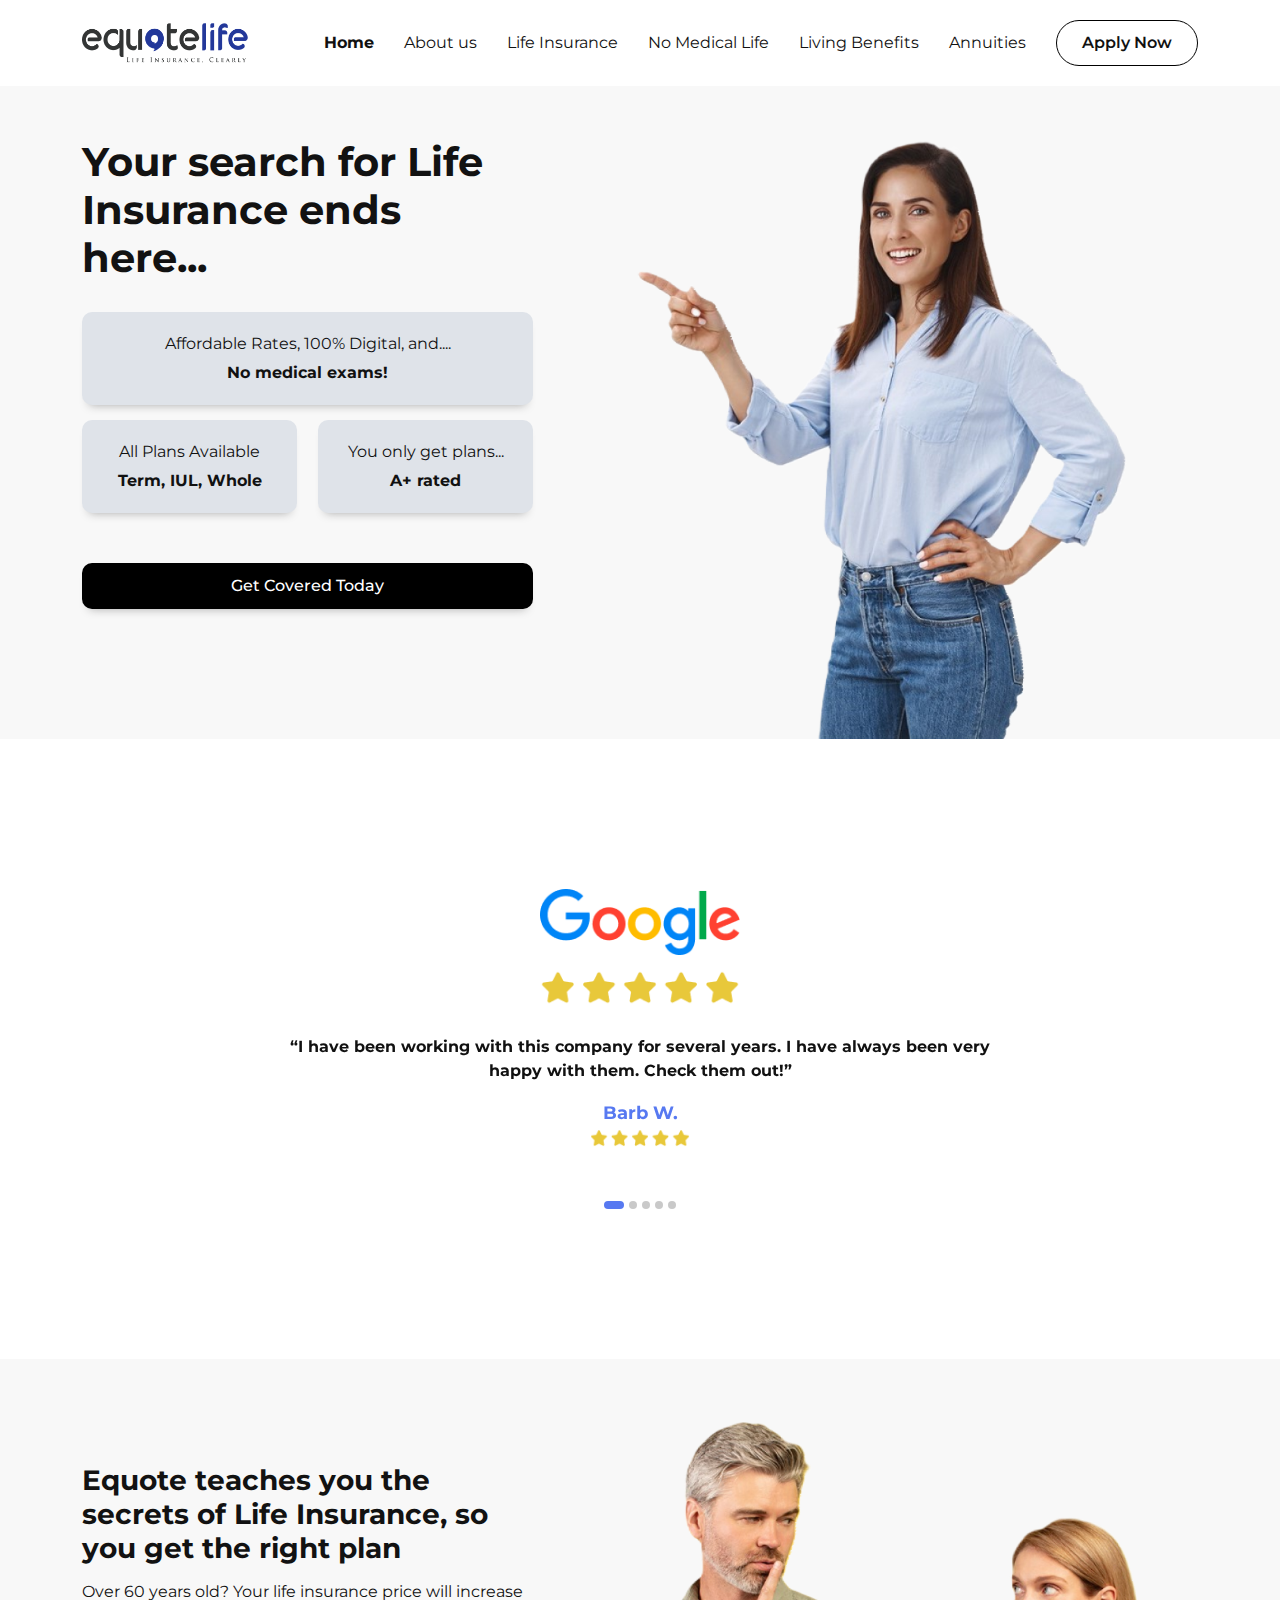
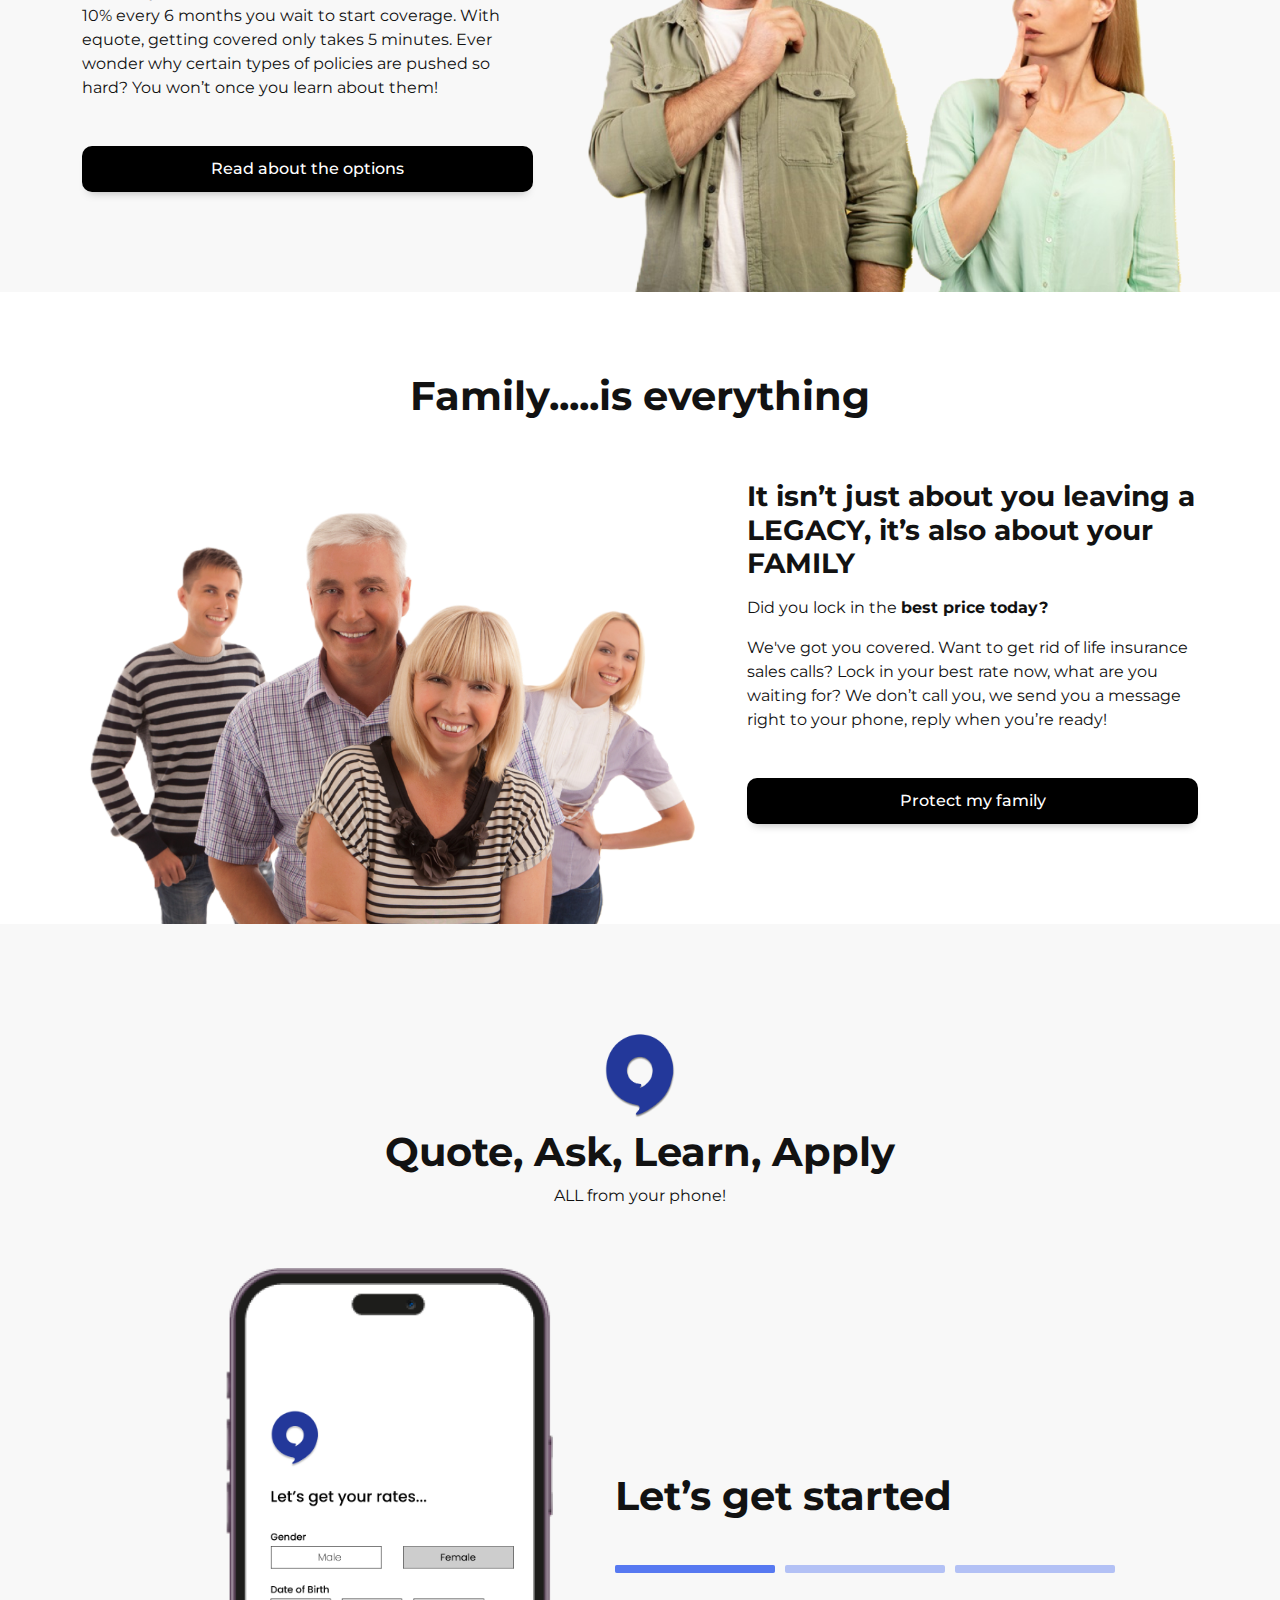
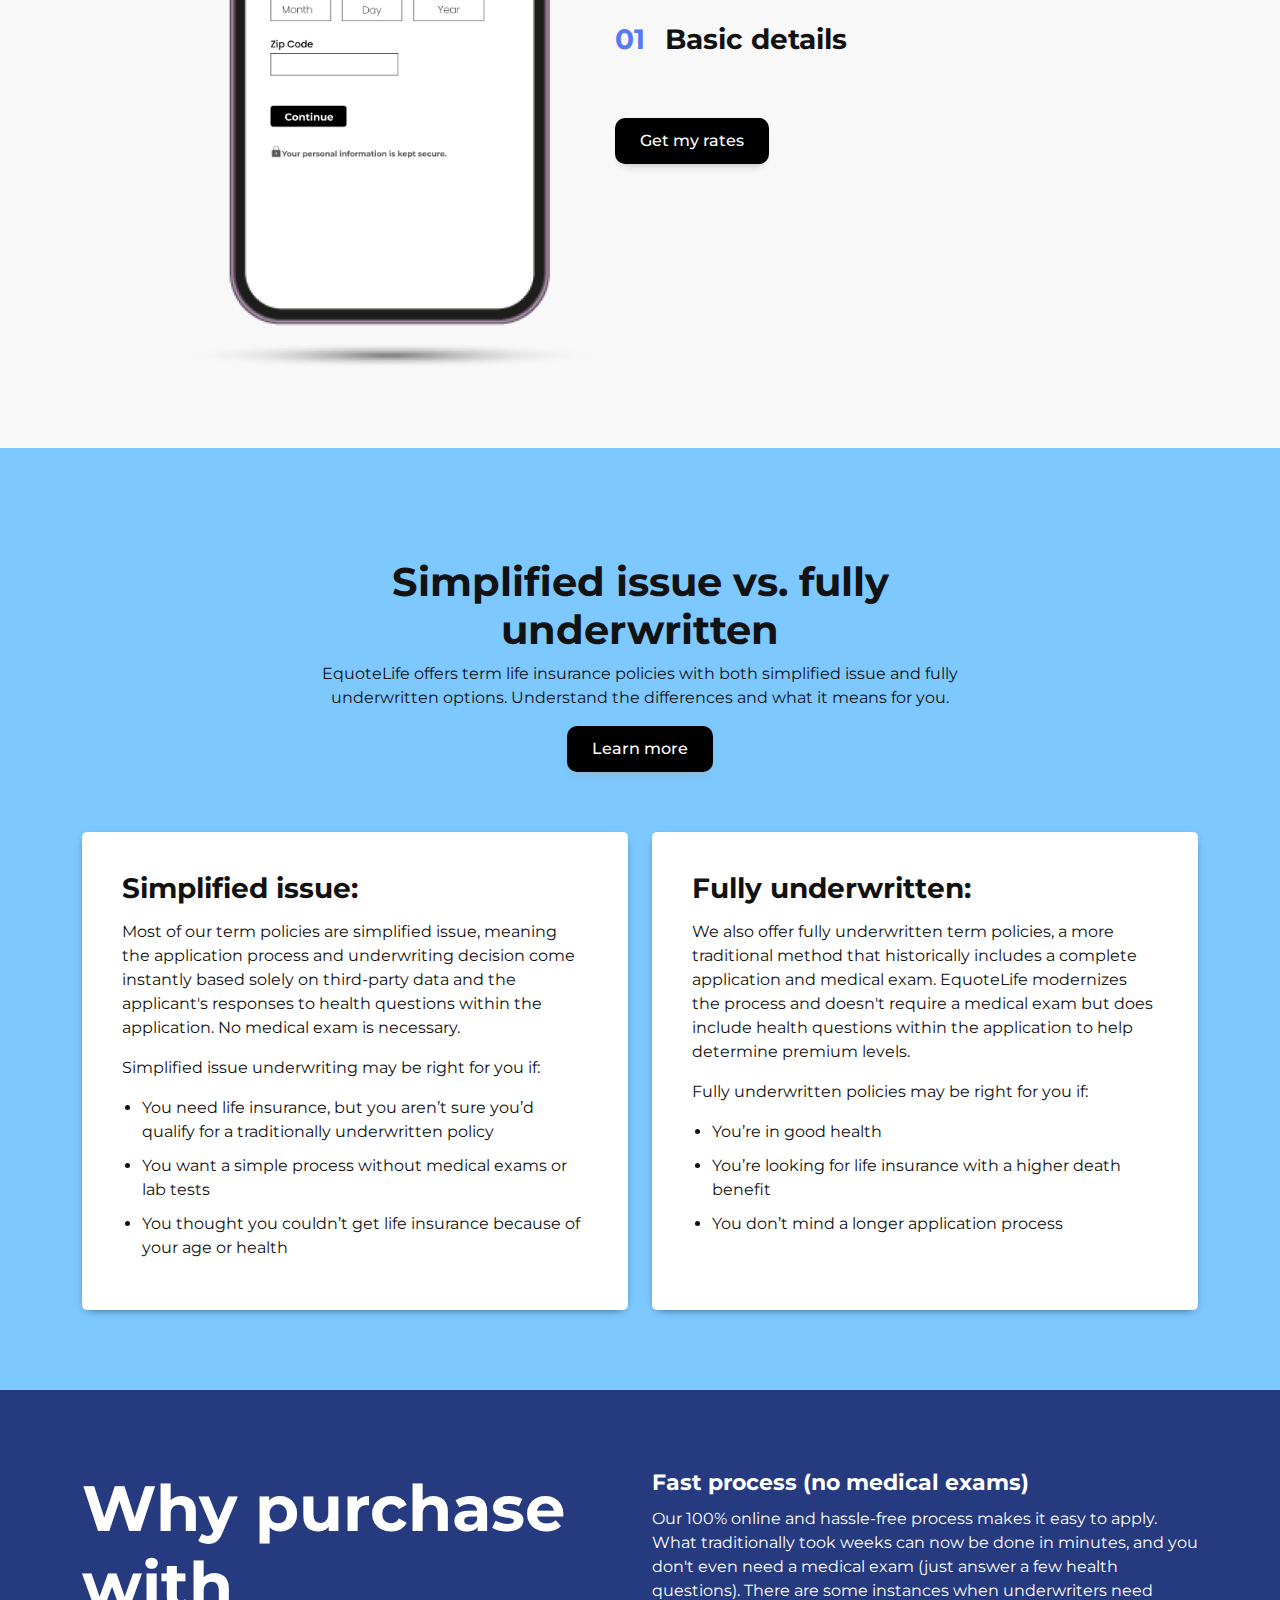
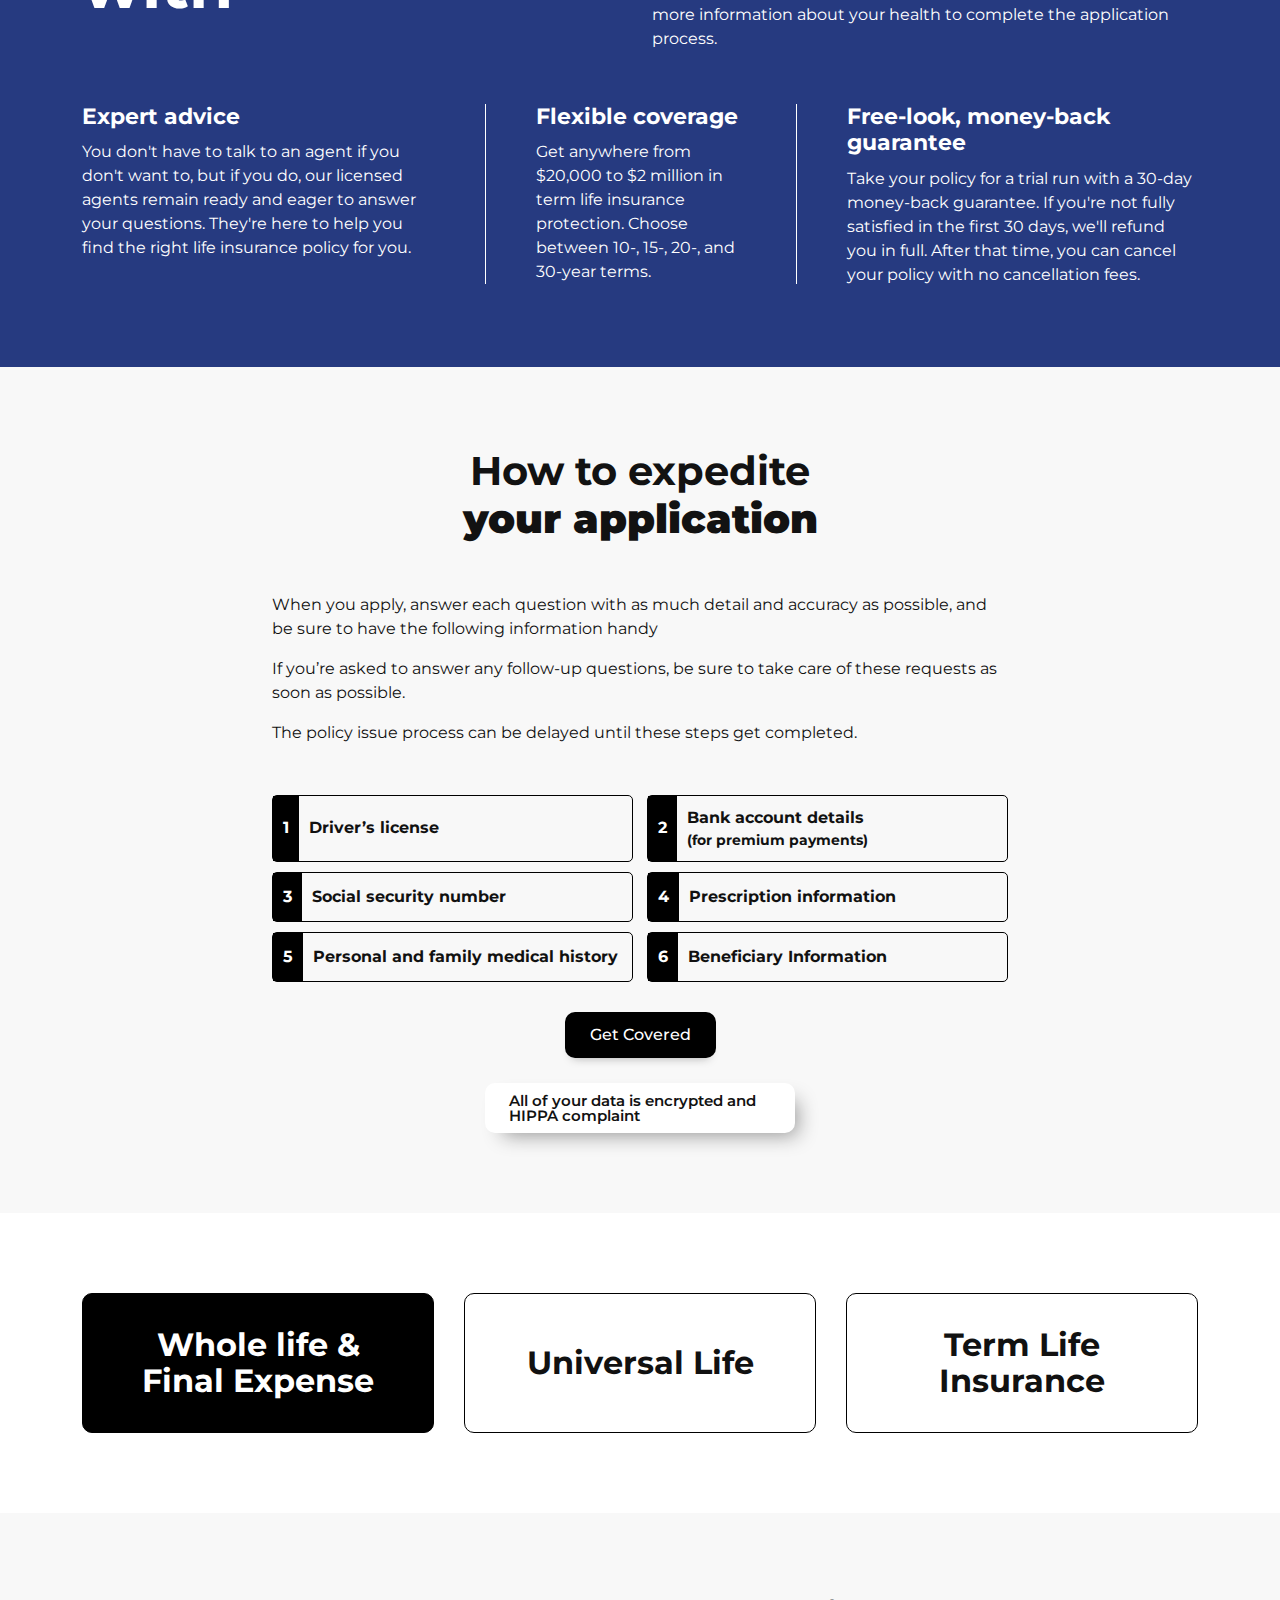
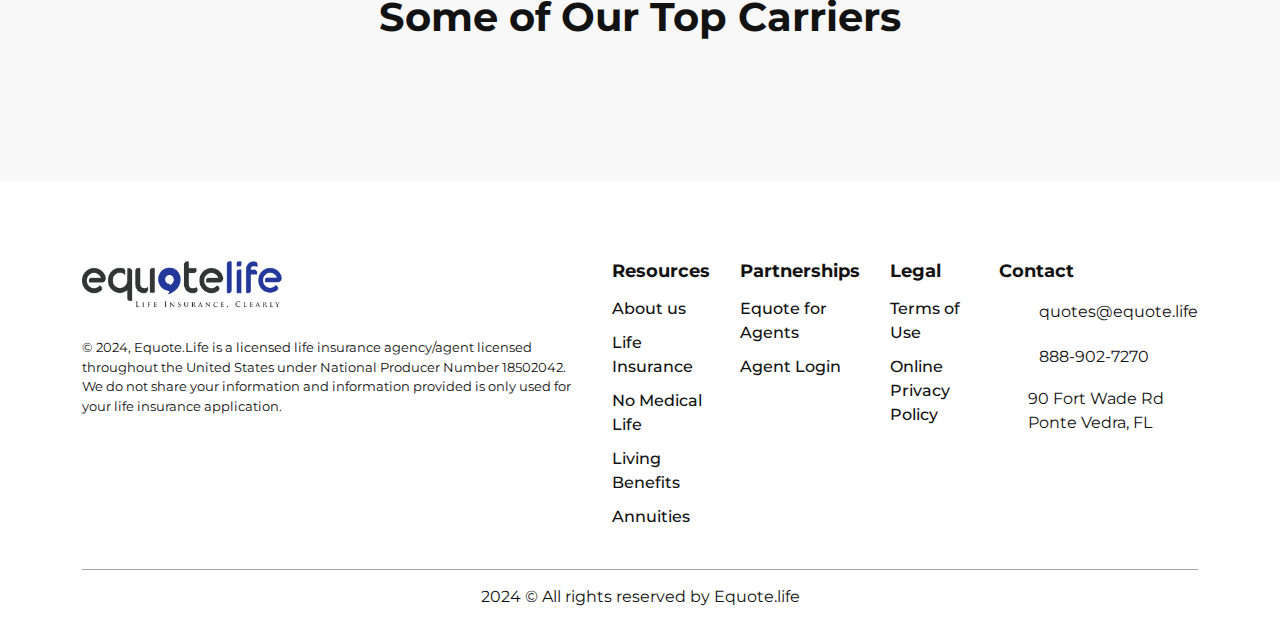
<file: index.html>
<!doctype html>
<html lang="en-US">
    <head>
        <meta charset="utf-8">
        <meta http-equiv="x-ua-compatible" content="ie=edge">
        <title>Site Title Here</title>
        <meta name="description" content="">
        <meta name="viewport" content="width=device-width, initial-scale=1"> 
        <meta content="This is a awesome website" name="description" />
        <meta content="This is a awesome website" property="twitter:description" />
        <meta content="This is a awesome website" property="og:description" />
        <meta content="Add title or heading" property="og:title" />
        <meta content="Add title or heading " property="twitter:title" />
        <meta property="og:type" content="website" />
        <meta content="summary_large_image" name="twitter:card" />
        <meta content="assets/img/seothumb.png" property="og:image" />
        <meta content="assets/img/seothumb.png" property="twitter:image" />
		<link rel="shortcut icon" type="image/x-icon" href="favicon.ico">

        
		<!-- CSS here -->
        <link rel="stylesheet" href="assets/css/bootstrap.min.css">
        <link rel="stylesheet" href="assets/css/owl.carousel.min.css">   
        <link rel="stylesheet" href="assets/css/style.css">
        <link rel="stylesheet" href="assets/css/responsive.css">
    </head>
    <body>

       
    <!-- header-area START -->
    <div class="header-area">
        <div class="container">
            <div class="row align-items-center">
                <div class="col-lg-2 col-6">
                    <a href="index.html" class="logo-area"><img loading="lazy"  src="assets/img/logo.png" alt=""></a>
                </div>
                <div class="col-lg-10 d-none d-lg-block text-right">
                    <div class="menu-area">
                        <nav>
                            <ul>
                                <li><a href="./index.html" class="active">Home</a></li>
                                <li><a href="./about.html">About us</a></li>
                                <li><a href="./lifeinsurance.html">Life Insurance</a></li>
                                <li><a href="./nomed.html">No Medical Life</a></li>
                                <li><a href="./living-benefits.html">Living Benefits</a></li> 
                                <li><a href="./annuities.html">Annuities</a></li>  
                            </ul>
                            <a href="./appform.html">Apply Now</a>
                        </nav>
                    </div>
                </div>
                <div class="col-6 d-block d-lg-none text-center">
                    <div class="bar">
                        <a class="bar-icon siteBar-btn" href="#">
                            <span></span>
                        </a>
                    </div>
                </div>
            </div>
        </div>
    </div>
        <!-- mobile-menu START -->
        <div class="mobile-menu">
            <a href="#" class="logo"><img loading="lazy"  src="assets/img/logo.png" alt=""></a>
            <a href="#" class="bars siteBar-btn"><svg class="bi bi-x" width="1em" height="1em" viewBox="0 0 16 16" fill="currentColor" xmlns="http://www.w3.org/2000/svg">
                <path fill-rule="evenodd" d="M11.854 4.146a.5.5 0 010 .708l-7 7a.5.5 0 01-.708-.708l7-7a.5.5 0 01.708 0z" clip-rule="evenodd"/>
                <path fill-rule="evenodd" d="M4.146 4.146a.5.5 0 000 .708l7 7a.5.5 0 00.708-.708l-7-7a.5.5 0 00-.708 0z" clip-rule="evenodd"/>
            </svg></a> 
            <nav> 
                <ul>
                    <li><a href="./index.html" class="active">Home</a></li>
                    <li><a href="./about.html">About us</a></li>
                    <li><a href="./lifeinsurance.html">Life Insurance</a></li>
                    <li><a href="./nomed.html">No Medical Life</a></li>
                    <li><a href="./living-benefits.html">Living Benefits</a></li> 
                    <li><a href="./annuities.html">Annuities</a></li>  
                </ul>
                <a href="./appform.html">Apply Now</a>
            </nav> 
        </div> 
        <div class="menuShadow"></div>
    <!-- header-area END -->





    <!-- main START -->
    <main>


        <!-- Hero-area STARTED -->
        <section class="hero-area withImg grayBg"> 
            <div class="container">
                <div class="row">
                    <div class="col-lg-5">
                        <div class="hero-wrap content-wrap">
                            <h1>Your search for Life Insurance ends here...</h1>
                            <ul class="opt">
                                <li><p>Affordable Rates, 100% Digital, and.... <b>No medical exams!</b></p> </li>
                                <li><p>All Plans Available <b>Term, IUL, Whole</b></p> </li>
                                <li><p>You only get plans... <b>A+ rated</b></p> </li>
                            </ul>
                            <a href="#" class="theme-btn">Get Covered Today</a>
                        </div>
                    </div>
                    <div class="col-lg-7">
                        <div class="content-img">
                            <img loading="lazy" class="d-none d-lg-block" src="assets/img/img2.png" alt="">
                            <img loading="lazy" class="d-md-block d-lg-none" src="assets/img/img2.1.png" alt="">
                        </div>
                    </div>
                </div>
            </div>
        </section>
        <!-- Hero-area END -->

        <!-- Feedback-area STARTED -->
        <section class="feedback-area">
            <div class="container">
                <div class="row">
                    <div class="col-lg-8 offset-lg-2 text-center">
                        <div class="all-feedbacks owl-carousel">
                            <div class="single-feedback">
                                <div class="single-feedback-top">
                                    <img loading="lazy"  src="assets/img/brand.png" alt="" class="brand">
                                    <img loading="lazy"  src="assets/img/rating.png" alt="" class="ratings">
                                </div>
                                <div class="single-feedback-bottom">
                                    <p><b>“I have been working with this company for several years. I have always been very happy with them. Check them out!”</b></p>

                                    <h5>Barb W.</h5>
                                    <img loading="lazy"  src="assets/img/rating.png" alt="" >
                                </div>
                            </div>
                            <div class="single-feedback">
                                <div class="single-feedback-top">
                                    <img loading="lazy"  src="assets/img/brand.png" alt="" class="brand">
                                    <img loading="lazy"  src="assets/img/rating.png" alt="" class="ratings">
                                </div>
                                <div class="single-feedback-bottom">
                                    <p><b>“When I needed to get life insurance for my mother, I ended up also getting it for myself too....was blown away with the accuracy, details, and knowledge I got from them.”</b></p>

                                    <h5>Derek B</h5>
                                    <img loading="lazy"  src="assets/img/rating.png" alt="" >
                                </div>
                            </div>
                            <div class="single-feedback">
                                <div class="single-feedback-top">
                                    <img loading="lazy"  src="assets/img/brand.png" alt="" class="brand">
                                    <img loading="lazy"  src="assets/img/rating.png" alt="" class="ratings">
                                </div>
                                <div class="single-feedback-bottom">
                                    <p><b>“Have looked at life insurance for a while now and, since I am 68 years old, was frustrated but they got me what I need, great rate, great people.”</b></p>

                                    <h5>James R.</h5>
                                    <img loading="lazy"  src="assets/img/rating.png" alt="" >
                                </div>
                            </div>
                            <div class="single-feedback">
                                <div class="single-feedback-top">
                                    <img loading="lazy"  src="assets/img/brand.png" alt="" class="brand">
                                    <img loading="lazy"  src="assets/img/rating.png" alt="" class="ratings">
                                </div>
                                <div class="single-feedback-bottom">
                                    <p><b>“No pressure, no calls all the time, and I found a plan I didn’t even no existed, was approved that day. My husband too. Easy to deal with and knowledgeable.”</b></p>

                                    <h5>Wendy D.</h5>
                                    <img loading="lazy"  src="assets/img/rating.png" alt="" >
                                </div>
                            </div>
                            <div class="single-feedback">
                                <div class="single-feedback-top">
                                    <img loading="lazy"  src="assets/img/brand.png" alt="" class="brand">
                                    <img loading="lazy"  src="assets/img/rating.png" alt="" class="ratings">
                                </div>
                                <div class="single-feedback-bottom">
                                    <p><b>“I have an awesome Agent....Provides great, timely, responsive communicative service, available by phone, text or email.”</b></p>

                                    <h5>Elizabeth F.</h5>
                                    <img loading="lazy"  src="assets/img/rating.png" alt="" >
                                </div>
                            </div>
                        </div>
                    </div>
                </div>
            </div>
        </section>
        <!-- Feedback-area END -->


        <!-- equote-area STARTED -->
        <section class="equote-area withImg grayBg">
            <div class="container">
                <div class="row">
                    <div class="col-lg-5">
                        <div class="content-wrap">
                            <h3>Equote teaches you the secrets of Life Insurance, so you get the right plan</h3>
                            <p>Over 60 years old? Your life insurance price will increase 10% every 6 months you wait to start coverage. With equote, getting covered only takes 5 minutes.  Ever wonder why certain types of policies are pushed so hard?  You won’t once you learn about them!</p>
                            <a href="#" class="theme-btn">Read about the options</a>
                        </div>
                    </div>
                    <div class="col-lg-7">
                        <div class="content-img">
                            <img loading="lazy"  src="assets/img/img3.png" alt="">
                        </div>
                    </div>
                </div>
            </div>
        </section>
        <!-- equote-area END --> 


        <!-- family-area STARTED -->
        <section class="family-area withImg rightMode">
            <div class="container">
                <div class="row">
                    <div class="col-lg-12">
                        <div class="section-title">
                            <h1>Family.....is everything</h1>
                        </div>
                    </div>
                    <div class="col-lg-7">
                        <div class="content-img">
                            <img loading="lazy"  src="assets/img/img.png" alt="">
                        </div>
                    </div>
                    <div class="col-lg-5">
                        <div class="content-wrap">
                            <h3>It isn’t just about you leaving a LEGACY, it’s also about your FAMILY</h3>
                            <p>Did you lock in the <b>best price today?</b></p>
                            <p>We've got you covered.  Want to get rid of life insurance sales calls?  Lock in your best rate now, what are you waiting for?  We don’t call you, we send you a message right to your phone, reply when you’re ready!</p>
                            <a href="#" class="theme-btn">Protect my family</a>
                        </div>
                    </div>
                </div>
            </div>
        </section>
        <!-- family-area END -->


        <!-- getstarted-area STARTED -->
        <section class="getstarted-area grayBg">
            <div class="container">
                <div class="row">
                    <div class="col-lg-12">
                        <div class="section-title">
                            <img loading="lazy"  src="assets/img/logo2.png" alt="">
                            <h1>Quote, Ask, Learn, Apply</h1>
                            <p>ALL from your phone!</p>
                        </div>
                    </div>
                    <div class="col-lg-12">
                        <div class="getstarted-wrap first_step">
                            <div class="getstarted-img">
                                <img loading="lazy" class="first" src="assets/img/screen.png" alt="">
                                <img loading="lazy" class="second" src="assets/img/screen2.png" alt="">
                                <img loading="lazy" class="third" src="assets/img/screen3.png" alt="">
                            </div>
                            <div class="getstarted-content">
                                <h2>Let’s get started</h2>
                                <ul>
                                    <li class="active"></li>
                                    <li></li>
                                    <li></li>
                                </ul>
                                <div class="get_items"> 
                                    <div class="get_singleItem active">  
                                        <h4><span>01</span> Basic details</h4>
                                    </div>
                                    <div class="get_singleItem"> 
                                        <h4><span>02</span> Health</h4>
                                    </div>
                                    <div class="get_singleItem">  
                                        <h4><span>03</span> Coverage Amount</h4>
                                    </div>
                                </div>
                                <a href="#" class="theme-btn">Get my rates</a>
                            </div>
                        </div>
                    </div>
                </div>
            </div>
        </section>
        <!-- getstarted-area END -->
 
        <!-- info-area STARTED -->
        <section class="info-area softblueBg">
            <div class="container">
                <div class="row">
                    <div class="col-lg-8 offset-lg-2">
                        <div class="section-title"> 
                            <h1>Simplified issue vs. fully underwritten</h1>
                            <p>EquoteLife offers term life insurance policies with both simplified issue and fully underwritten options. Understand the differences and what it means for you.</p>
                            <a href="#" class="theme-btn">Learn more</a>
                        </div>
                    </div>
                    <div class="col-lg-6">
                        <div class="info-blk">
                            <h3>Simplified issue:</h3>
                            <p>Most of our term policies are simplified issue, meaning the application process and underwriting decision come instantly based solely on third-party data and the applicant's responses to health questions within the application. No medical exam is necessary.</p>
                            <p>Simplified issue underwriting may be right for you if:</p>
                            <ul>
                                <li>You need life insurance, but you aren’t sure you’d qualify for a traditionally underwritten policy</li>
                                <li>You want a simple process without medical exams or lab tests</li>
                                <li>You thought you couldn’t get life insurance because of your age or health</li>
                            </ul>
                        </div>
                    </div>
                    <div class="col-lg-6">
                        <div class="info-blk">
                            <h3>Fully underwritten:</h3>
                            <p>We also offer fully underwritten term policies, a more traditional method that historically includes a complete application and medical exam. EquoteLife modernizes the process and doesn't require a medical exam but does include health questions within the application to help determine premium levels. </p>
                            <p>Fully underwritten policies may be right for you if:</p>
                            <ul>
                                <li>You’re in good health</li>
                                <li>You’re looking for life insurance with a higher death benefit</li>
                                <li>You don’t mind a longer application process</li>
                            </ul>
                        </div>
                    </div>
                </div>
            </div>
        </section>
        <!-- info-area END -->
 
        <!-- purchase_details-area STARTED -->
        <div class="purchase_details-area blueBg">
            <div class="container">
                <div class="row">
                    <div class="col-lg-6">
                        <div class="purchase-details">
                            <h1>Why purchase with <img loading="lazy"  src="assets/img/wlogo.png" alt=""></h1>
                        </div>
                    </div>
                    <div class="col-lg-6">
                        <div class="purchase-details">
                            <h4>Fast process (no medical exams)</h4>
                            <p>Our 100% online and hassle-free process makes it easy to apply. What traditionally took weeks can now be done in minutes, and you don't even need a medical exam (just answer a few health questions). There are some instances when underwriters need more information about your health to complete the application process.</p>
                        </div>
                    </div>
                    <div class="col-lg-12">
                        <div class="purchase-details-multiblk">
                            <div class="purchase-details">
                                <h4>Expert advice</h4>
                                <p>You don't have to talk to an agent if you don't want to, but if you do, our licensed agents remain ready and eager to answer your questions. They're here to help you find the right life insurance policy for you.</p>
                            </div>
                            <div class="purchase-details">
                                <h4>Flexible coverage</h4>
                                <p>Get anywhere from $20,000 to $2 million in term life insurance protection. Choose between 10-, 15-, 20-, and 30-year terms.</p>
                            </div>
                            <div class="purchase-details">
                                <h4>Free-look,
                                    money-back guarantee</h4>
                                <p>Take your policy for a trial run with a 30-day money-back guarantee. If you're not fully satisfied in the first 30 days, we'll refund you in full. After that time, you can cancel your policy with no cancellation fees.</p>
                            </div>
                        </div>
                    </div>
                </div>
            </div>
        </div>
        <!-- purchase_details-area END -->

        <!-- application-area START -->
        <section class="application-area grayBg">
            <div class="container">
                <div class="row">
                    <div class="col-lg-8 offset-lg-2 ">
                        <div class="application-wrap">
                            <h1>How to expedite <b>your application</b></h1>
                            <p>When you apply, answer each question with as much detail and accuracy as possible, and be sure to have the following information handy</p>
                            <p>If you’re asked to answer any follow-up questions, be sure to take care of these requests as soon as possible.</p>
                            <p>The policy issue process can be delayed until these steps get completed.</p>
                            <ul>
                                <li>
                                    <b>1</b>
                                    <div>
                                        <p>Driver’s license</p>
                                    </div>
                                </li>
                                <li>
                                    <b>2</b>
                                    <div>
                                        <p>Bank account details <span>(for premium payments)</span></p>
                                    </div>
                                </li>
                                <li>
                                    <b>3</b>
                                    <div>
                                        <p>Social security number</p>
                                    </div>
                                </li>
                                <li>
                                    <b>4</b>
                                    <div>
                                        <p>Prescription information</p>
                                    </div>
                                </li>
                                <li>
                                    <b>5</b>
                                    <div>
                                        <p>Personal and family medical history</p>
                                    </div>
                                </li>
                                <li>
                                    <b>6</b>
                                    <div>
                                        <p>Beneficiary Information</p>
                                    </div>
                                </li>
                            </ul>
                            <a href="#" class="theme-btn">Get Covered</a>
                            <div class="security-blk">
                                <img loading="lazy"  src="assets/img/security.png" alt="">
                                <p>All of your data is encrypted
                                    and HIPPA complaint</p>
                            </div>
                        </div>
                    </div>
                </div>
            </div>
        </section>
        <!-- application-area END -->


        <!-- type-area STARTED -->
        <section class="type-area">
            <div class="container">
                <div class="row">
                    <div class="col-lg-12">
                        <div class="all-types">
                            <a class="single-type active" href="javascript:void(0)">Whole life & Final Expense</a>
                            <a class="single-type" href="javascript:void(0)">Universal Life</a>
                            <a class="single-type" href="javascript:void(0)">Term Life Insurance</a>
                        </div>
                    </div>
                </div>
            </div>
        </section>
        <!-- type-area END -->

        <!-- brands-area STARTED -->
        <section class="brands-area grayBg">
            <div class="container">
                <div class="row">
                    <div class="col-lg-12">
                        <div class="section-title"> 
                            <h1>Some of Our Top Carriers</h1> 
                        </div>
                    </div>
                    <div class="col-lg-12">
                        <div class="brands">
                            <img loading="lazy"  src="assets/img/brand2.png" alt="">
                            <img loading="lazy"  src="assets/img/brand4.png" alt="">
                            <img loading="lazy"  src="assets/img/brand3.png" alt="">
                            <img loading="lazy"  src="assets/img/brand5.png" alt="">
                        </div>
                    </div>
                </div>
            </div>
        </section>
        <!-- brands-area END -->

    </main>
    <!-- main END -->


    <!-- Footer STARTED -->
    <footer>
        <div class="container">
            <div class="row">
                <div class="col-lg-12">
                    <div class="footer-top-wrap">
                        <div class="footer-about">
                            <a href="#" class="footer-logo"><img loading="lazy"  src="assets/img/logo.png" alt=""></a>
                            <p>© 2024, <a href="#">Equote.Life</a> is a licensed life insurance agency/agent licensed throughout the United States under National Producer Number 18502042. We do not share your information and information provided is only used for your life insurance application.</p>
                        </div>
                        <div class="fwidget">
                            <h5>Resources</h5>
                            <ul>  
                                <li><a href="./about.html">About us</a></li>
                                <li><a href="./lifeinsurance.html">Life Insurance</a></li>
                                <li><a href="./nomed.html">No Medical Life</a></li>
                                <li><a href="./living-benefits.html">Living Benefits</a></li> 
                                <li><a href="./annuities.html">Annuities</a></li>   
                            </ul>
                            
                        </div>
                        <div class="fwidget">
                            <h5>Partnerships</h5>
                            <ul>
                                <li><a href="#">Equote for Agents</a></li>
                                <li><a href="#">Agent Login</a></li> 
                            </ul>
                        </div>
                        <div class="fwidget">
                            <h5>Legal</h5>
                            <ul>
                                <li><a href="#">Terms of Use </a></li>
                                <li><a href="#">Online Privacy Policy </a></li> 
                            </ul>
                        </div> 
                        <div class="contact_item">
                            <h5>Contact</h5>
                            <ul>
                                <li><span><img loading="lazy"  src="assets/img/email.png" alt=""></span> <a href="mailto:quotes@equote.life">quotes@equote.life</a></li>
                                <li><span><img loading="lazy"  src="assets/img/call.png" alt=""></span><a href="tel:888-902-7270">888-902-7270</a></li>
                                <li><span><img loading="lazy"  src="assets/img/location.png" alt=""></span><a href="#">90 Fort Wade Rd Ponte Vedra, FL</a></li> 
                            </ul>
                            <div class="social">
                                <a href="#"><img loading="lazy"  src="assets/img/fb.png" alt=""></a>
                                <a href="#"><img loading="lazy"  src="assets/img/linkedin.png" alt=""></a>
                                <a href="#"><img loading="lazy"  src="assets/img/insta.png" alt=""></a>
                            </div>
                        </div>  
                    </div> 
                    <p class="copyright">2024 © All rights reserved by Equote.life</p>
                </div>
            </div>
        </div>
    </footer>
    <!-- Footer END -->












    
		<!-- JS here --> 
        <script src="assets/js/jquery-3.7.1.min.js"></script>
        <script src="assets/js/bootstrap.bundle.min.js"></script>
        <script src="assets/js/owl.carousel.min.js"></script> 
        <script src="assets/js/main.js"></script>
    </body>
</html>
</file>
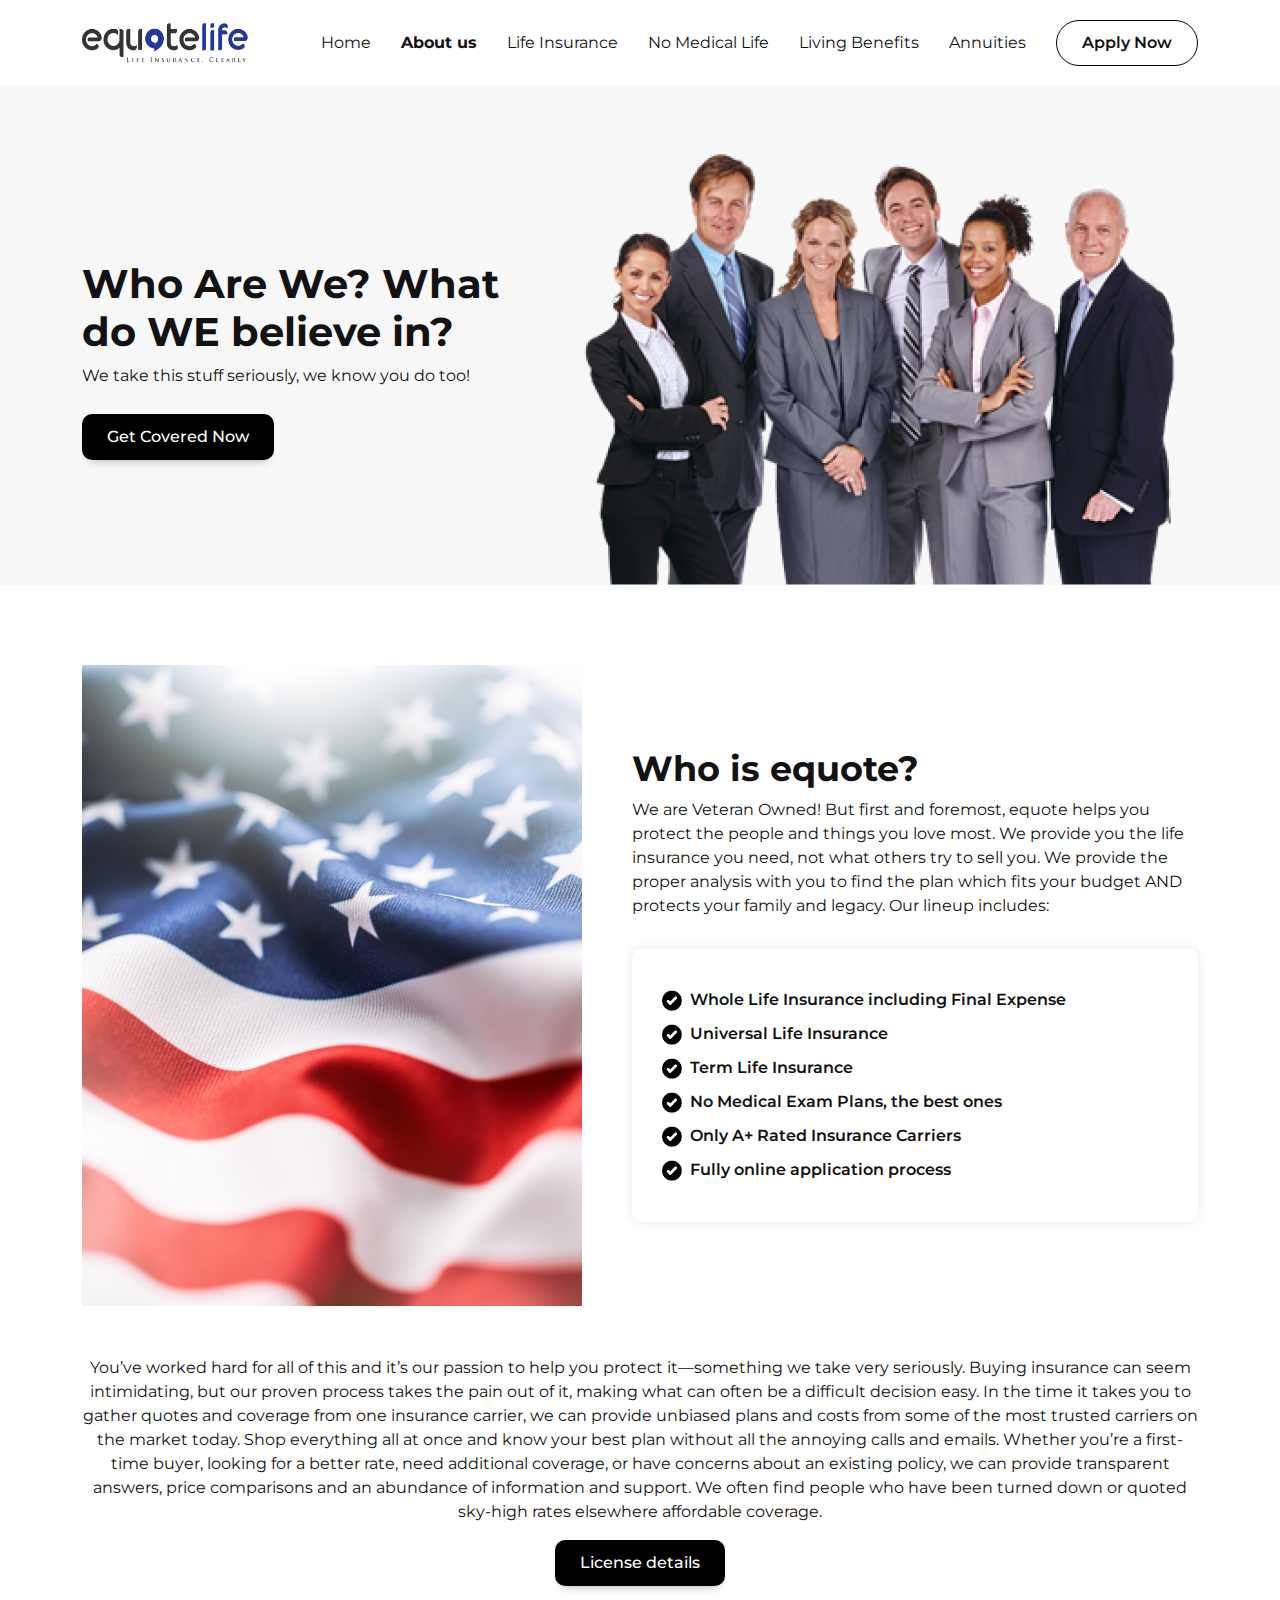
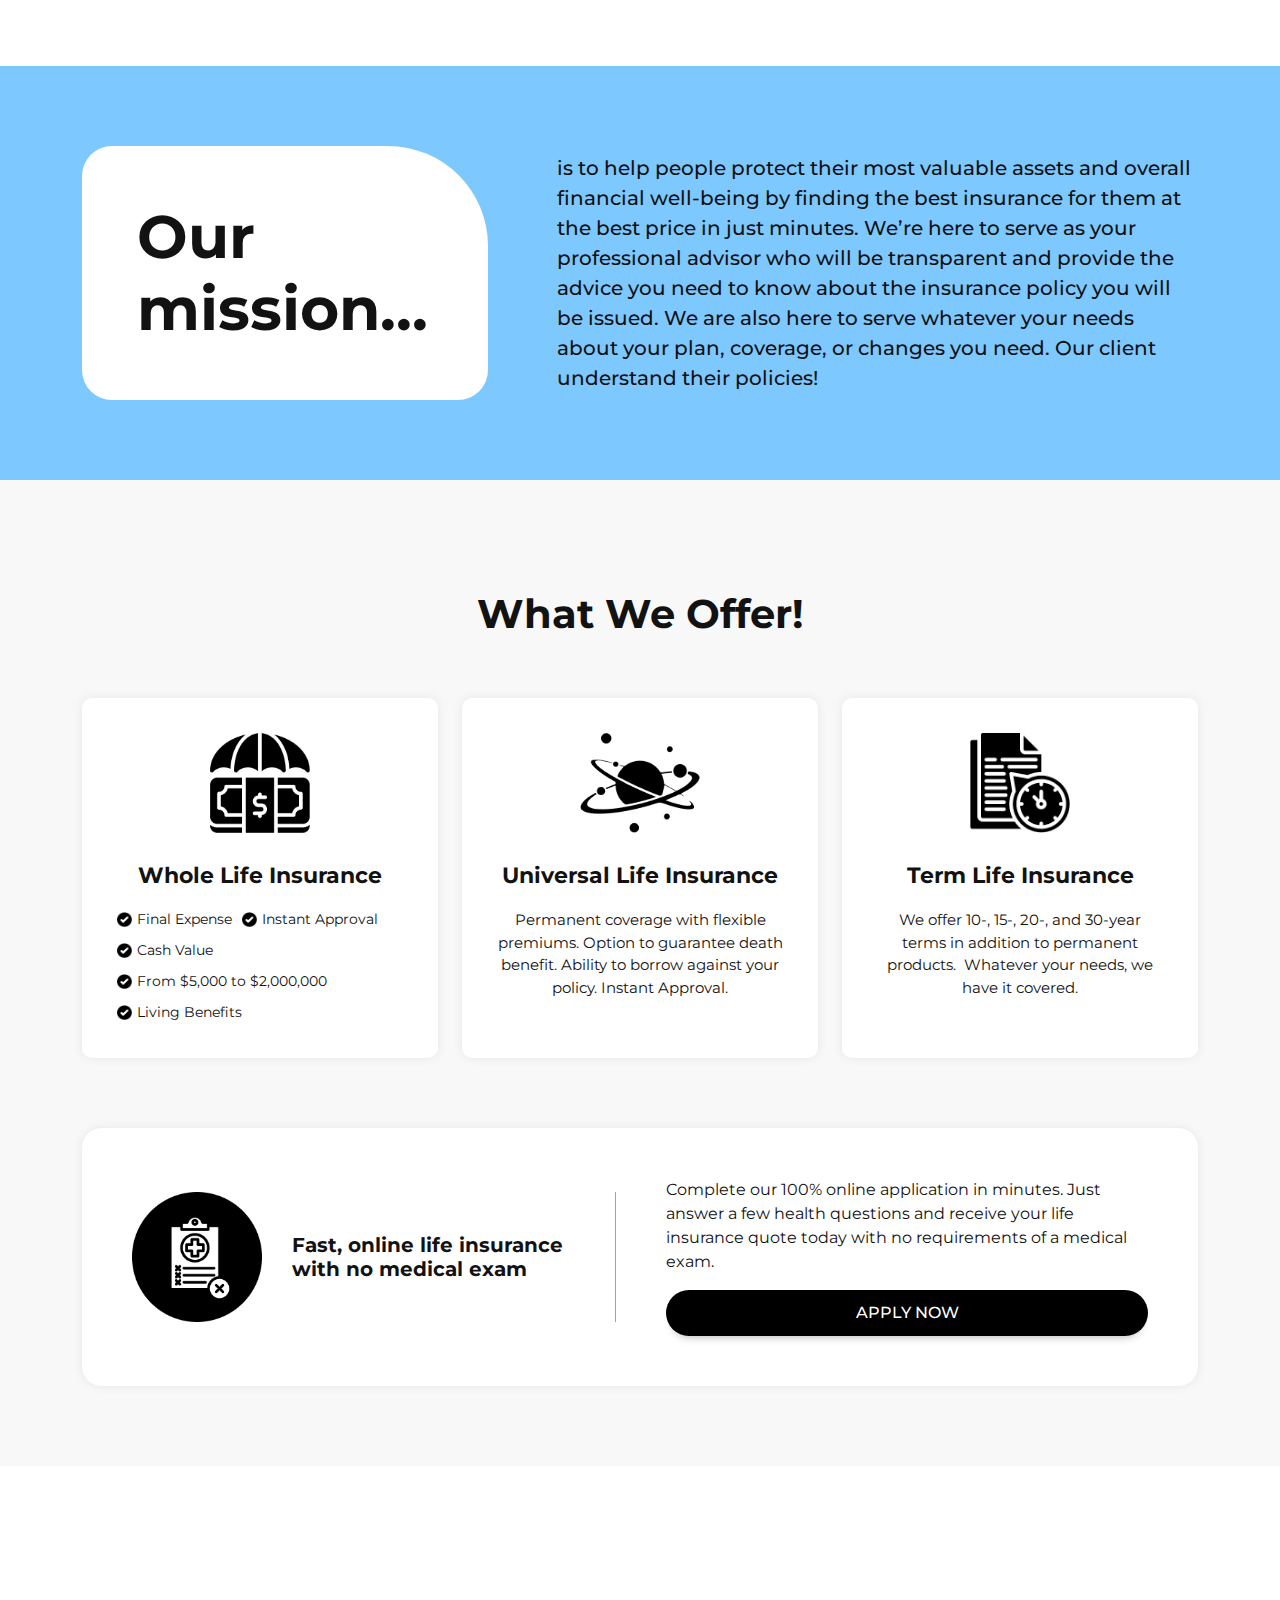
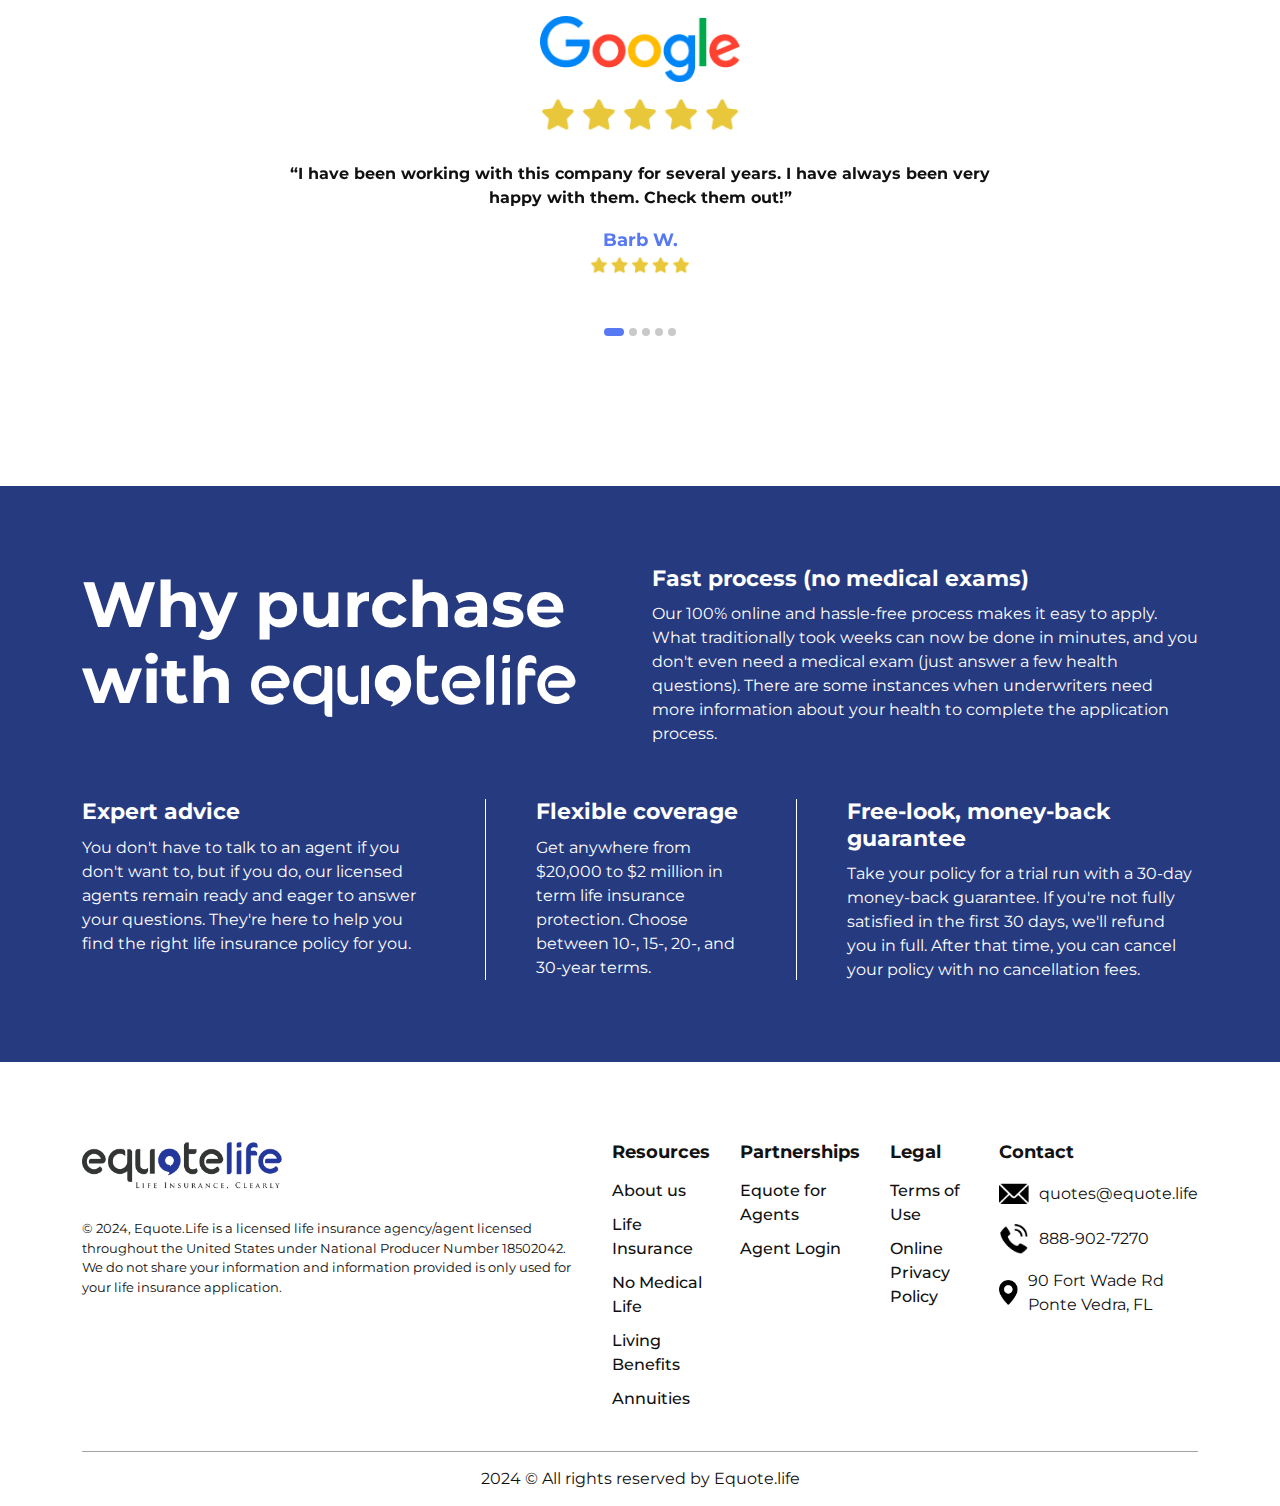
<file: about.html>
<!doctype html>
<html lang="en-US">
    <head>
        <meta charset="utf-8">
        <meta http-equiv="x-ua-compatible" content="ie=edge">
        <title>Site Title Here</title>
        <meta name="description" content="">
        <meta name="viewport" content="width=device-width, initial-scale=1"> 
        <meta content="This is a awesome website" name="description" />
        <meta content="This is a awesome website" property="twitter:description" />
        <meta content="This is a awesome website" property="og:description" />
        <meta content="Add title or heading" property="og:title" />
        <meta content="Add title or heading " property="twitter:title" />
        <meta property="og:type" content="website" />
        <meta content="summary_large_image" name="twitter:card" />
        <meta content="assets/img/seothumb.png" property="og:image" />
        <meta content="assets/img/seothumb.png" property="twitter:image" />
		<link rel="shortcut icon" type="image/x-icon" href="favicon.ico">

        
		<!-- CSS here -->
        <link rel="stylesheet" href="assets/css/bootstrap.min.css">
        <link rel="stylesheet" href="assets/css/owl.carousel.min.css">   
        <link rel="stylesheet" href="assets/css/style.css">
        <link rel="stylesheet" href="assets/css/responsive.css">
    </head>
    <body>

       
    <!-- header-area START -->
    <div class="header-area">
        <div class="container">
            <div class="row align-items-center">
                <div class="col-lg-2 col-6">
                    <a href="index.html" class="logo-area"><img loading="lazy"  src="assets/img/logo.png" alt=""></a>
                </div>
                <div class="col-lg-10 d-none d-lg-block text-right">
                    <div class="menu-area">
                        <nav>
                            <ul>
                                <li><a href="./index.html">Home</a></li>
                                <li><a href="./about.html" class="active">About us</a></li>
                                <li><a href="./lifeinsurance.html">Life Insurance</a></li>
                                <li><a href="./nomed.html">No Medical Life</a></li>
                                <li><a href="./living-benefits.html">Living Benefits</a></li> 
                                <li><a href="./annuities.html">Annuities</a></li>  
                            </ul>
                            <a href="./appform.html">Apply Now</a>
                        </nav>
                    </div>
                </div>
                <div class="col-6 d-block d-lg-none text-center">
                    <div class="bar">
                        <a class="bar-icon siteBar-btn" href="#">
                            <span></span>
                        </a>
                    </div>
                </div>
            </div>
        </div>
    </div>
        <!-- mobile-menu START -->
        <div class="mobile-menu">
            <a href="#" class="logo"><img loading="lazy"  src="assets/img/logo.png" alt=""></a>
            <a href="#" class="bars siteBar-btn"><svg class="bi bi-x" width="1em" height="1em" viewBox="0 0 16 16" fill="currentColor" xmlns="http://www.w3.org/2000/svg">
                <path fill-rule="evenodd" d="M11.854 4.146a.5.5 0 010 .708l-7 7a.5.5 0 01-.708-.708l7-7a.5.5 0 01.708 0z" clip-rule="evenodd"/>
                <path fill-rule="evenodd" d="M4.146 4.146a.5.5 0 000 .708l7 7a.5.5 0 00.708-.708l-7-7a.5.5 0 00-.708 0z" clip-rule="evenodd"/>
            </svg></a> 
            <nav> 
                <ul>
                    <li><a href="./index.html">Home</a></li>
                    <li><a href="./about.html" class="active">About us</a></li>
                    <li><a href="./lifeinsurance.html">Life Insurance</a></li>
                    <li><a href="./nomed.html">No Medical Life</a></li>
                    <li><a href="./living-benefits.html">Living Benefits</a></li> 
                    <li><a href="./annuities.html">Annuities</a></li>  
                </ul>
                <a href="./appform.html">Apply Now</a>
            </nav> 
        </div> 
        <div class="menuShadow"></div>
    <!-- header-area END -->





    <!-- main START -->
    <main>


        <!-- Hero-area STARTED -->
        <section class="hero-area withImg grayBg normalHero"> 
            <div class="container">
                <div class="row">
                    <div class="col-lg-5">
                        <div class="content-wrap hero-wrap">
                            <h1>Who Are We? What do WE believe in?</h1>
                            <p>We take this stuff seriously, 
                                we know you do too!</p>
                            <a href="#" class="theme-btn">Get Covered Now</a>
                        </div>
                    </div>
                    <div class="col-lg-7">
                        <div class="content-img">
                            <img loading="lazy" class="fullInSmall" src="assets/img/img4.png" alt=""> 
                        </div>
                    </div>
                </div>
            </div>
        </section>
        <!-- Hero-area END -->


        <!-- About-area STARTED -->
        <section class="about-area">
            <div class="container">
                <div class="row">
                    <div class="col-lg-12">
                        <div class="about-wrap">
                            <img src="assets/img/usa.png" alt="" class="about-img">
                            <div class="about-content">
                                <h2>Who is equote?</h2>
                                <p>We are Veteran Owned! But first and foremost, equote helps you protect the people and things you love most.  We provide you the life insurance you need, not what others try to sell you.  We provide the proper analysis with you to find the plan which fits your budget AND protects your family and legacy.  Our lineup includes:</p>
                                <ul>
                                    <li>
                                        <img src="assets/img/tick.png" alt="">
                                        <span>Whole Life Insurance including Final Expense</span>
                                    </li>
                                    <li>
                                        <img src="assets/img/tick.png" alt="">
                                        <span>Universal Life Insurance </span>
                                    </li>
                                    <li>
                                        <img src="assets/img/tick.png" alt="">
                                        <span>Term Life Insurance</span>
                                    </li>
                                    <li>
                                        <img src="assets/img/tick.png" alt="">
                                        <span>No Medical Exam Plans, the best ones</span>
                                    </li>
                                    <li>
                                        <img src="assets/img/tick.png" alt="">
                                        <span>Only A+ Rated Insurance Carriers</span>
                                    </li>
                                    <li>
                                        <img src="assets/img/tick.png" alt="">
                                        <span>Fully online application process</span>
                                    </li>
                                </ul>
                            </div>
                        </div>
                        <div class="about-details">
                            <p>You’ve worked hard for all of this and it’s our passion to help you protect it—something we take very seriously. Buying insurance can seem intimidating, but our proven process takes the pain out of it, making what can often be a difficult decision easy.
                                In the time it takes you to gather quotes and coverage from one insurance carrier, we can provide unbiased plans and costs from some of the most trusted carriers on the market today. Shop everything all at once and know your best plan without all the annoying calls and emails.  Whether you’re a first-time buyer, looking for a better rate, need additional coverage, or have concerns about an existing policy, we can provide transparent answers, price comparisons and an abundance of information and support. We often find people who have been turned down or quoted sky-high rates elsewhere affordable coverage.</p>
                            <button class="theme-btn" type="button" data-bs-toggle="modal" data-bs-target="#details">License details</button>
                        </div>
                    </div>
                </div>
            </div>
        </section>
        <!-- About-area END -->

        <!-- mission-area STARTED -->
        <section class="mission-area softblueBg">
            <div class="container">
                <div class="row align-items-center">
                    <div class="col-lg-5">
                        <div class="mission-title">
                            <h1>Our mission...</h1>
                        </div>
                    </div>
                    <div class="col-lg-7">
                        <div class="mission-wrap">
                            <p>is to help people protect their most valuable assets and overall financial well-being by finding the best insurance for them at the best price in just minutes. We’re here to serve as your professional advisor who will be transparent and provide the advice you need to know about the insurance policy you will be issued.  We are also here to serve whatever your needs about your plan, coverage, or changes you need.  Our client understand their policies!</p>
                        </div>
                    </div>
                </div>
            </div>
        </section>
        <!-- mission-area END -->

        <!-- offer-area STARTED -->
        <section class="offer-area grayBg">
            <div class="container">
                <div class="row">
                    <div class="col-lg-12">
                        <div class="section-title">
                            <h1>What We Offer!</h1>
                        </div>
                    </div>
                    <div class="col-lg-4">
                        <div class="offer-blk text-center">
                            <img src="assets/img/offer.png" alt="">
                            <h4>Whole Life Insurance</h4>
                            <ul>
                                <li><img src="assets/img/tick.png" alt=""> Final Expense</li>
                                <li><img src="assets/img/tick.png" alt=""> Instant Approval</li>
                                <li><img src="assets/img/tick.png" alt=""> Cash Value</li>
                                <li><img src="assets/img/tick.png" alt=""> From $5,000 to $2,000,000</li>
                                <li><img src="assets/img/tick.png" alt=""> Living Benefits</li>
                            </ul>
                        </div>
                    </div>
                    <div class="col-lg-4">
                        <div class="offer-blk text-center">
                            <img src="assets/img/offer2.png" alt="">
                            <h4>Universal Life Insurance</h4>
                            <p>Permanent coverage with flexible premiums. Option to guarantee death benefit. Ability to borrow against your policy.  Instant Approval.</p>
                        </div>
                    </div>
                    <div class="col-lg-4">
                        <div class="offer-blk text-center">
                            <img src="assets/img/offer3.png" alt="">
                            <h4>Term Life Insurance</h4>
                            <p>We offer 10-, 15-, 20-, and 30-year terms in addition to permanent products.  Whatever your needs, we have it covered.</p>
                        </div>
                    </div>
                    <div class="col-lg-12">
                        <div class="ctabox">
                            <div class="ctabox-left">
                                <img src="assets/img/cta.png" alt="">
                                <h4>Fast, online life insurance
                                    with no medical exam</h4>
                            </div>
                            <div class="ctabox-right">
                                <p>Complete our 100% online application in minutes. Just answer a few health questions and receive your life insurance quote today with no requirements of a medical exam.</p>
                                <a href="#" class="theme-btn">APPLY NOW</a>
                            </div>
                        </div>
                    </div>
                </div>
            </div>
        </section>
        <!-- offer-area END -->


        <!-- Feedback-area STARTED -->
        <section class="feedback-area">
            <div class="container">
                <div class="row">
                    <div class="col-lg-8 offset-lg-2 text-center">
                        <div class="all-feedbacks owl-carousel">
                            <div class="single-feedback">
                                <div class="single-feedback-top">
                                    <img loading="lazy"  src="assets/img/brand.png" alt="" class="brand">
                                    <img loading="lazy"  src="assets/img/rating.png" alt="" class="ratings">
                                </div>
                                <div class="single-feedback-bottom">
                                    <p><b>“I have been working with this company for several years. I have always been very happy with them. Check them out!”</b></p>

                                    <h5>Barb W.</h5>
                                    <img loading="lazy"  src="assets/img/rating.png" alt="" >
                                </div>
                            </div>
                            <div class="single-feedback">
                                <div class="single-feedback-top">
                                    <img loading="lazy"  src="assets/img/brand.png" alt="" class="brand">
                                    <img loading="lazy"  src="assets/img/rating.png" alt="" class="ratings">
                                </div>
                                <div class="single-feedback-bottom">
                                    <p><b>“When I needed to get life insurance for my mother, I ended up also getting it for myself too....was blown away with the accuracy, details, and knowledge I got from them.”</b></p>

                                    <h5>Derek B</h5>
                                    <img loading="lazy"  src="assets/img/rating.png" alt="" >
                                </div>
                            </div>
                            <div class="single-feedback">
                                <div class="single-feedback-top">
                                    <img loading="lazy"  src="assets/img/brand.png" alt="" class="brand">
                                    <img loading="lazy"  src="assets/img/rating.png" alt="" class="ratings">
                                </div>
                                <div class="single-feedback-bottom">
                                    <p><b>“Have looked at life insurance for a while now and, since I am 68 years old, was frustrated but they got me what I need, great rate, great people.”</b></p>

                                    <h5>James R.</h5>
                                    <img loading="lazy"  src="assets/img/rating.png" alt="" >
                                </div>
                            </div>
                            <div class="single-feedback">
                                <div class="single-feedback-top">
                                    <img loading="lazy"  src="assets/img/brand.png" alt="" class="brand">
                                    <img loading="lazy"  src="assets/img/rating.png" alt="" class="ratings">
                                </div>
                                <div class="single-feedback-bottom">
                                    <p><b>“No pressure, no calls all the time, and I found a plan I didn’t even no existed, was approved that day. My husband too. Easy to deal with and knowledgeable.”</b></p>

                                    <h5>Wendy D.</h5>
                                    <img loading="lazy"  src="assets/img/rating.png" alt="" >
                                </div>
                            </div>
                            <div class="single-feedback">
                                <div class="single-feedback-top">
                                    <img loading="lazy"  src="assets/img/brand.png" alt="" class="brand">
                                    <img loading="lazy"  src="assets/img/rating.png" alt="" class="ratings">
                                </div>
                                <div class="single-feedback-bottom">
                                    <p><b>“I have an awesome Agent....Provides great, timely, responsive communicative service, available by phone, text or email.”</b></p>

                                    <h5>Elizabeth F.</h5>
                                    <img loading="lazy"  src="assets/img/rating.png" alt="" >
                                </div>
                            </div>
                        </div>
                    </div>
                </div>
            </div>
        </section>
        <!-- Feedback-area END -->

    
        <!-- purchase_details-area STARTED -->
        <div class="purchase_details-area blueBg">
            <div class="container">
                <div class="row">
                    <div class="col-lg-6">
                        <div class="purchase-details">
                            <h1>Why purchase with <img loading="lazy"  src="assets/img/wlogo.png" alt=""></h1>
                        </div>
                    </div>
                    <div class="col-lg-6">
                        <div class="purchase-details">
                            <h4>Fast process (no medical exams)</h4>
                            <p>Our 100% online and hassle-free process makes it easy to apply. What traditionally took weeks can now be done in minutes, and you don't even need a medical exam (just answer a few health questions). There are some instances when underwriters need more information about your health to complete the application process.</p>
                        </div>
                    </div>
                    <div class="col-lg-12">
                        <div class="purchase-details-multiblk">
                            <div class="purchase-details">
                                <h4>Expert advice</h4>
                                <p>You don't have to talk to an agent if you don't want to, but if you do, our licensed agents remain ready and eager to answer your questions. They're here to help you find the right life insurance policy for you.</p>
                            </div>
                            <div class="purchase-details">
                                <h4>Flexible coverage</h4>
                                <p>Get anywhere from $20,000 to $2 million in term life insurance protection. Choose between 10-, 15-, 20-, and 30-year terms.</p>
                            </div>
                            <div class="purchase-details">
                                <h4>Free-look,
                                    money-back guarantee</h4>
                                <p>Take your policy for a trial run with a 30-day money-back guarantee. If you're not fully satisfied in the first 30 days, we'll refund you in full. After that time, you can cancel your policy with no cancellation fees.</p>
                            </div>
                        </div>
                    </div>
                </div>
            </div>
        </div>
        <!-- purchase_details-area END -->
 
  

    </main>
    <!-- main END -->


    <!-- Footer STARTED -->
    <footer>
        <div class="container">
            <div class="row">
                <div class="col-lg-12">
                    <div class="footer-top-wrap">
                        <div class="footer-about">
                            <a href="#" class="footer-logo"><img loading="lazy"  src="assets/img/logo.png" alt=""></a>
                            <p>© 2024, <a href="#">Equote.Life</a> is a licensed life insurance agency/agent licensed throughout the United States under National Producer Number 18502042. We do not share your information and information provided is only used for your life insurance application.</p>
                        </div>
                        <div class="fwidget">
                            <h5>Resources</h5>
                            <ul>  
                                <li><a href="./about.html">About us</a></li>
                                <li><a href="./lifeinsurance.html">Life Insurance</a></li>
                                <li><a href="./nomed.html">No Medical Life</a></li>
                                <li><a href="./living-benefits.html">Living Benefits</a></li> 
                                <li><a href="./annuities.html">Annuities</a></li>   
                            </ul>
                            
                        </div>
                        <div class="fwidget">
                            <h5>Partnerships</h5>
                            <ul>
                                <li><a href="#">Equote for Agents</a></li>
                                <li><a href="#">Agent Login</a></li> 
                            </ul>
                        </div>
                        <div class="fwidget">
                            <h5>Legal</h5>
                            <ul>
                                <li><a href="#">Terms of Use </a></li>
                                <li><a href="#">Online Privacy Policy </a></li> 
                            </ul>
                        </div> 
                        <div class="contact_item">
                            <h5>Contact</h5>
                            <ul>
                                <li><span><img loading="lazy"  src="assets/img/email.png" alt=""></span> <a href="mailto:quotes@equote.life">quotes@equote.life</a></li>
                                <li><span><img loading="lazy"  src="assets/img/call.png" alt=""></span><a href="tel:888-902-7270">888-902-7270</a></li>
                                <li><span><img loading="lazy"  src="assets/img/location.png" alt=""></span><a href="#">90 Fort Wade Rd Ponte Vedra, FL</a></li> 
                            </ul>
                            <div class="social">
                                <a href="#"><img loading="lazy"  src="assets/img/fb.png" alt=""></a>
                                <a href="#"><img loading="lazy"  src="assets/img/linkedin.png" alt=""></a>
                                <a href="#"><img loading="lazy"  src="assets/img/insta.png" alt=""></a>
                            </div>
                        </div>  
                    </div> 
                    <p class="copyright">2024 © All rights reserved by Equote.life</p>
                </div>
            </div>
        </div>
    </footer>
    <!-- Footer END -->


 
  
  <!-- Details popup -->
  <div class="modal fade" id="details" data-bs-backdrop="static" data-bs-keyboard="false" tabindex="-1" aria-labelledby="detailsLabel" aria-hidden="true">
    <div class="modal-dialog">
      <div class="modal-content"> 
        <div class="modal-body">
            <div class="details"> 
                <ul class="states">
                    <li>
                        <h5>State <img src="assets/img/arrowTop.png" alt=""></h5>
                        <h5>License Number</h5>
                    </li>
                    <li>
                        <span>Arizona</span>
                        <span>18502042</span>
                    </li>
                    <li>
                        <span>Florida</span>
                        <span>W416055</span>
                    </li>
                    <li>
                        <span>Georgia</span>
                        <span>3154238</span>
                    </li>
                    <li>
                        <span>Louisiana</span>
                        <span>742513</span>
                    </li>
                    <li>
                        <span>Maryland</span>
                        <span>3000294293</span>
                    </li>
                    <li>
                        <span>Michigan</span>
                        <span>18502042</span>
                    </li>
                    <li>
                        <span>Nevada</span>
                        <span>18502042</span>
                    </li>
                    <li>
                        <span>North Carolina</span>
                        <span>830653</span>
                    </li>
                    <li>
                        <span>Pennsylvania</span>
                        <span>797183</span>
                    </li>
                    <li>
                        <span>South Carolina</span>
                        <span>South Carolina</span>
                    </li>
                    <li>
                        <span>Tennessee</span>
                        <span>2392069</span>
                    </li>
                    <li>
                        <span>Texas</span>
                        <span>2246082</span>
                    </li>
                    <li>
                        <span>Wisconsin</span>
                        <span>18502042</span>
                    </li> 
                </ul>
                <button type="button" class="theme-btn" data-bs-dismiss="modal">Close</button>
            </div>
        </div>
      </div>
    </div>
  </div>








    
		<!-- JS here --> 
        <script src="assets/js/jquery-3.7.1.min.js"></script>
        <script src="assets/js/bootstrap.bundle.min.js"></script>
        <script src="assets/js/owl.carousel.min.js"></script> 
        <script src="assets/js/main.js"></script>
    </body>
</html>
</file>
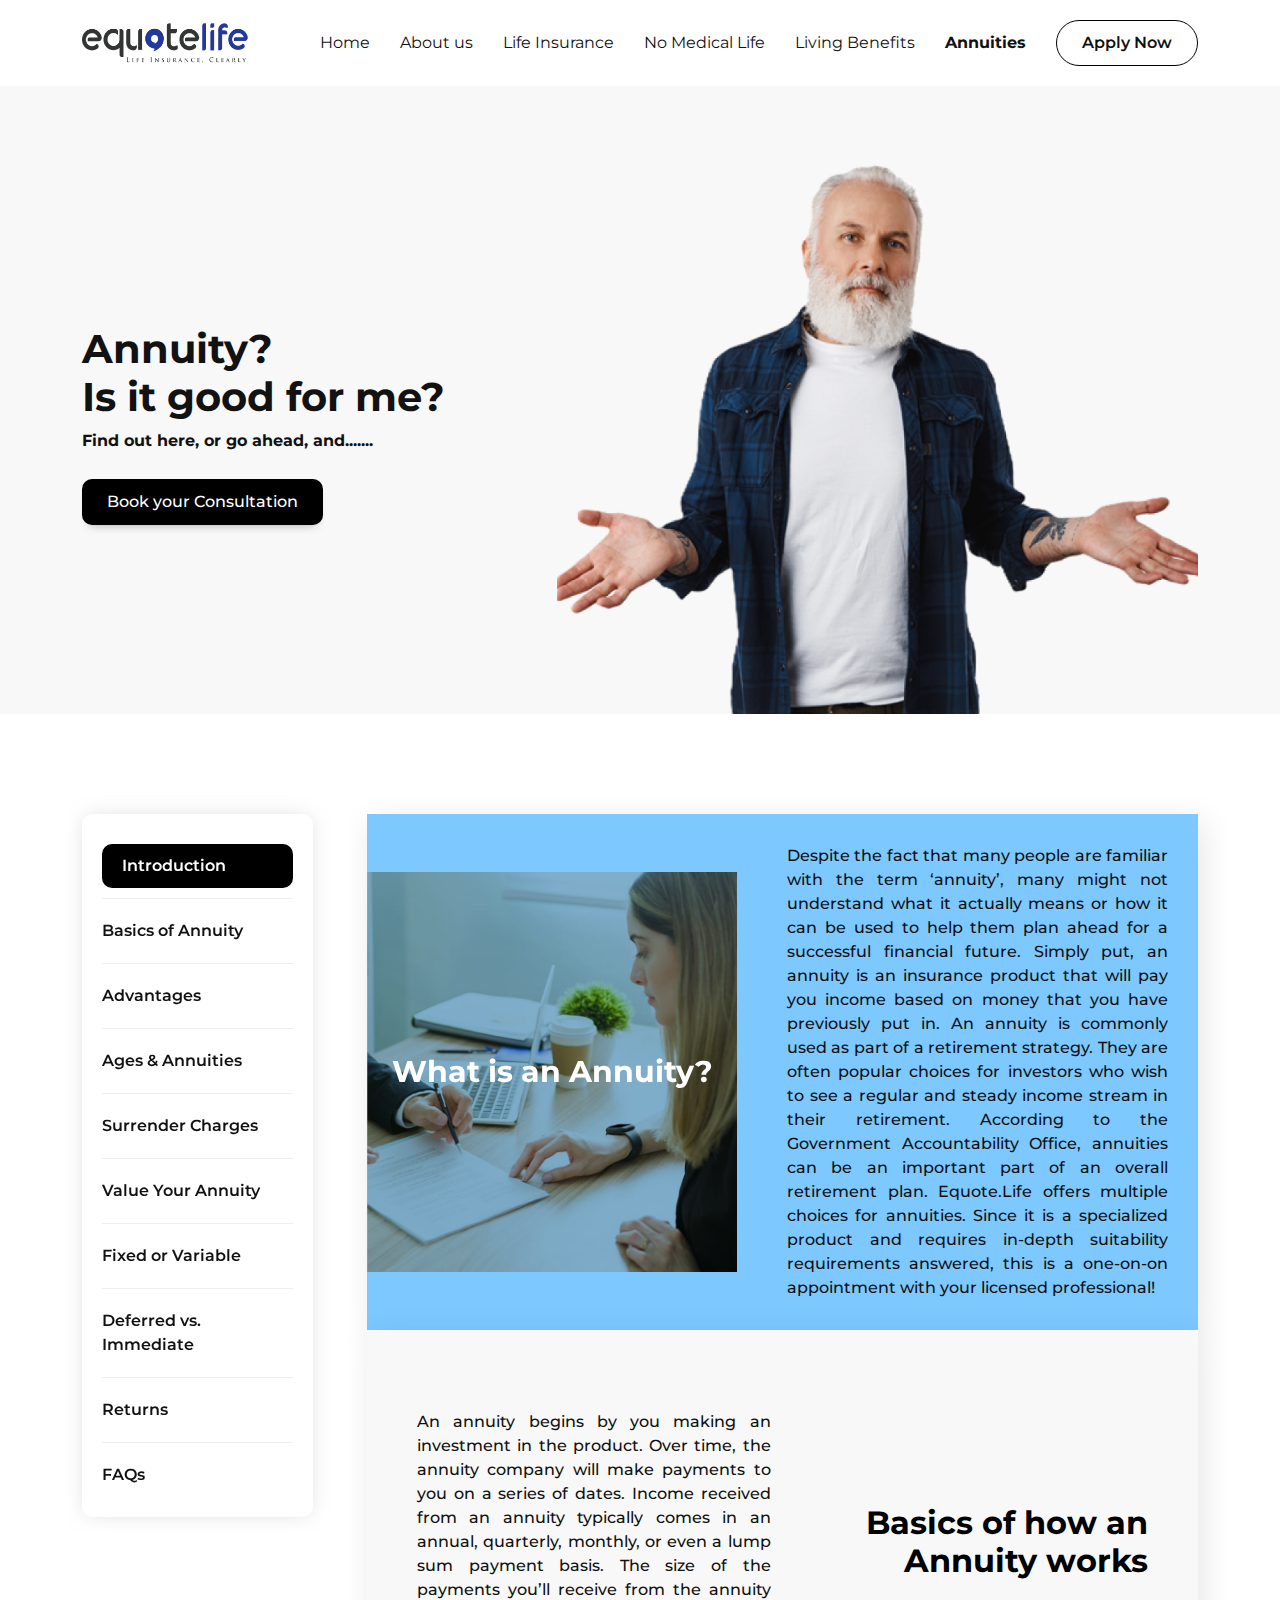
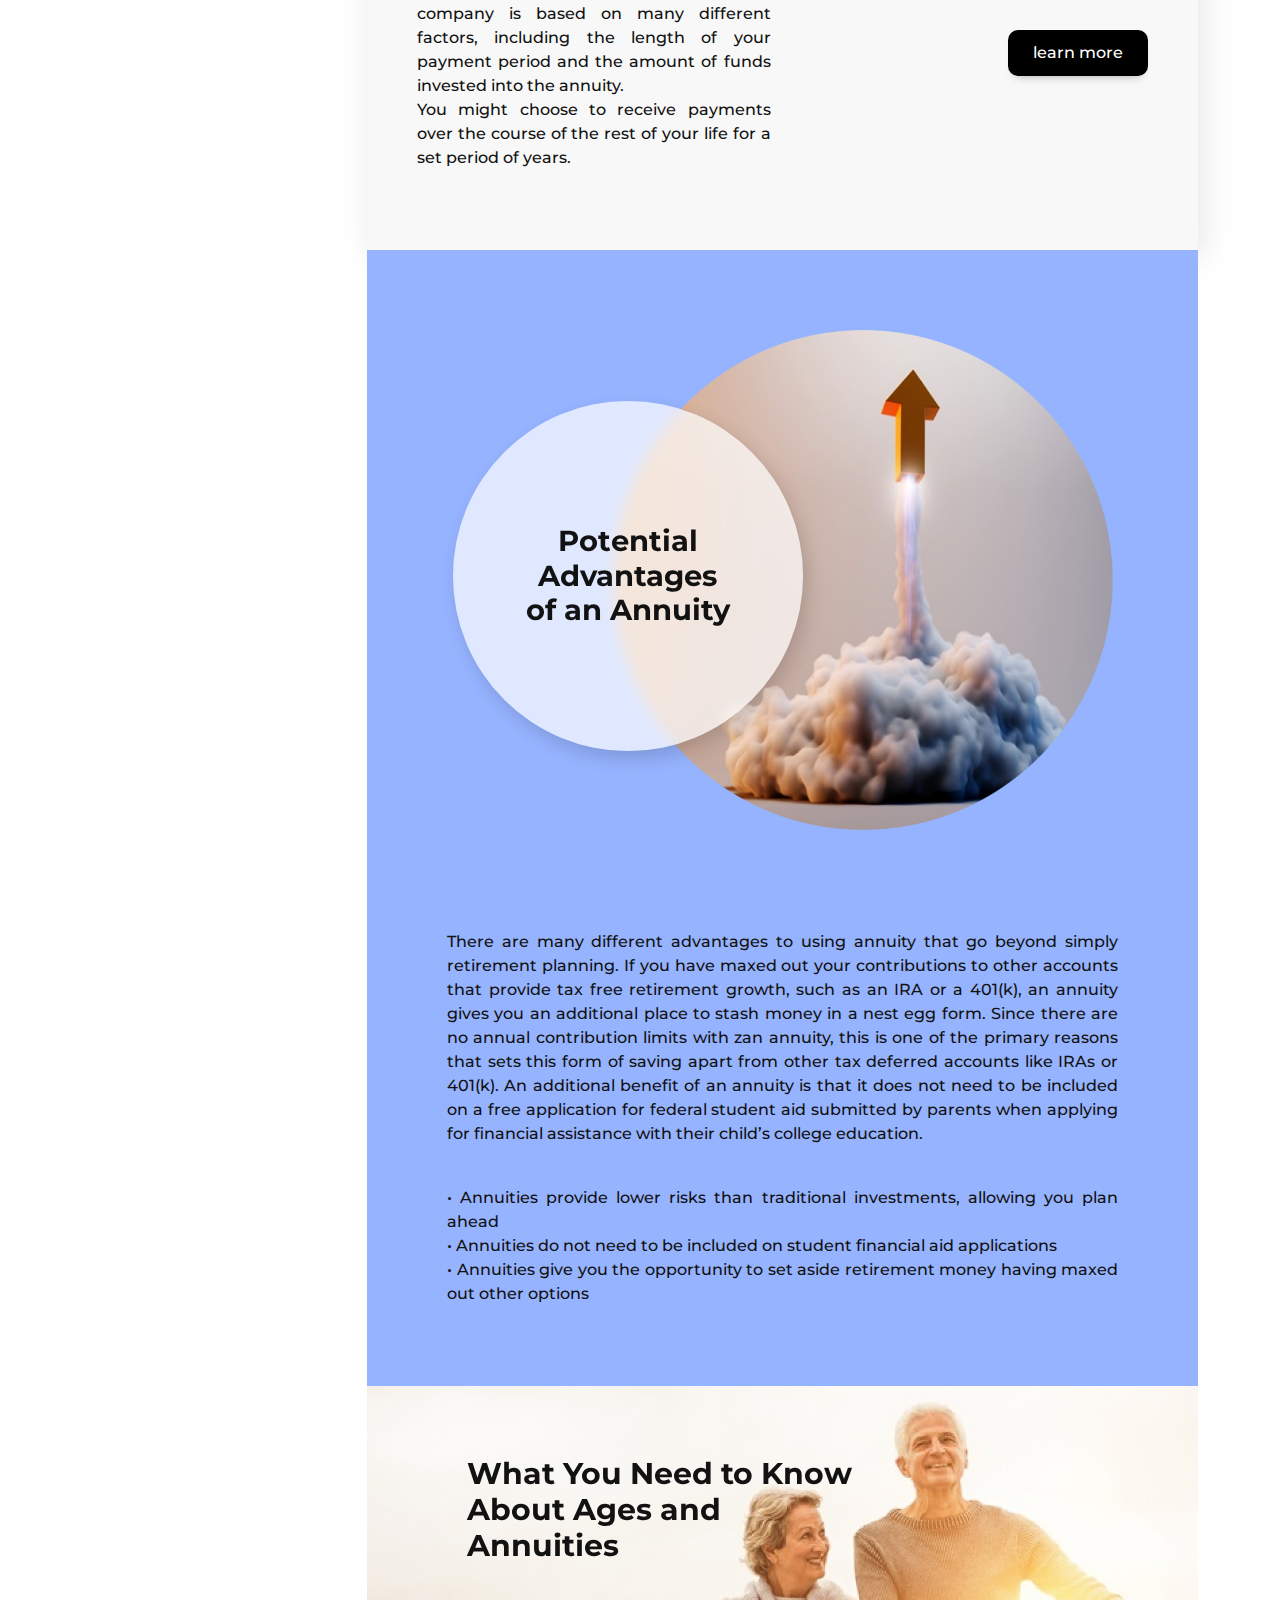
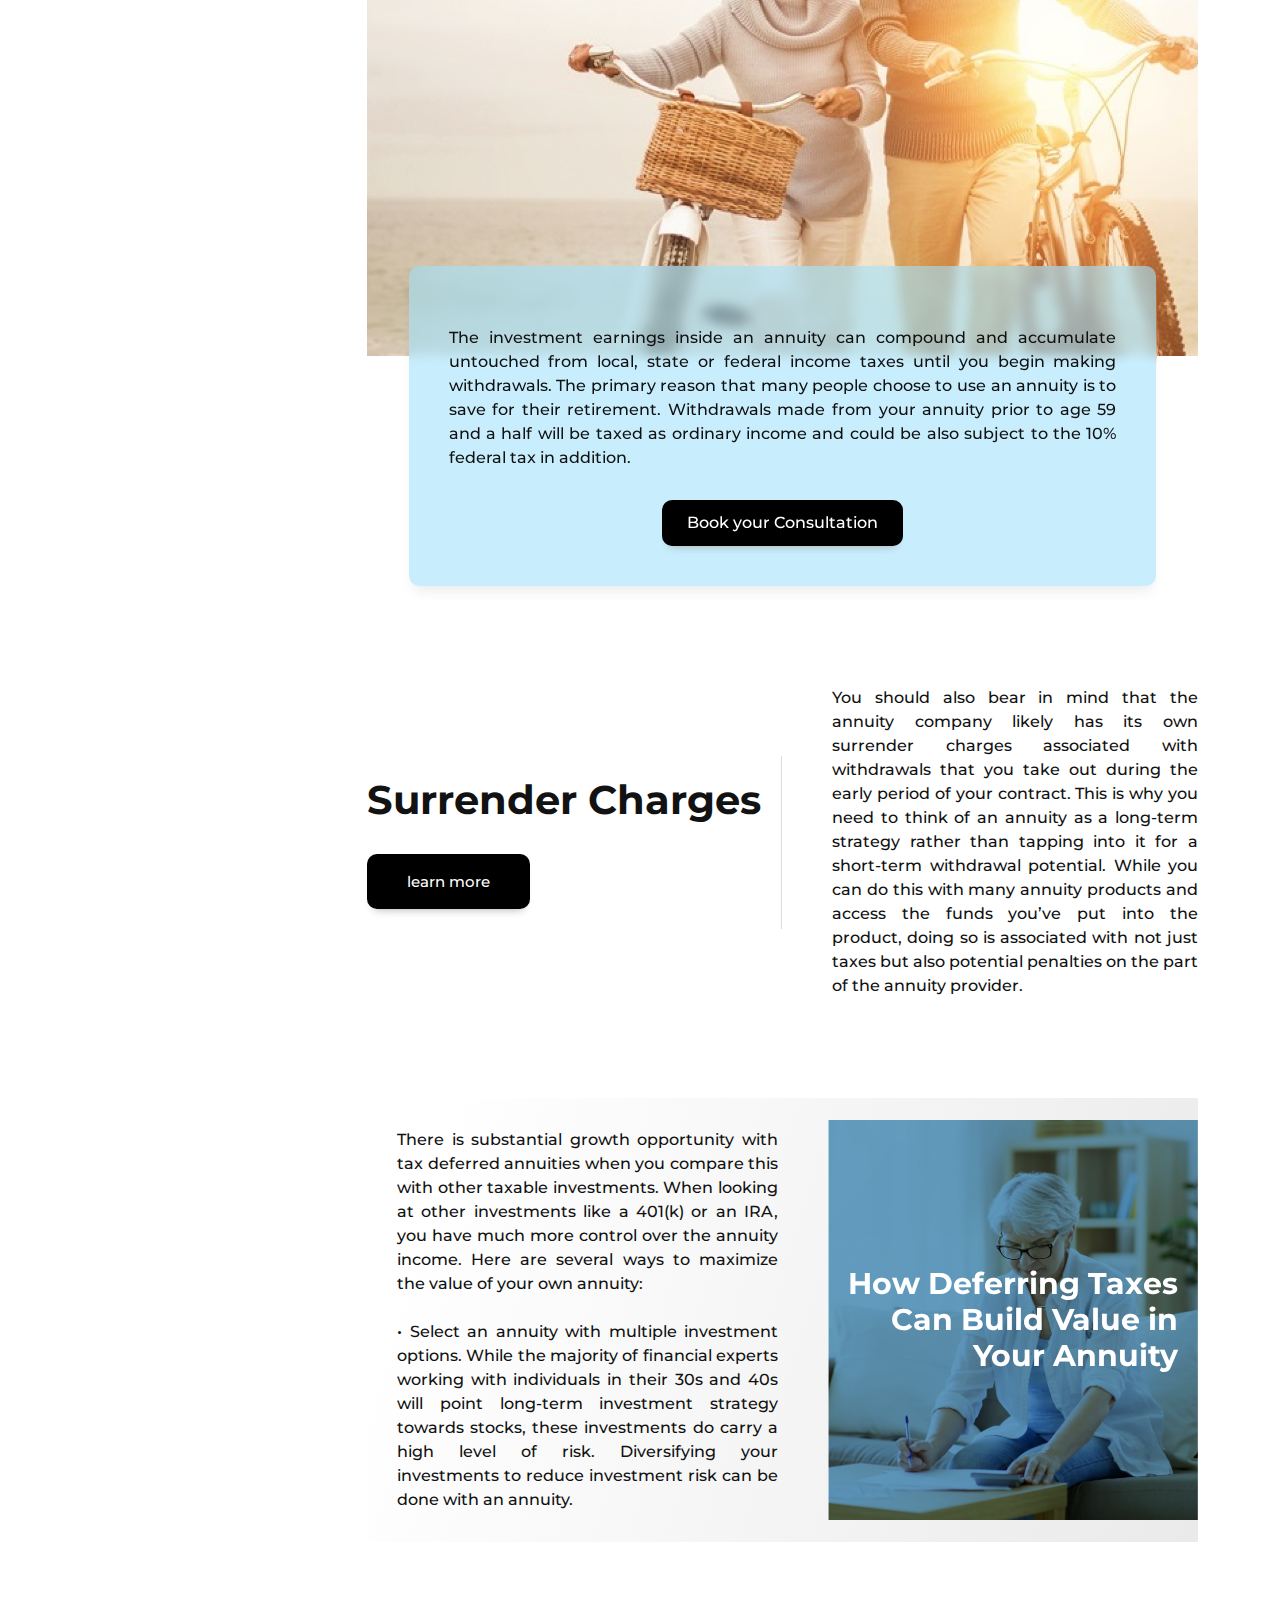
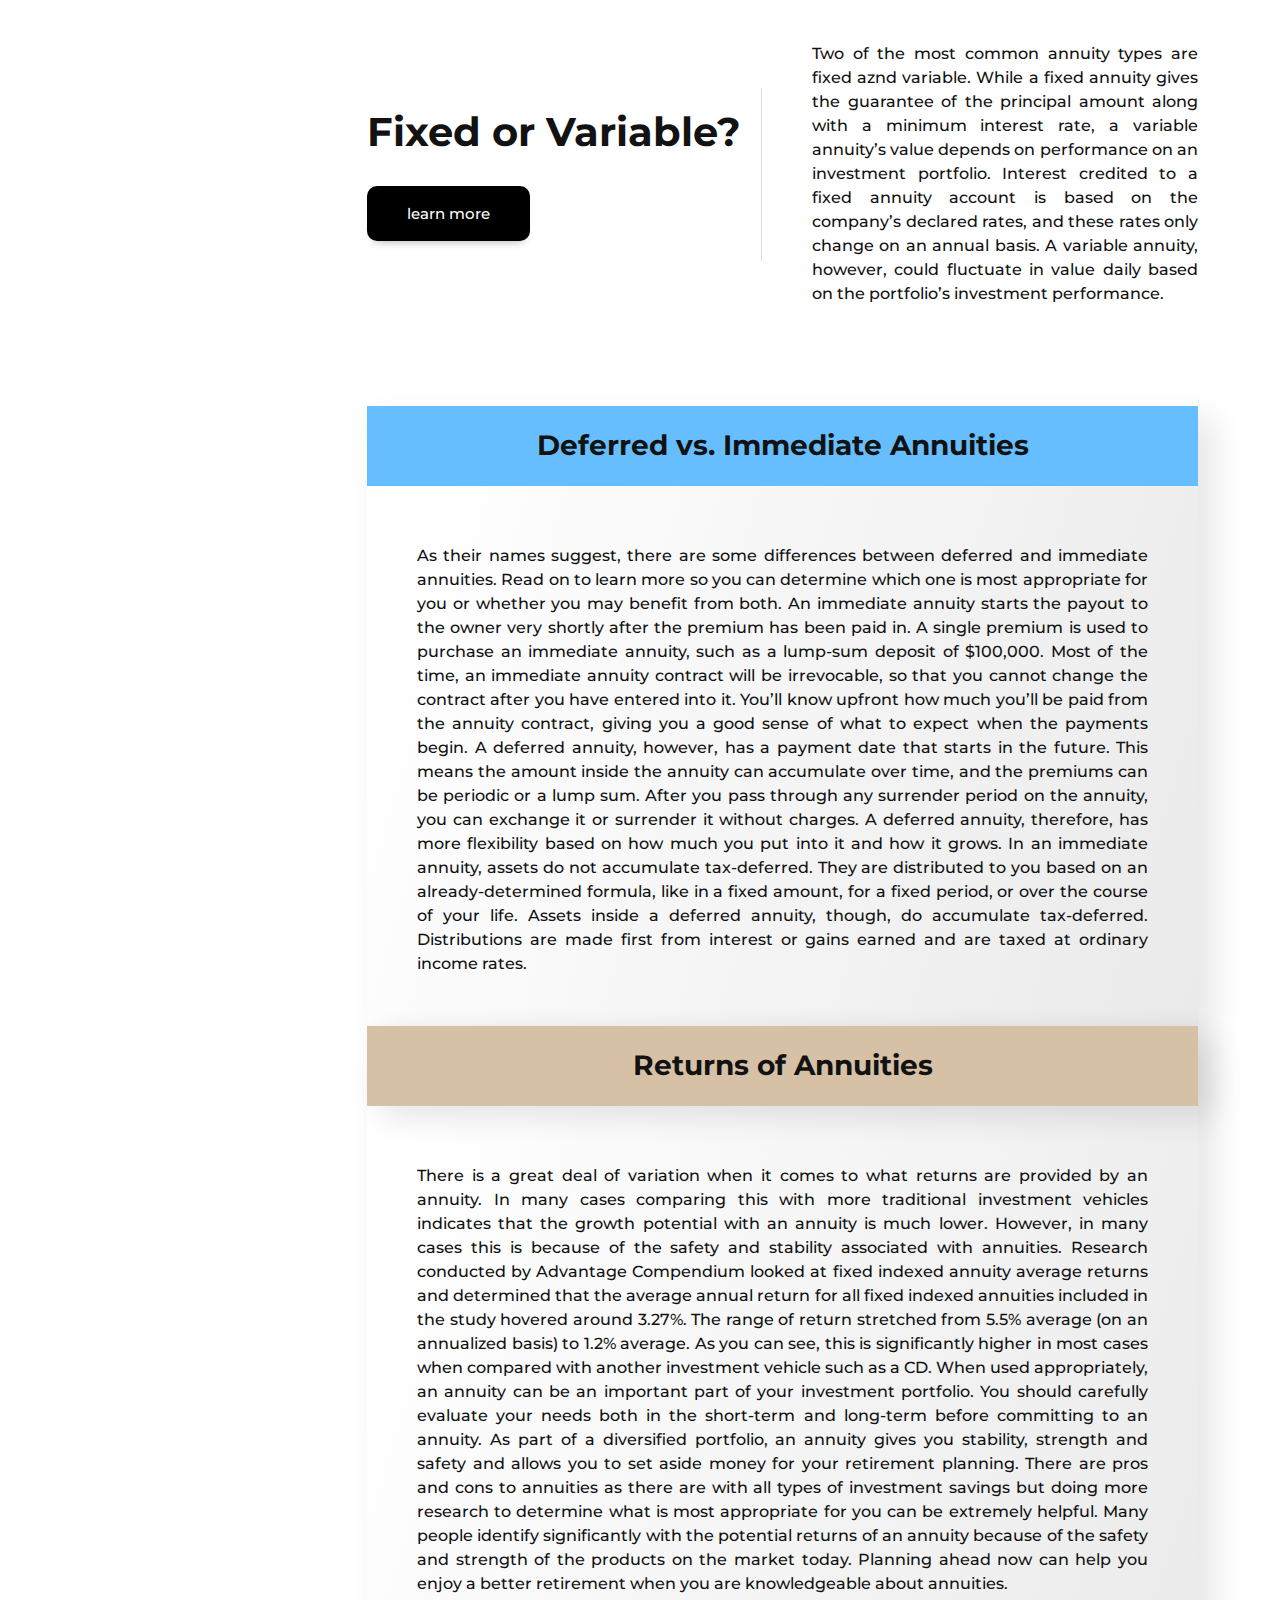
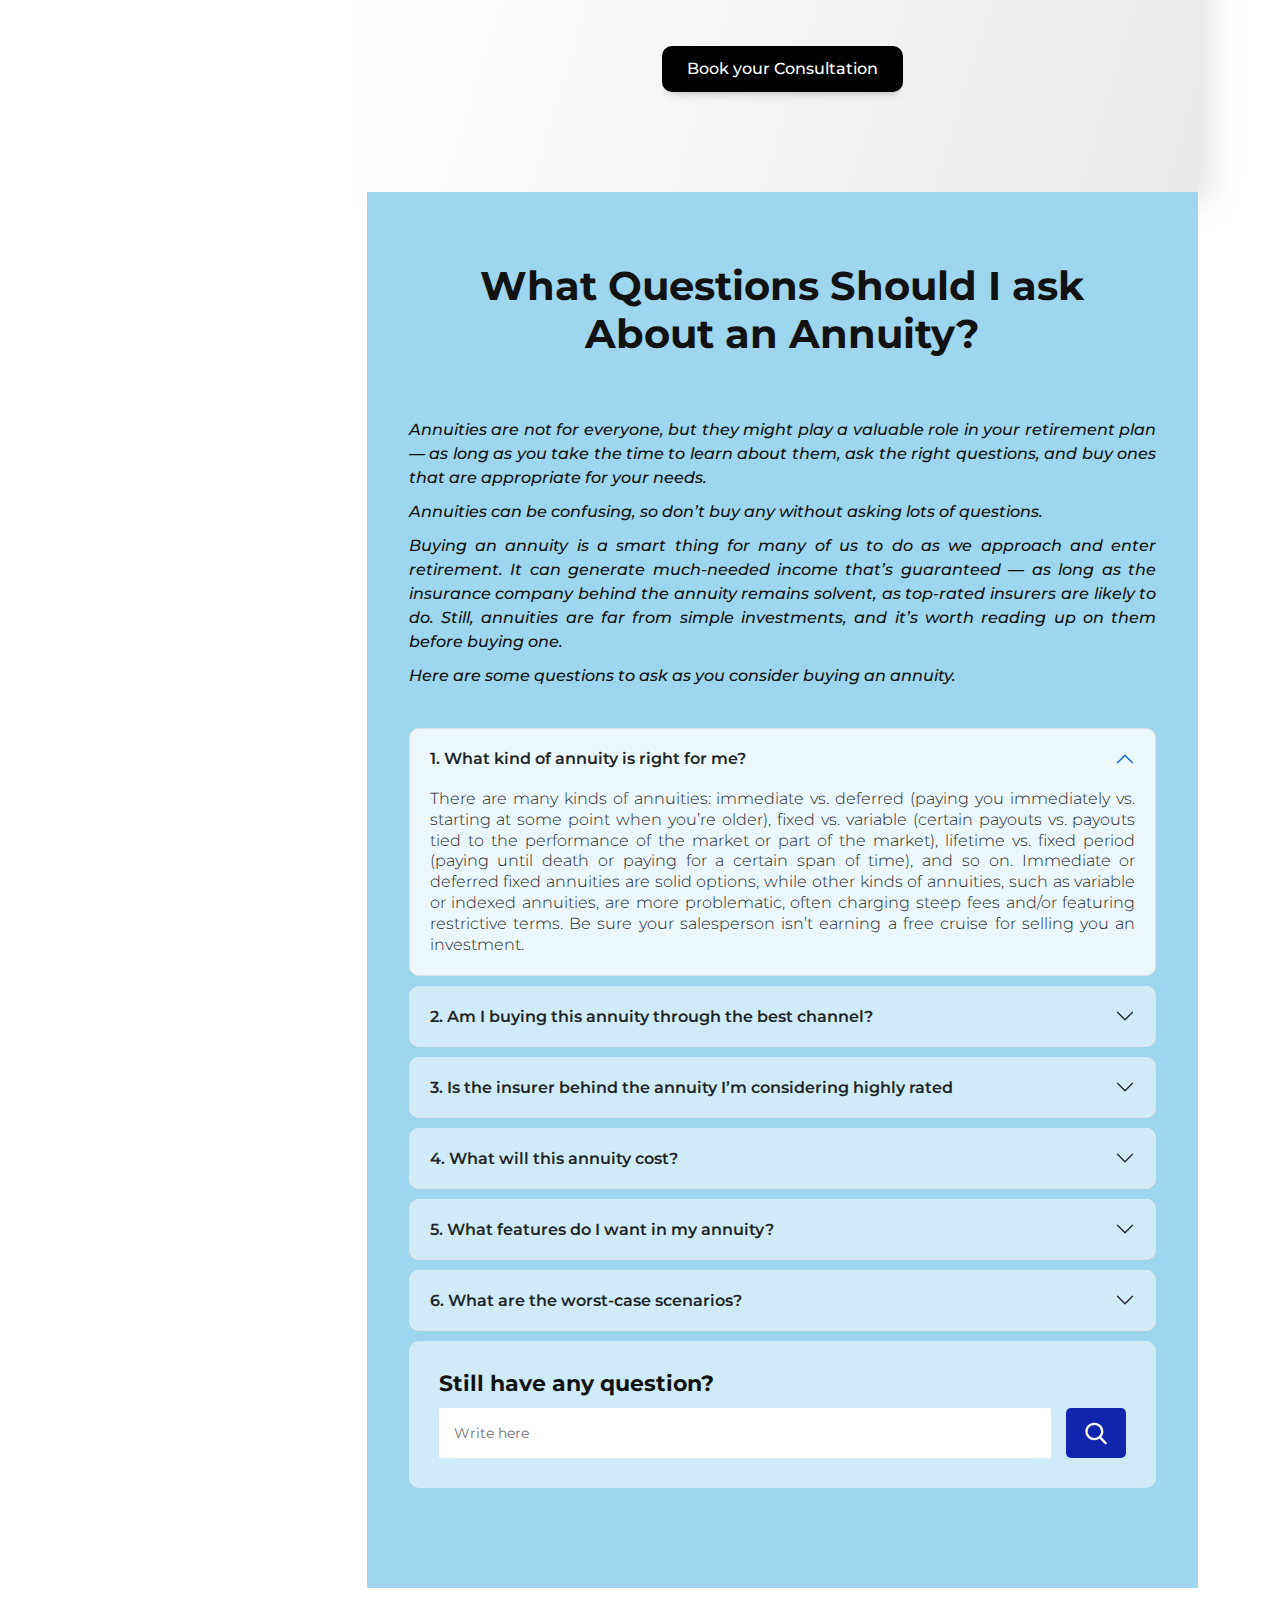
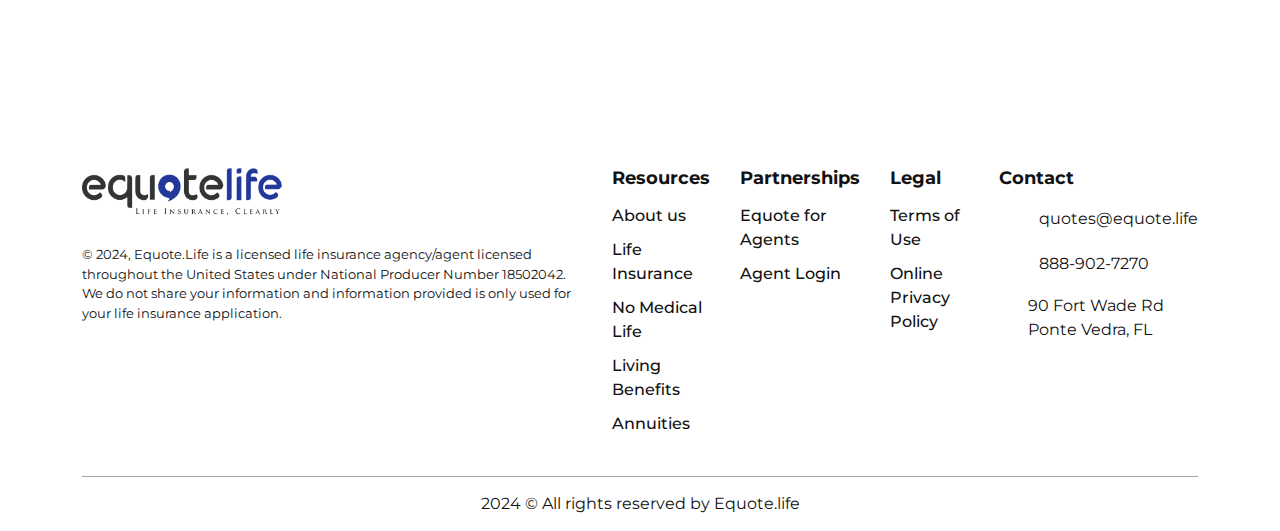
<file: Annuities.html>
<!doctype html>
<html lang="en-US">
    <head>
        <meta charset="utf-8">
        <meta http-equiv="x-ua-compatible" content="ie=edge">
        <title>Site Title Here</title>
        <meta name="description" content="">
        <meta name="viewport" content="width=device-width, initial-scale=1"> 
        <meta content="This is a awesome website" name="description" />
        <meta content="This is a awesome website" property="twitter:description" />
        <meta content="This is a awesome website" property="og:description" />
        <meta content="Add title or heading" property="og:title" />
        <meta content="Add title or heading " property="twitter:title" />
        <meta property="og:type" content="website" />
        <meta content="summary_large_image" name="twitter:card" />
        <meta content="assets/img/seothumb.png" property="og:image" />
        <meta content="assets/img/seothumb.png" property="twitter:image" />
		<link rel="shortcut icon" type="image/x-icon" href="favicon.ico">

        
		<!-- CSS here -->
        <link rel="stylesheet" href="assets/css/bootstrap.min.css">
        <link rel="stylesheet" href="assets/css/owl.carousel.min.css">   
        <link rel="stylesheet" href="assets/css/style.css">
        <link rel="stylesheet" href="assets/css/responsive.css">
    </head>
    <body>

       
    <!-- header-area START -->
    <div class="header-area">
        <div class="container">
            <div class="row align-items-center">
                <div class="col-lg-2 col-6">
                    <a href="index.html" class="logo-area"><img loading="lazy"  src="assets/img/logo.png" alt=""></a>
                </div>
                <div class="col-lg-10 d-none d-lg-block text-right">
                    <div class="menu-area">
                        <nav>
                            <ul>
                                <li><a href="./index.html">Home</a></li>
                                <li><a href="./about.html">About us</a></li>
                                <li><a href="./lifeinsurance.html">Life Insurance</a></li>
                                <li><a href="./nomed.html">No Medical Life</a></li>
                                <li><a href="./living-benefits.html">Living Benefits</a></li> 
                                <li><a href="./annuities.html" class="active">Annuities</a></li>  
                            </ul>
                            <a href="./appform.html">Apply Now</a>
                        </nav>
                    </div>
                </div>
                <div class="col-6 d-block d-lg-none text-center">
                    <div class="bar">
                        <a class="bar-icon siteBar-btn" href="#">
                            <span></span>
                        </a>
                    </div>
                </div>
            </div>
        </div>
    </div>
        <!-- mobile-menu START -->
        <div class="mobile-menu">
            <a href="#" class="logo"><img loading="lazy"  src="assets/img/logo.png" alt=""></a>
            <a href="#" class="bars siteBar-btn"><svg class="bi bi-x" width="1em" height="1em" viewBox="0 0 16 16" fill="currentColor" xmlns="http://www.w3.org/2000/svg">
                <path fill-rule="evenodd" d="M11.854 4.146a.5.5 0 010 .708l-7 7a.5.5 0 01-.708-.708l7-7a.5.5 0 01.708 0z" clip-rule="evenodd"/>
                <path fill-rule="evenodd" d="M4.146 4.146a.5.5 0 000 .708l7 7a.5.5 0 00.708-.708l-7-7a.5.5 0 00-.708 0z" clip-rule="evenodd"/>
            </svg></a> 
            <nav> 
                <ul>
                    <li><a href="./index.html">Home</a></li>
                    <li><a href="./about.html">About us</a></li>
                    <li><a href="./lifeinsurance.html">Life Insurance</a></li>
                    <li><a href="./nomed.html">No Medical Life</a></li>
                    <li><a href="./living-benefits.html">Living Benefits</a></li> 
                    <li><a href="./annuities.html" class="active">Annuities</a></li>  
                </ul>
                <a href="./appform.html">Apply Now</a>
            </nav> 
        </div> 
        <div class="menuShadow"></div>
    <!-- header-area END -->





    <!-- main START -->
    <main>



        <!-- Hero-area STARTED -->
        <section class="hero-area withImg grayBg normalHero"> 
            <div class="container">
                <div class="row">
                    <div class="col-lg-5">
                        <div class="content-wrap hero-wrap">
                            <h1>Annuity? <br>
                                Is it good for me?
                                </h1>
                            <p><b>Find out here, or go ahead, and.......</b></p>
                            <a href="#" class="theme-btn">Book your Consultation</a>
                        </div>
                    </div>
                    <div class="col-lg-7">
                        <div class="content-img mobile-170">
                            <img loading="lazy" class="fullInSmall" src="assets/img/Annuities-hero.png" alt=""> 
                        </div>
                    </div>
                </div>
            </div>
        </section>
        <!-- Hero-area END -->


        <!-- Annuities-area STARTED -->
        <section class="Annuities-area  "> 
            <div class="container ">
                <div class="row">
                    <div class="col-lg-3">
                        <div class="one__pageNav">
                            <ul>
                                <li><a href="#Introduction" class="active">Introduction</a></li>
                                <li><a href="#Basics">Basics of Annuity</a></li>
                                <li><a href="#Advantages">Advantages</a></li>
                                <li><a href="#Ages">Ages & Annuities</a></li>
                                <li><a href="#Surrender">Surrender Charges</a></li>
                                <li><a href="#Value">Value Your Annuity</a></li>
                                <li><a href="#Fixed">Fixed or Variable</a></li>
                                <li><a href="#Deferred">Deferred vs. Immediate</a></li>
                                <li><a href="#Returns">Returns</a></li>
                                <li><a href="#FAQs">FAQs</a></li>
                            </ul>
                        </div>
                    </div>
                    <div class="col-lg-9">
                        <div class="one__page__wrp">
                            <div id="Introduction" class="Introduction__area softblueBg">
                               <div class="Intro-flex">
                                    <i>
                                        <h1>What is an Annuity?</h1>
                                        <img src="assets/img/Introduction-img.png" alt="">
                                    </i>
                                    <div class="Intro-text-box">
                                        <p>
                                            Despite the fact that many people are familiar with the term ‘annuity’, many might not understand what it actually means or how it can be used to help them plan ahead for a successful financial future.
                                            Simply put, an   annuity is an insurance product that will pay you income based on money that you have previously put in. An annuity is commonly used as part of a retirement strategy. They are often popular choices for investors who wish to see a regular and steady income stream in their retirement. According to the Government Accountability Office, annuities can be an important part of an overall retirement plan. Equote.Life offers multiple choices for annuities.  Since it is a specialized product and requires in-depth suitability requirements answered, this is a one-on-on appointment with your licensed professional!
        
                                        </p>
                                    </div>
                               </div>
                            </div>
                            <div id="Basics" class="BasicsAnnuity__area grayBg">
                                <div class="row align-items-center">
                                    <div class="col-lg-6">
                                        <div class="">
                                            <p>An annuity begins by you making an investment in the product. Over time, the annuity company will make payments to you on a series of dates. Income received from an annuity typically comes in an annual, quarterly, monthly, or even a lump sum payment basis. The size of the payments you’ll receive from the annuity company is based on many different factors, including the length of your payment period and the amount of funds invested into the annuity.                                            </p>
                                            <p>You might choose to receive payments over the course of the rest of your life for a set period of years. </p>
                                        </div>
                                    </div>
                                    <div class="col-lg-6">
                                        <div class="">
                                            <h1>Basics of how an Annuity works</h1>
                                            <a href="#" class="theme-btn">learn more</a>
                                        </div>
                                    </div>
                                </div>
                            </div>
                            <div id="Advantages" class="Advantages__area">
                                <div class="Advantages__img">
                                    <h1>
                                        Potential <br>
                                        Advantages <br>
                                        of an Annuity
                                    </h1>
                                    <img src="assets/img/av-circle-1.png" alt="">
                                </div>
                                <p>There are many different advantages to using annuity that go beyond simply retirement planning. If you have maxed out your contributions to other accounts that provide tax free retirement growth, such as an IRA or a 401(k), an annuity gives you an additional place to stash money in a nest egg form.
                                    Since there are no annual contribution limits with zan annuity, this is one of the primary reasons that sets this form of saving apart from other tax deferred accounts like IRAs or 401(k). An additional benefit of an annuity is that it does not need to be included on a free application for federal student aid submitted by parents when applying for financial assistance with their child’s college education.
                                    </p>
                                <ul class="list-disk">
                                    <li>• Annuities provide lower risks than traditional investments, allowing you plan ahead </li>
                                    <li>• Annuities do not need to be included on student financial aid applications </li>
                                    <li>• Annuities give you the opportunity to set aside retirement money having maxed out other options</li>
                                </ul>
                            </div>
                            <div id="Ages" class="Ages__area">
                                <div class="bg-img">
                                    <img src="assets/img/Ages-bg.png" alt="">
                                </div>
                                <div class="Ages__content">
                                    <h1>What You Need to Know <br> About Ages and <br> Annuities</h1>
                                    <div class="Ages__textBlk">
                                        <p>The investment earnings inside an annuity can compound and accumulate untouched from local, state or federal income taxes until you begin making withdrawals. The primary reason that many people choose to use an annuity is to save for their retirement. Withdrawals made from your annuity prior to age 59 and a half will be taxed as ordinary income and could be also subject to the 10% federal tax in addition.</p>
                                        <a href="#" class="theme-btn">Book your Consultation</a>
                                    </div>
                                </div>
                            </div>
                            <div id="Surrender" class="Surrender__area">
                                <div class="Surrender__content">
                                    <div class="border-blk">
                                        <h1>Surrender Charges</h1>
                                        <a href="#" class="theme-btn">learn more</a>
                                    </div>
                                    <p>
                                        You should also bear in mind that the annuity company likely has its own surrender charges associated with withdrawals that you take out during the early period of your contract. This is why you need to think of an annuity as a long-term strategy rather than tapping into it for a short-term withdrawal potential. While you can do this with many annuity products and access the funds you’ve put into the product, doing so is associated with not just taxes but also potential penalties on the part of the annuity provider.
                                    </p>
                                </div>
                            </div>
                            <div id="Value" class="Value-Annuity__area">
                                <div class="Intro-flex">
                                    <div class="Intro-text-box">
                                        <p class="mb-4">There is substantial growth opportunity with tax deferred annuities when you compare this with other taxable investments. When looking at other investments like a 401(k) or an IRA, you have much more control over the annuity income. Here are several ways to maximize the value of your own annuity:</p>
    
                                        <p>
                                            • Select an annuity with multiple investment options. While the majority of financial experts working with individuals in their 30s and 40s will point long-term investment strategy towards stocks, these investments do carry a high level of risk. Diversifying your investments to reduce investment risk can be done with an annuity.
                                        </p>
    
                                    </div>
                                    <i>
                                        <h1 class="text-end">How Deferring Taxes <br> Can Build Value in <br> Your Annuity</h1>
                                        <img src="assets/img/Value-Annuity-img.png" alt="">
                                    </i>
                                </div>
                            </div>
                            <div id="Fixed" class="FixedV__area">
                                <div class="Surrender__content">
                                    <div class="border-blk">
                                        <h1>Fixed or Variable?</h1>
                                        <a href="#" class="theme-btn">learn more</a>
                                    </div>
                                    <p>
                                        Two of the most common annuity types are fixed aznd variable. While a fixed annuity gives the guarantee of the principal amount along with a minimum interest rate, a variable annuity’s value depends on performance on an investment portfolio. Interest credited to a fixed annuity account is based on the company’s declared rates, and these rates only change on an annual basis. A variable annuity, however, could fluctuate in value daily based on the portfolio’s investment performance.
                                    </p>
                                </div>
                            </div>
                            <div id="Deferred" class="Deferred__area box__style">
                                <div class="Deferred__content">
                                    <h1>Deferred vs. Immediate Annuities</h1>
                                    <p>As their names suggest, there are some differences between deferred and immediate annuities. Read on to learn more so you can determine which one is most appropriate for you or whether you may benefit from both.
                                        An immediate annuity starts the payout to the owner very shortly after the premium has been paid in. A single premium is used to purchase an immediate annuity, such as a lump-sum deposit of $100,000.
                                        Most of the time, an immediate annuity contract will be irrevocable, so that you cannot change the contract after you have entered into it. You’ll know upfront how much you’ll be paid from the annuity contract, giving you a good sense of what to expect when the payments begin.
                                        A deferred annuity, however, has a payment date that starts in the future. This means the amount inside the annuity can accumulate over time, and the premiums can be periodic or a lump sum. After you pass through any surrender period on the annuity, you can exchange it or surrender it without charges. A deferred annuity, therefore, has more flexibility based on how much you put into it and how it grows.
                                        In an immediate annuity, assets do not accumulate tax-deferred. They are distributed to you based on an already-determined formula, like in a fixed amount, for a fixed period, or over the course of your life. Assets inside a deferred annuity, though, do accumulate tax-deferred. Distributions are made first from interest or gains earned and are taxed at ordinary income rates.
                                        </p>
                                </div>
                            </div>
                            <div id="Returns" class="Returns__area box__style">
                                <div class="Deferred__content">
                                    <h1>Returns of Annuities</h1>
                                    <p>
                                        There is a great deal of variation when it comes to what returns are provided by an annuity. In many cases comparing this with more traditional investment vehicles indicates that the growth potential with an annuity is much lower. However, in many cases this is because of the safety and stability associated with annuities.
                                        Research conducted by Advantage Compendium looked at fixed indexed annuity average returns and determined that the average annual return for all fixed indexed annuities included in the study hovered around 3.27%. The range of return stretched from 5.5% average (on an annualized basis) to 1.2% average. As you can see, this is significantly higher in most cases when compared with another investment vehicle such as a CD.
                                        When used appropriately, an annuity can be an important part of your investment portfolio. You should carefully evaluate your needs both in the short-term and long-term before committing to an annuity. As part of a diversified portfolio, an annuity gives you stability, strength and safety and allows you to set aside money for your retirement planning.
                                        There are pros and cons to annuities as there are with all types of investment savings but doing more research to determine what is most appropriate for you can be extremely helpful. Many people identify significantly with the potential returns of an annuity because of the safety and strength of the products on the market today. Planning ahead now can help you enjoy a better retirement when you are knowledgeable about annuities.

                                    </p>
                                    <a href="#" class="theme-btn">Book your Consultation</a>
                                </div>
                            </div>
                            <div id="FAQs" class="faq__area">
                                <div class="faq__content">
                                    <h1>What Questions Should I ask <br>
                                        About an Annuity?
                                    </h1>
                                    <p>Annuities are not for everyone, but they might play a valuable role in your retirement plan — as long as you take the time to learn about them, ask the right questions, and buy ones that are appropriate for your needs. </p>
                                    <p>Annuities can be confusing, so don’t buy any without asking lots of questions.</p>
                                    <p>Buying an annuity is a smart thing for many of us to do as we approach and enter retirement. It can generate much-needed income that’s guaranteed — as long as the insurance company behind the annuity remains solvent, as top-rated insurers are likely to do. Still, annuities are far from simple investments, and it’s worth reading up on them before buying one.</p>
                                    <p>Here are some questions to ask as you consider buying an annuity.</p>

                                    <div class="accordion" id="accordionExample">
                                        <div class="accordion-item">
                                          <h2 class="accordion-header" id="headingOne">
                                            <button class="accordion-button" type="button" data-bs-toggle="collapse" data-bs-target="#collapseOne" aria-expanded="true" aria-controls="collapseOne">
                                              1. What kind of annuity is right for me?
                                            </button>
                                          </h2>
                                          <div id="collapseOne" class="accordion-collapse collapse show" aria-labelledby="headingOne" data-bs-parent="#accordionExample">
                                            <div class="accordion-body">
                                              <p>There are many kinds of annuities: immediate vs. deferred (paying you immediately vs. starting at some point when you’re older), fixed vs. variable (certain payouts vs. payouts tied to the performance of the market or part of the market), lifetime vs. fixed period (paying until death or paying for a certain span of time), and so on. Immediate or deferred fixed annuities are solid options, while other kinds of annuities, such as variable or indexed annuities, are more problematic, often charging steep fees and/or featuring restrictive terms.  Be sure your salesperson isn’t earning a free cruise for selling you an investment.</p>
                                            </div>
                                          </div>
                                        </div>
                                        <div class="accordion-item">
                                          <h2 class="accordion-header" id="headingTwo">
                                            <button class="accordion-button collapsed" type="button" data-bs-toggle="collapse" data-bs-target="#collapseTwo" aria-expanded="false" aria-controls="collapseTwo">
                                              2. Am I buying this annuity through the best channel?
                                            </button>
                                          </h2>
                                          <div id="collapseTwo" class="accordion-collapse collapse" aria-labelledby="headingTwo" data-bs-parent="#accordionExample">
                                            <div class="accordion-body">
                                                <p>There are many kinds of annuities: immediate vs. deferred (paying you immediately vs. starting at some point when you’re older), fixed vs. variable (certain payouts vs. payouts tied to the performance of the market or part of the market), lifetime vs. fixed period (paying until death or paying for a certain span of time), and so on. Immediate or deferred fixed annuities are solid options, while other kinds of annuities, such as variable or indexed annuities, are more problematic, often charging steep fees and/or featuring restrictive terms.  Be sure your salesperson isn’t earning a free cruise for selling you an investment.</p>
                                            </div>
                                          </div>
                                        </div>
                                        <div class="accordion-item">
                                          <h2 class="accordion-header" id="headingThree">
                                            <button class="accordion-button collapsed" type="button" data-bs-toggle="collapse" data-bs-target="#collapseThree" aria-expanded="false" aria-controls="collapseThree">
                                              3.  Is the insurer behind the annuity I’m considering highly rated
                                            </button>
                                          </h2>
                                          <div id="collapseThree" class="accordion-collapse collapse" aria-labelledby="headingThree" data-bs-parent="#accordionExample">
                                            <div class="accordion-body">
                                                <p>There are many kinds of annuities: immediate vs. deferred (paying you immediately vs. starting at some point when you’re older), fixed vs. variable (certain payouts vs. payouts tied to the performance of the market or part of the market), lifetime vs. fixed period (paying until death or paying for a certain span of time), and so on. Immediate or deferred fixed annuities are solid options, while other kinds of annuities, such as variable or indexed annuities, are more problematic, often charging steep fees and/or featuring restrictive terms.  Be sure your salesperson isn’t earning a free cruise for selling you an investment.</p>
                                            </div>
                                          </div>
                                        </div>
                                        <div class="accordion-item">
                                          <h2 class="accordion-header" id="headingfour">
                                            <button class="accordion-button collapsed" type="button" data-bs-toggle="collapse" data-bs-target="#collapsefour" aria-expanded="false" aria-controls="collapsefour">
                                              4. What will this annuity cost?
                                            </button>
                                          </h2>
                                          <div id="collapsefour" class="accordion-collapse collapse" aria-labelledby="headingfour" data-bs-parent="#accordionExample">
                                            <div class="accordion-body">
                                                <p>There are many kinds of annuities: immediate vs. deferred (paying you immediately vs. starting at some point when you’re older), fixed vs. variable (certain payouts vs. payouts tied to the performance of the market or part of the market), lifetime vs. fixed period (paying until death or paying for a certain span of time), and so on. Immediate or deferred fixed annuities are solid options, while other kinds of annuities, such as variable or indexed annuities, are more problematic, often charging steep fees and/or featuring restrictive terms.  Be sure your salesperson isn’t earning a free cruise for selling you an investment.</p>
                                            </div>
                                          </div>
                                        </div>
                                        <div class="accordion-item">
                                          <h2 class="accordion-header" id="headingfive">
                                            <button class="accordion-button collapsed" type="button" data-bs-toggle="collapse" data-bs-target="#collapsefive" aria-expanded="false" aria-controls="collapsefive">
                                              5. What features do I want in my annuity?
                                            </button>
                                          </h2>
                                          <div id="collapsefive" class="accordion-collapse collapse" aria-labelledby="headingfive" data-bs-parent="#accordionExample">
                                            <div class="accordion-body">
                                                <p>There are many kinds of annuities: immediate vs. deferred (paying you immediately vs. starting at some point when you’re older), fixed vs. variable (certain payouts vs. payouts tied to the performance of the market or part of the market), lifetime vs. fixed period (paying until death or paying for a certain span of time), and so on. Immediate or deferred fixed annuities are solid options, while other kinds of annuities, such as variable or indexed annuities, are more problematic, often charging steep fees and/or featuring restrictive terms.  Be sure your salesperson isn’t earning a free cruise for selling you an investment.</p>
                                            </div>
                                          </div>
                                        </div>
                                        <div class="accordion-item">
                                          <h2 class="accordion-header" id="headingsix">
                                            <button class="accordion-button collapsed" type="button" data-bs-toggle="collapse" data-bs-target="#collapsesix" aria-expanded="false" aria-controls="collapsesix">
                                              6.  What are the worst-case scenarios?
                                            </button>
                                          </h2>
                                          <div id="collapsesix" class="accordion-collapse collapse" aria-labelledby="headingsix" data-bs-parent="#accordionExample">
                                            <div class="accordion-body">
                                                <p>There are many kinds of annuities: immediate vs. deferred (paying you immediately vs. starting at some point when you’re older), fixed vs. variable (certain payouts vs. payouts tied to the performance of the market or part of the market), lifetime vs. fixed period (paying until death or paying for a certain span of time), and so on. Immediate or deferred fixed annuities are solid options, while other kinds of annuities, such as variable or indexed annuities, are more problematic, often charging steep fees and/or featuring restrictive terms.  Be sure your salesperson isn’t earning a free cruise for selling you an investment.</p>
                                            </div>
                                          </div>
                                        </div>
                                    </div>
                                    <div class="question__blk">
                                        <h4>Still have any question?</h4>
                                        <form action="">
                                            <div class="src__box">
                                                <input type="text" placeholder="Write here">
                                                <button type="button"><img src="assets/img/src-icon.svg" alt=""></button>
                                            </div>
                                        </form>
                                    </div>
                                </div>
                            </div>
                        </div>
                    </div>
                </div>
            </div>
        </section>
        <!-- Annuities-area END -->


        <!-- -area STARTED -->
        <section class="-area  "> 
            <div class="container">
                <div class="row">
                    <div class="col-lg-12"></div>
                </div>
            </div>
        </section>
        <!-- -area END -->


    </main>
    <!-- main END -->


    <!-- Footer STARTED -->
    <footer>
        <div class="container">
            <div class="row">
                <div class="col-lg-12">
                    <div class="footer-top-wrap">
                        <div class="footer-about">
                            <a href="#" class="footer-logo"><img loading="lazy"  src="assets/img/logo.png" alt=""></a>
                            <p>© 2024, <a href="#">Equote.Life</a> is a licensed life insurance agency/agent licensed throughout the United States under National Producer Number 18502042. We do not share your information and information provided is only used for your life insurance application.</p>
                        </div>
                        <div class="fwidget">
                            <h5>Resources</h5>
                            <ul>  
                                <li><a href="./about.html">About us</a></li>
                                <li><a href="./lifeinsurance.html">Life Insurance</a></li>
                                <li><a href="./nomed.html">No Medical Life</a></li>
                                <li><a href="./living-benefits.html">Living Benefits</a></li> 
                                <li><a href="./annuities.html">Annuities</a></li>   
                            </ul>
                            
                        </div>
                        <div class="fwidget">
                            <h5>Partnerships</h5>
                            <ul>
                                <li><a href="#">Equote for Agents</a></li>
                                <li><a href="#">Agent Login</a></li> 
                            </ul>
                        </div>
                        <div class="fwidget">
                            <h5>Legal</h5>
                            <ul>
                                <li><a href="#">Terms of Use </a></li>
                                <li><a href="#">Online Privacy Policy </a></li> 
                            </ul>
                        </div> 
                        <div class="contact_item">
                            <h5>Contact</h5>
                            <ul>
                                <li><span><img loading="lazy"  src="assets/img/email.png" alt=""></span> <a href="mailto:quotes@equote.life">quotes@equote.life</a></li>
                                <li><span><img loading="lazy"  src="assets/img/call.png" alt=""></span><a href="tel:888-902-7270">888-902-7270</a></li>
                                <li><span><img loading="lazy"  src="assets/img/location.png" alt=""></span><a href="#">90 Fort Wade Rd Ponte Vedra, FL</a></li> 
                            </ul>
                            <div class="social">
                                <a href="#"><img loading="lazy"  src="assets/img/fb.png" alt=""></a>
                                <a href="#"><img loading="lazy"  src="assets/img/linkedin.png" alt=""></a>
                                <a href="#"><img loading="lazy"  src="assets/img/insta.png" alt=""></a>
                            </div>
                        </div>  
                    </div> 
                    <p class="copyright">2024 © All rights reserved by Equote.life</p>
                </div>
            </div>
        </div>
    </footer>
    <!-- Footer END -->












    
		<!-- JS here --> 
        <script src="assets/js/jquery-3.7.1.min.js"></script>
        <script src="assets/js/bootstrap.bundle.min.js"></script>
        <script src="assets/js/owl.carousel.min.js"></script> 
        <script src="assets/js/main.js"></script>
    </body>
</html>
</file>
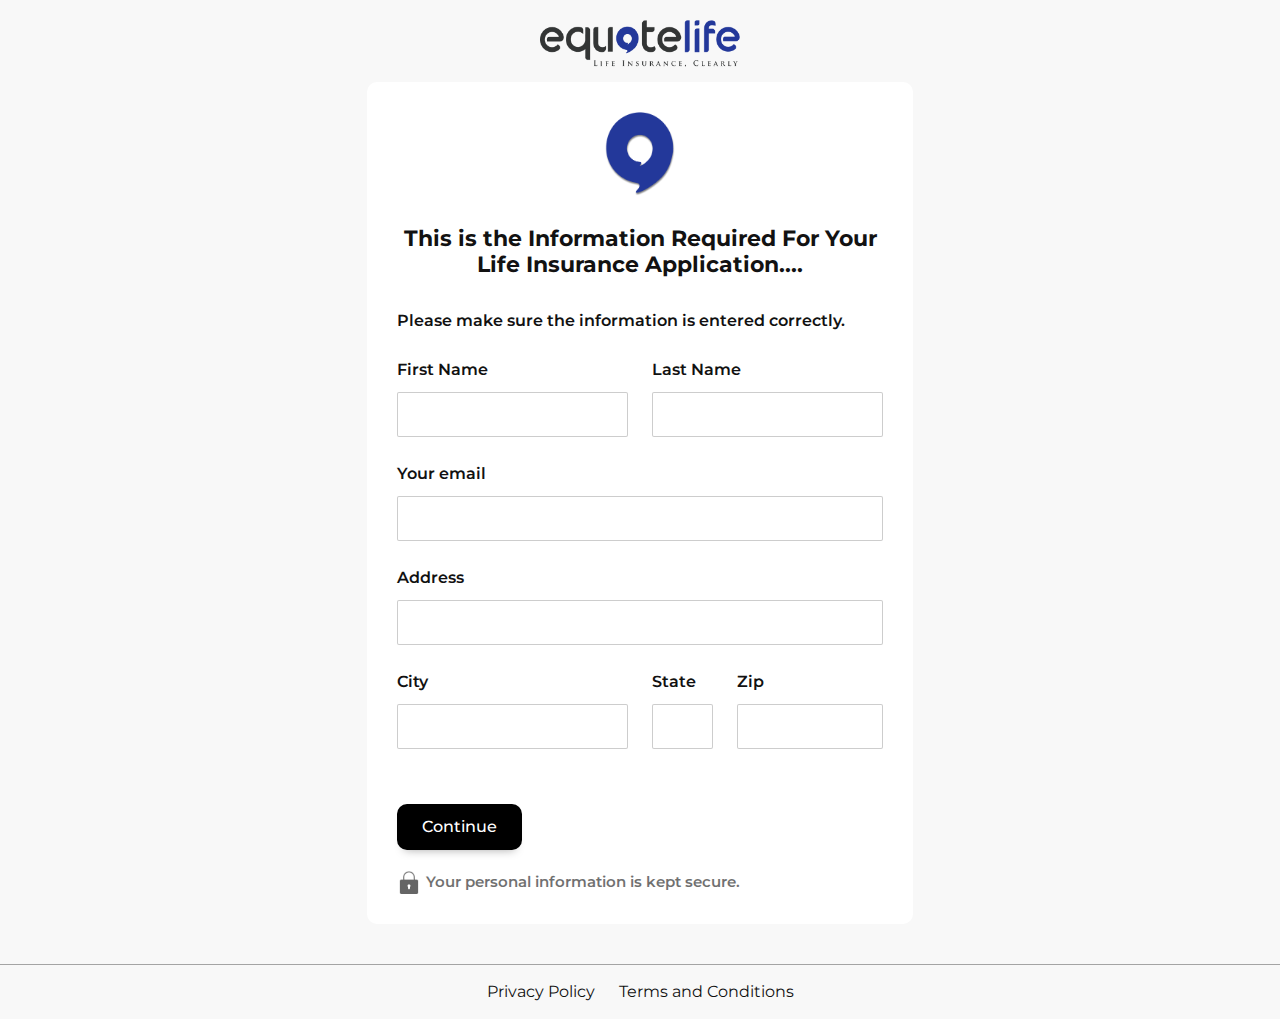
<file: appform.html>
<!doctype html>
<html lang="en-US">
    <head>
        <meta charset="utf-8">
        <meta http-equiv="x-ua-compatible" content="ie=edge">
        <title>Site Title Here</title>
        <meta name="description" content="">
        <meta name="viewport" content="width=device-width, initial-scale=1"> 
        <meta content="This is a awesome website" name="description" />
        <meta content="This is a awesome website" property="twitter:description" />
        <meta content="This is a awesome website" property="og:description" />
        <meta content="Add title or heading" property="og:title" />
        <meta content="Add title or heading " property="twitter:title" />
        <meta property="og:type" content="website" />
        <meta content="summary_large_image" name="twitter:card" />
        <meta content="assets/img/seothumb.png" property="og:image" />
        <meta content="assets/img/seothumb.png" property="twitter:image" />
		<link rel="shortcut icon" type="image/x-icon" href="favicon.ico">

        
		<!-- CSS here -->
        <link rel="stylesheet" href="assets/css/bootstrap.min.css">
        <link rel="stylesheet" href="assets/css/owl.carousel.min.css">   
        <link rel="stylesheet" href="assets/css/style.css">
        <link rel="stylesheet" href="assets/css/responsive.css">
    </head>
    <body>
 

    <!-- main START -->
    <main>


        <!-- step-area STARTED -->
        <section class="step-area grayBg">
            <a href="index.html" class="logo"><img loading="lazy"  src="assets/img/logo.png" alt=""></a>
            <div class="container">
                <div class="row">
                    <div class="col-lg-6 offset-lg-3">
                        <form class="multistep">
                            <div class="step_fixed_top">
                                <img src="assets/img/logo2.png" alt="">
                            </div>
                            <div class="all_form_step">
                                <div class="single_form_step active">
                                    <h4>This is the Information Required For Your
                                        Life Insurance Application....</h4>
                                    <label for="#"> Please make sure the information is entered correctly. </label> 
                                    <div class="row">
                                        <div class="col-md-6">
                                            <label for="#">
                                                First Name
                                                <input type="text" placeholder="" id=""> 
                                            </label>
                                        </div>
                                        <div class="col-md-6">
                                            <label for="#">
                                                Last Name
                                                <input type="text" placeholder="" id=""> 
                                            </label>
                                        </div>
                                        <div class="col-md-12">
                                            <label for="#">
                                                Your email
                                                <input type="email" placeholder="" id=""> 
                                            </label>
                                        </div>
                                        <div class="col-md-12">
                                            <label for="#">
                                                Address
                                                <input type="text" placeholder="" id=""> 
                                            </label>
                                        </div>
                                        <div class="col-md-6">
                                            <label for="#">
                                                City
                                                <input type="text" placeholder="" id=""> 
                                            </label>
                                        </div>
                                        <div class="col-md-2">
                                            <label for="#">
                                                State
                                                <input type="text" placeholder="" id=""> 
                                            </label>
                                        </div>
                                        <div class="col-md-4">
                                            <label for="#">
                                                Zip
                                                <input type="text" placeholder="" id=""> 
                                            </label>
                                        </div>
                                    </div> 
                                </div>
                                <div class="single_form_step">
                                    <h4>Health</h4>
                                    <label for="#">
                                        Height
                                        <div class="row">
                                            <div class="col-6">
                                                <div class="with_scale">
                                                    <input type="number">
                                                    <span>ft</span>
                                                </div>
                                            </div>
                                            <div class="col-6">
                                                <div class="with_scale">
                                                    <input type="number">
                                                    <span>in</span>
                                                </div>
                                            </div>
                                        </div> 
                                    </label>
                                    <label for="#">
                                        Weight
                                        <div class="with_scale">
                                            <input type="number">
                                            <span>lbs</span>
                                        </div>
                                    </label>
                                    <label for="#">
                                        Tobacco Use last 12 months?
                                        <div class="row">
                                            <div class="col-6">
                                                <div class="radioBoxItem">
                                                    <input type="radio" name="tobacco" value="yes">
                                                    <span>Yes</span>
                                                </div>
                                            </div>
                                            <div class="col-6">
                                                <div class="radioBoxItem">
                                                    <input type="radio" name="tobacco" value="no">
                                                    <span>No</span>
                                                </div>
                                            </div>
                                        </div>  
                                    </label>
                                </div>
                                <div class="single_form_step ">
                                    <h4>Medical Conditions</h4>
                                    <label for="#">
                                        Have you ever been treated for and/or taken medication for any of the following? Check all that apply.
                                        <ul>
                                            <li>
                                                <div class="with_ckb">
                                                    <input type="checkbox"><span></span>
                                                    Asthma
                                                </div>
                                            </li>
                                            <li>
                                                <div class="with_ckb">
                                                    <input type="checkbox"><span></span>
                                                    Diabetes
                                                </div>
                                            </li>
                                            <li>
                                                <div class="with_ckb">
                                                    <input type="checkbox"><span></span>
                                                    Cancer of any kind
                                                </div>
                                            </li>
                                            <li>
                                                <div class="with_ckb">
                                                    <input type="checkbox"><span></span>
                                                    Depression
                                                </div>
                                            </li>
                                            <li>
                                                <div class="with_ckb">
                                                    <input type="checkbox"><span></span>
                                                    Heart Attack
                                                </div>
                                            </li>
                                            <li>
                                                <div class="with_ckb">
                                                    <input type="checkbox"><span></span>
                                                    Kidney Disease
                                                </div>
                                            </li>
                                            <li>
                                                <div class="with_ckb">
                                                    <input type="checkbox"><span></span>
                                                    Stroke
                                                </div>
                                            </li>
                                            <li>
                                                <div class="with_ckb">
                                                    <input type="checkbox"><span></span>
                                                    Liver Disease
                                                </div>
                                            </li>
                                            <li>
                                                <div class="with_ckb">
                                                    <input type="checkbox"><span></span>
                                                    Heart Disease
                                                </div>
                                            </li>
                                            <li>
                                                <div class="with_ckb">
                                                    <input type="checkbox"><span></span>
                                                    COPD
                                                </div>
                                            </li>
                                            <li>
                                                <div class="with_ckb">
                                                    <input type="checkbox"><span></span>
                                                    Diabetic Neuropathy
                                                </div>
                                            </li>
                                            <li>
                                                <div class="with_ckb">
                                                    <input type="checkbox"><span></span>
                                                    Opioid Use for Pain
                                                </div>
                                            </li>
                                            <li class=" w-100">
                                                <div class="with_ckb">
                                                    <input type="checkbox" class="dslectall"><span></span>
                                                    None of the above
                                                </div>
                                            </li>
                                        </ul>  
                                    </label> 
                                </div>
                                <div class="single_form_step ">
                                    <h4>Beneficiary Information</h4>
                                    <label for="#">Please make sure the information is entered correctly.</label>
                                    <div class="row">
                                        <div class="col-md-6">
                                            <label for="#">
                                                First Name
                                                <input type="text" placeholder="" id=""> 
                                            </label>
                                        </div>
                                        <div class="col-md-6">
                                            <label for="#">
                                                Last Name
                                                <input type="text" placeholder="" id=""> 
                                            </label>
                                        </div>
                                        <div class="col-lg-12">
                                            <label for="#">
                                                Date of Birth
                                                <div class="row">
                                                    <div class="col-3"><input type="number" placeholder="Month"> </div>
                                                    <div class="col-3"><input type="number" placeholder="Day"> </div>
                                                    <div class="col-3"><input type="number" placeholder="Year"> </div>
                                                </div> 
                                            </label>
                                        </div>
                                        <div class="col-md-6">
                                            <label for="#">
                                                Relationship
                                                <input type="text" placeholder="" id=""> 
                                            </label>
                                        </div>
                                        <div class="col-md-4">
                                            <label for="#">
                                                Percentage
                                                <input type="number" placeholder="" id=""> 
                                            </label>
                                        </div>
                                        <div class="col-lg-12">
                                            <label for="#">
                                                Is there another beneficiary?
                                                <div class="row">
                                                    <div class="col-6">
                                                        <div class="radioBoxItem">
                                                            <input type="radio" name="beneficiary" value="yes">
                                                            <span>Yes</span>
                                                        </div>
                                                    </div>
                                                    <div class="col-6">
                                                        <div class="radioBoxItem">
                                                            <input type="radio" name="beneficiary" value="no">
                                                            <span>No</span>
                                                        </div>
                                                    </div>
                                                </div> 
                                            </label>
                                            <div class="another_beneficiary"> 
                                                <div class="row">
                                                    <div class="col-md-6">
                                                        <label for="#">
                                                            First Name
                                                            <input type="text" placeholder="" id=""> 
                                                        </label>
                                                    </div>
                                                    <div class="col-md-6">
                                                        <label for="#">
                                                            Last Name
                                                            <input type="text" placeholder="" id=""> 
                                                        </label>
                                                    </div>
                                                    <div class="col-lg-12">
                                                        <label for="#">
                                                            Date of Birth
                                                            <div class="row">
                                                                <div class="col-3"><input type="number" placeholder="Month"> </div>
                                                                <div class="col-3"><input type="number" placeholder="Day"> </div>
                                                                <div class="col-3"><input type="number" placeholder="Year"> </div>
                                                            </div> 
                                                        </label>
                                                    </div>
                                                    <div class="col-md-6">
                                                        <label for="#">
                                                            Relationship
                                                            <input type="text" placeholder="" id=""> 
                                                        </label>
                                                    </div>
                                                    <div class="col-md-4">
                                                        <label for="#">
                                                            Percentage
                                                            <input type="number" placeholder="" id=""> 
                                                        </label>
                                                    </div>
                                                </div>
                                            </div> 
                                        </div>
                                        <div class="col-lg-12">
                                            <label for="#">
                                                Would you like to add a contingent beneficiary?
                                                <div class="row">
                                                    <div class="col-6">
                                                        <div class="radioBoxItem">
                                                            <input type="radio" name="contingent_beneficiary" value="yes">
                                                            <span>Yes</span>
                                                        </div>
                                                    </div>
                                                    <div class="col-6">
                                                        <div class="radioBoxItem">
                                                            <input type="radio" name="contingent_beneficiary" value="no">
                                                            <span>No</span>
                                                        </div>
                                                    </div>
                                                </div> 
                                            </label>
                                            <div class="another_beneficiary_2"> 
                                                <div class="row">
                                                    <div class="col-md-6">
                                                        <label for="#">
                                                            First Name
                                                            <input type="text" placeholder="" id=""> 
                                                        </label>
                                                    </div>
                                                    <div class="col-md-6">
                                                        <label for="#">
                                                            Last Name
                                                            <input type="text" placeholder="" id=""> 
                                                        </label>
                                                    </div>
                                                    <div class="col-lg-12">
                                                        <label for="#">
                                                            Date of Birth
                                                            <div class="row">
                                                                <div class="col-3"><input type="number" placeholder="Month"> </div>
                                                                <div class="col-3"><input type="number" placeholder="Day"> </div>
                                                                <div class="col-3"><input type="number" placeholder="Year"> </div>
                                                            </div> 
                                                        </label>
                                                    </div>
                                                    <div class="col-md-6">
                                                        <label for="#">
                                                            Relationship
                                                            <input type="text" placeholder="" id=""> 
                                                        </label>
                                                    </div>
                                                    <div class="col-md-4">
                                                        <label for="#">
                                                            Percentage
                                                            <input type="number" placeholder="" id=""> 
                                                        </label>
                                                    </div>
                                                </div>
                                            </div> 
                                        </div>

                                    </div> 
                                </div>


                                <div class="single_form_step" data-bg="softblueBg">
                                    <h4>Identity</h4>
                                    <label for="#"> Laws require this information as part of your application, don’t worry, it is secure and masked.  </label> 
                                    <div class="row">
                                        <div class="col-lg-12">
                                            <label for="#">
                                                Social Security Number
                                                <input type="text" placeholder="" id=""> 
                                            </label>
                                        </div>
                                        <div class="col-lg-12">
                                            <label for="#">
                                                Driver License Number
                                                <input type="text" placeholder="" id=""> 
                                            </label>
                                        </div>
                                        <div class="col-lg-6">
                                            <label for="#">
                                                Expiration
                                                <div class="row">
                                                    <div class="col-lg-6"><input type="text" placeholder="Month" id=""> </div>
                                                    <div class="col-lg-6"><input type="text" placeholder="Year" id=""> </div>
                                                </div>
                                            </label>
                                        </div>
                                        <div class="col-lg-6">
                                            <label for="#">
                                                State
                                                <input type="text" placeholder="Month" id=""> 
                                            </label>
                                        </div>
                                    </div>
                                </div>
                                <div class="single_form_step" data-bg="softblueBg">
                                    <h4>Premium Payment Source</h4>
                                    <label for="#">You bank is account is used as a method to pay your premiums, which is standard.  This will not be shared and only will be used for premium payments upon issue.</label>  
                                    
                                    <div class="row">
                                        <div class="col-12">
                                            <label for="#">
                                                Bank Name
                                                <input type="text" placeholder="First Name" id=""> 
                                            </label>
                                            <label for="#">
                                                Routing Number
                                                <input type="number" placeholder="" id=""> 
                                            </label>
                                            <label for="#">
                                                Bank Account Number
                                                <input type="number" placeholder="" id=""> 
                                            </label>
                                            <label for="#">
                                                Verify Bank Account Number
                                                <input type="number" placeholder="" id=""> 
                                            </label>
                                        </div> 
                                    </div> 

                                </div>


                                <div class="single_form_step thankyouscreen">
                                    <h4>Thank you! You will get a text with
                                        a welcome message and your
                                        assigned, in-house advisor. If you
                                        do not receive a message, please 
                                        text us at the number below...</h4> 
                                    <div class="textBox">
                                        <p>Text us here......</p>
                                        <h4>888-902-7270</h4>
                                        <a href="index.html" class="theme-btn">HOME PAGE</a>
                                    </div>
                                </div>
                            </div>
                            <div class="step_fixed_bottom">
                                <button type="button" class="theme-btn btn1">Continue</button>
                                <button type="button" class="theme-btn btn2">Submit</button>
                                <p><img src="assets/img/lock.png" alt=""> Your personal information is kept secure.</p>
                            </div>
                        </form>
                    </div>
                </div>
            </div>
            <p class="copyright">
                <a href="https://equote.life/privacy-policy/">Privacy Policy</a>
                <a href="https://equote.life/terms-of-use">Terms and Conditions</a>
            </p>
        </section>
        <!-- step-area END -->


    </main>
    <!-- main END -->
 


 
		<!-- JS here --> 
        <script src="assets/js/jquery-3.7.1.min.js"></script>
        <script src="assets/js/bootstrap.bundle.min.js"></script>
        <script src="assets/js/owl.carousel.min.js"></script> 
        <script src="assets/js/main.js"></script>
    </body>
</html>
</file>
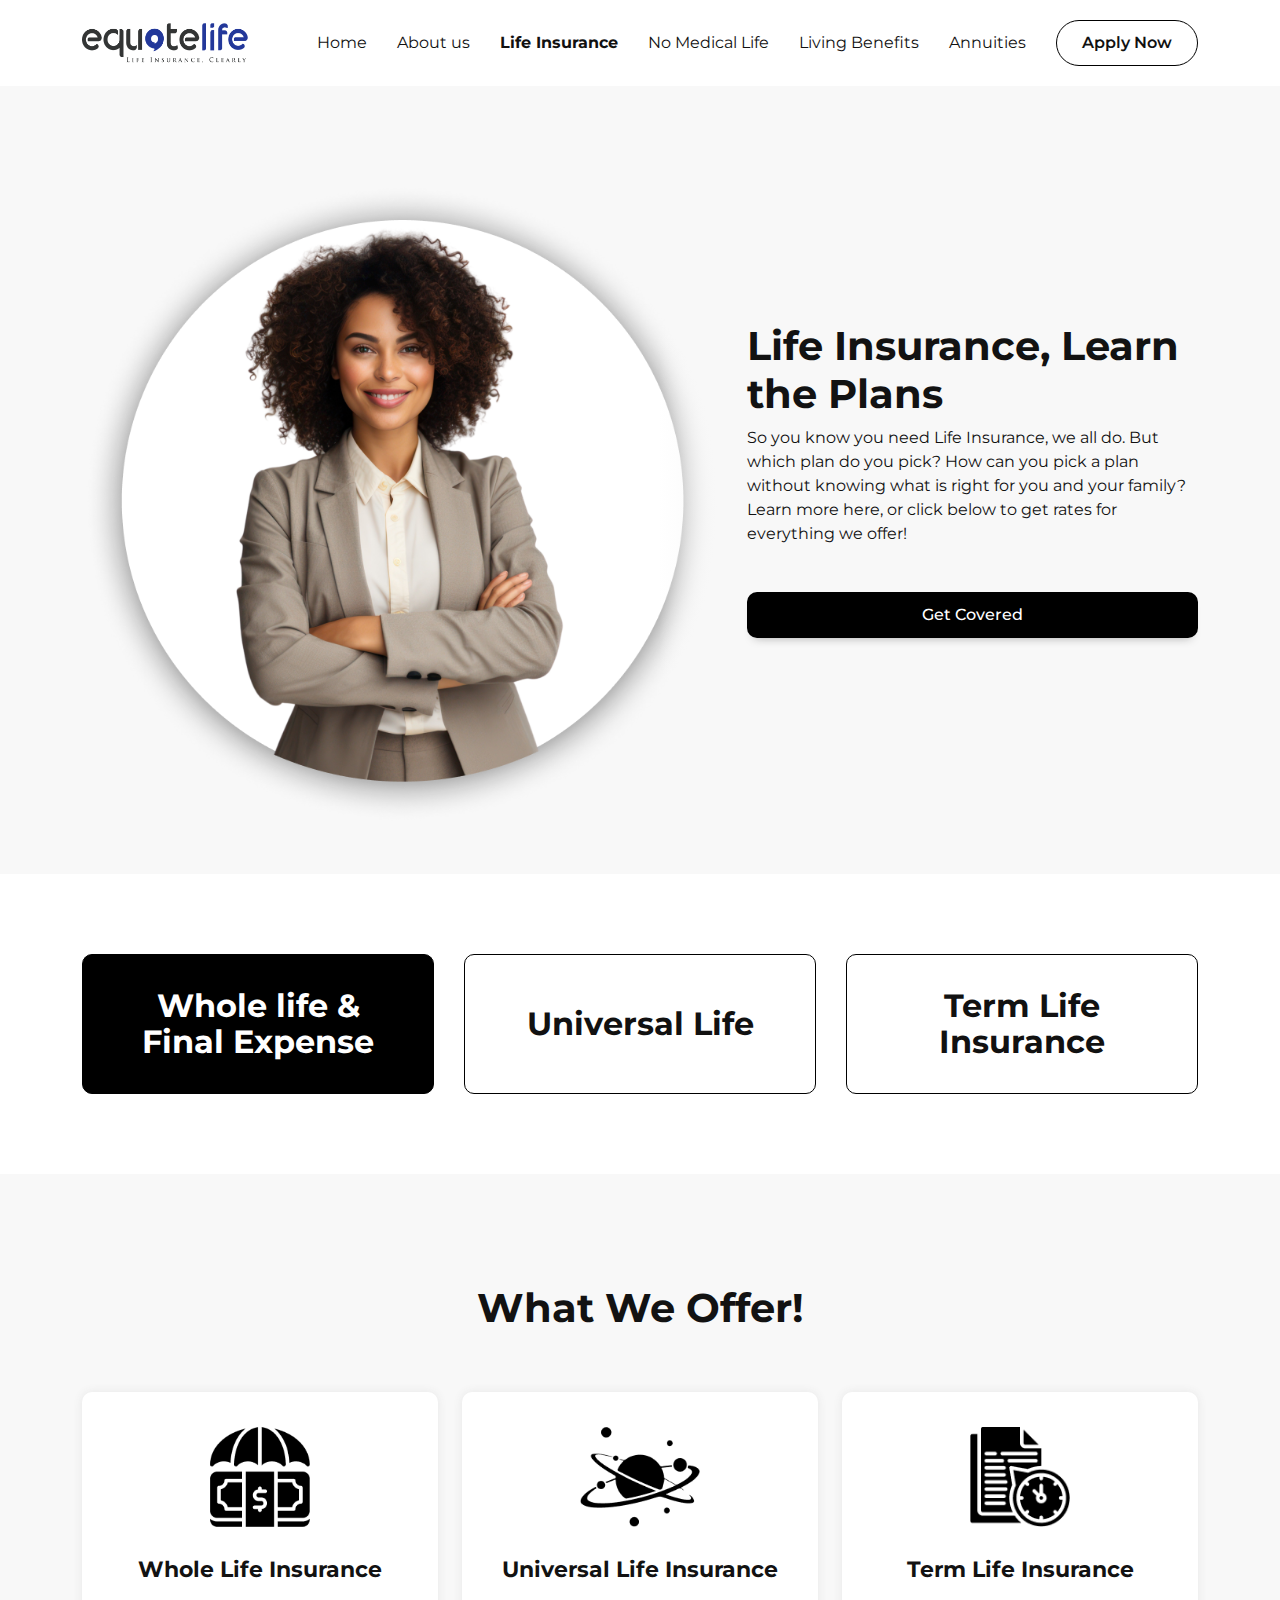
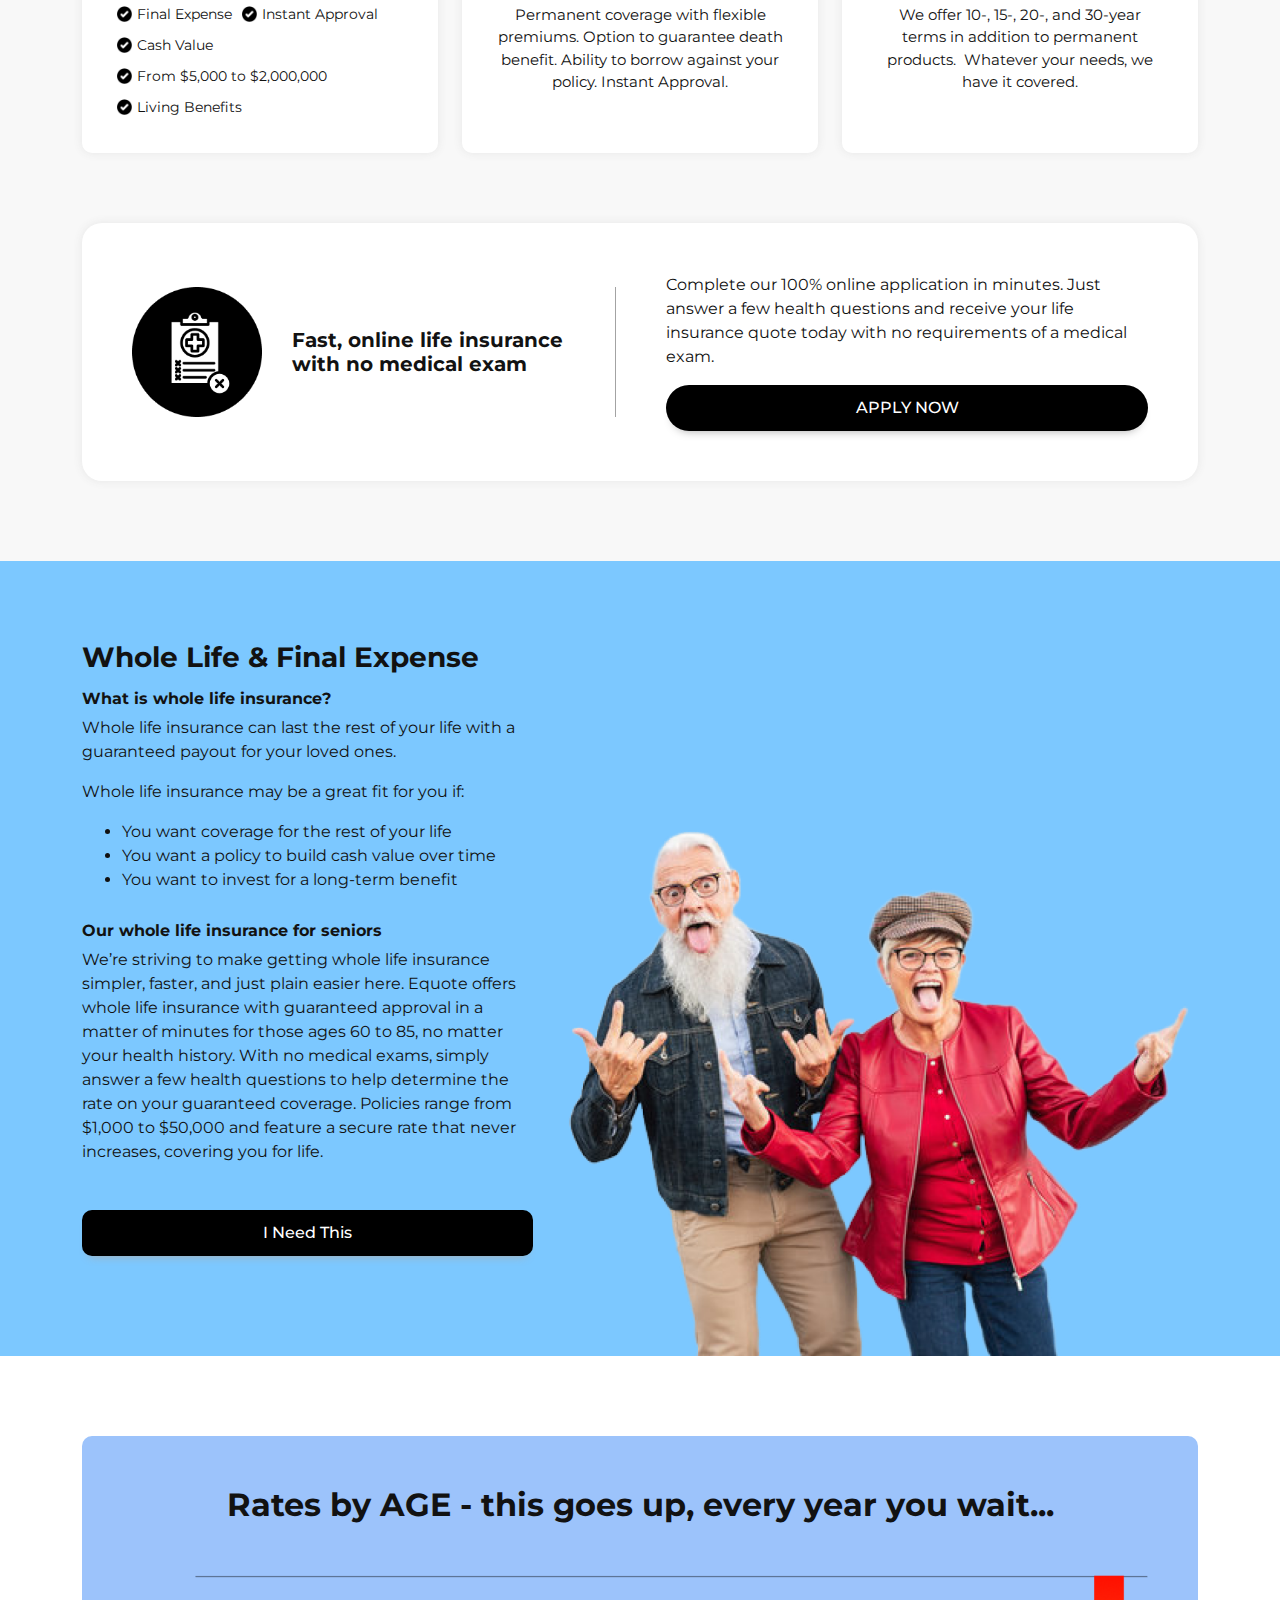
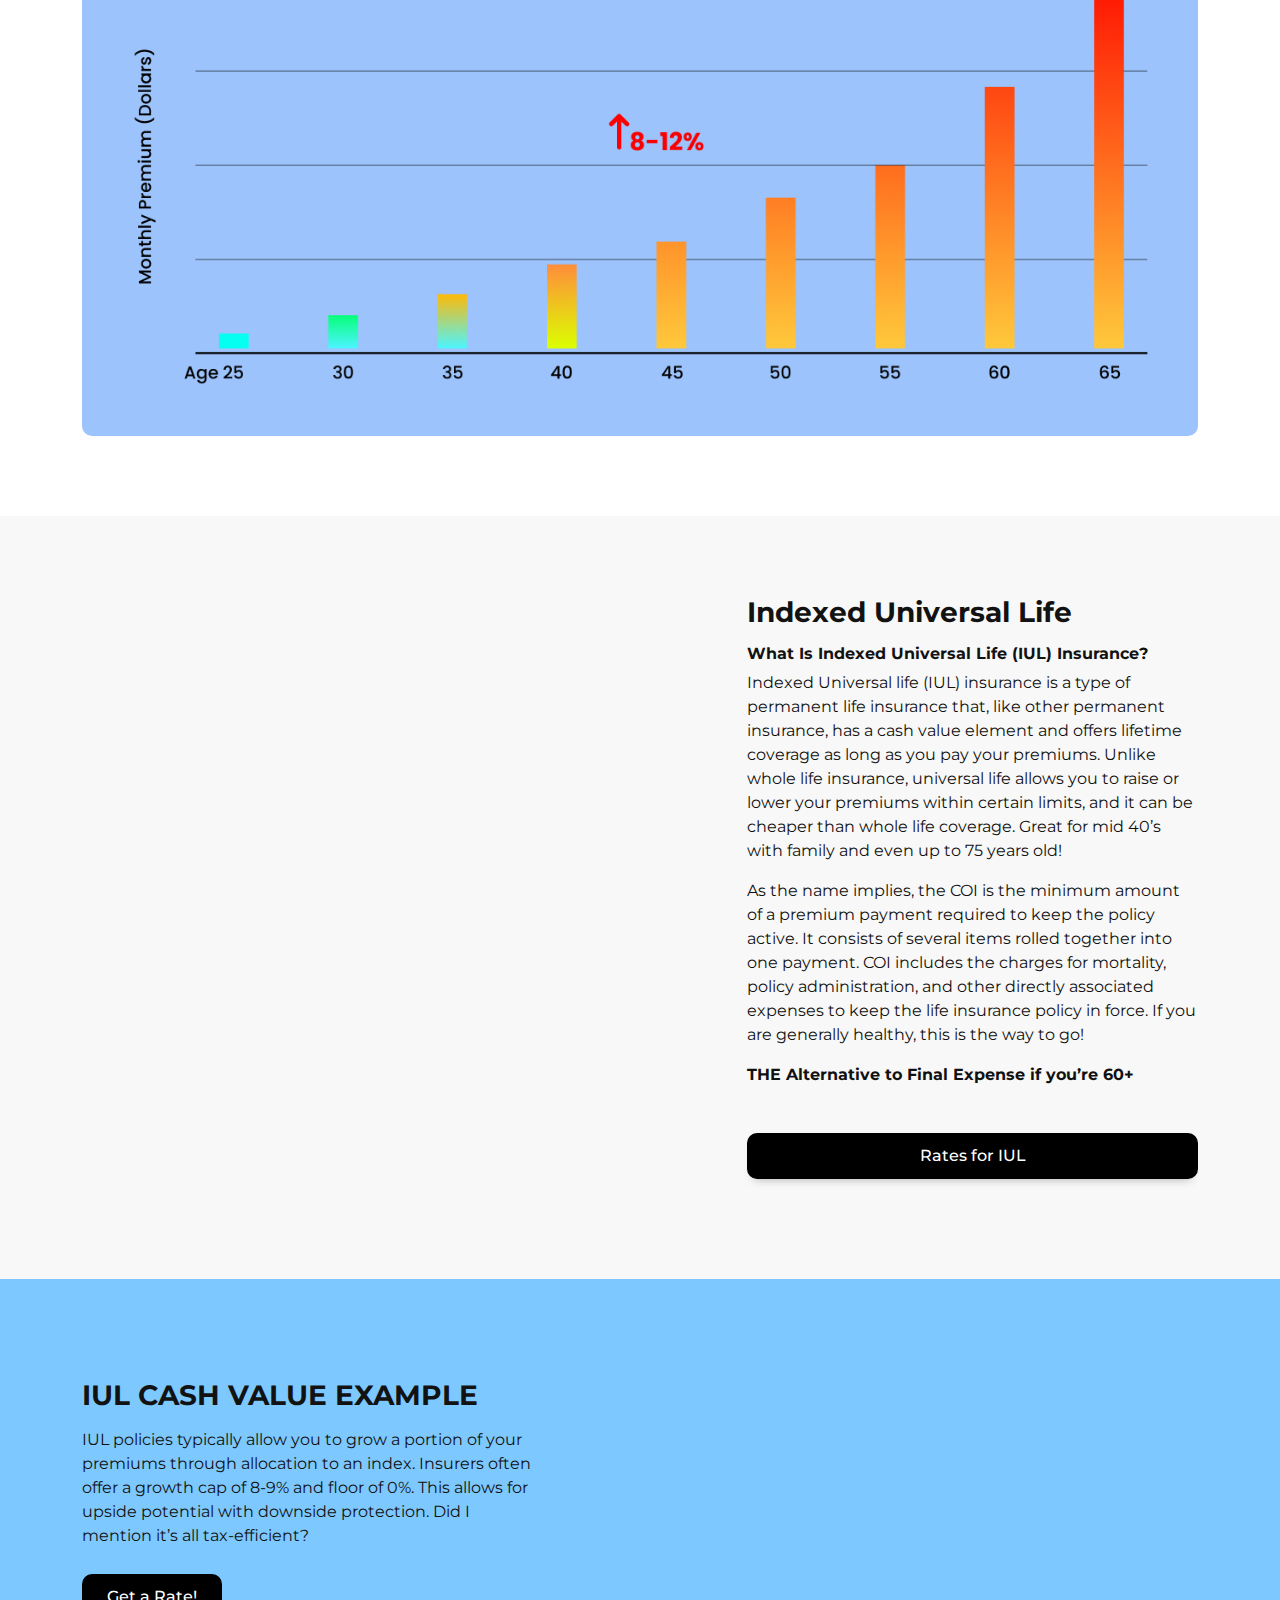
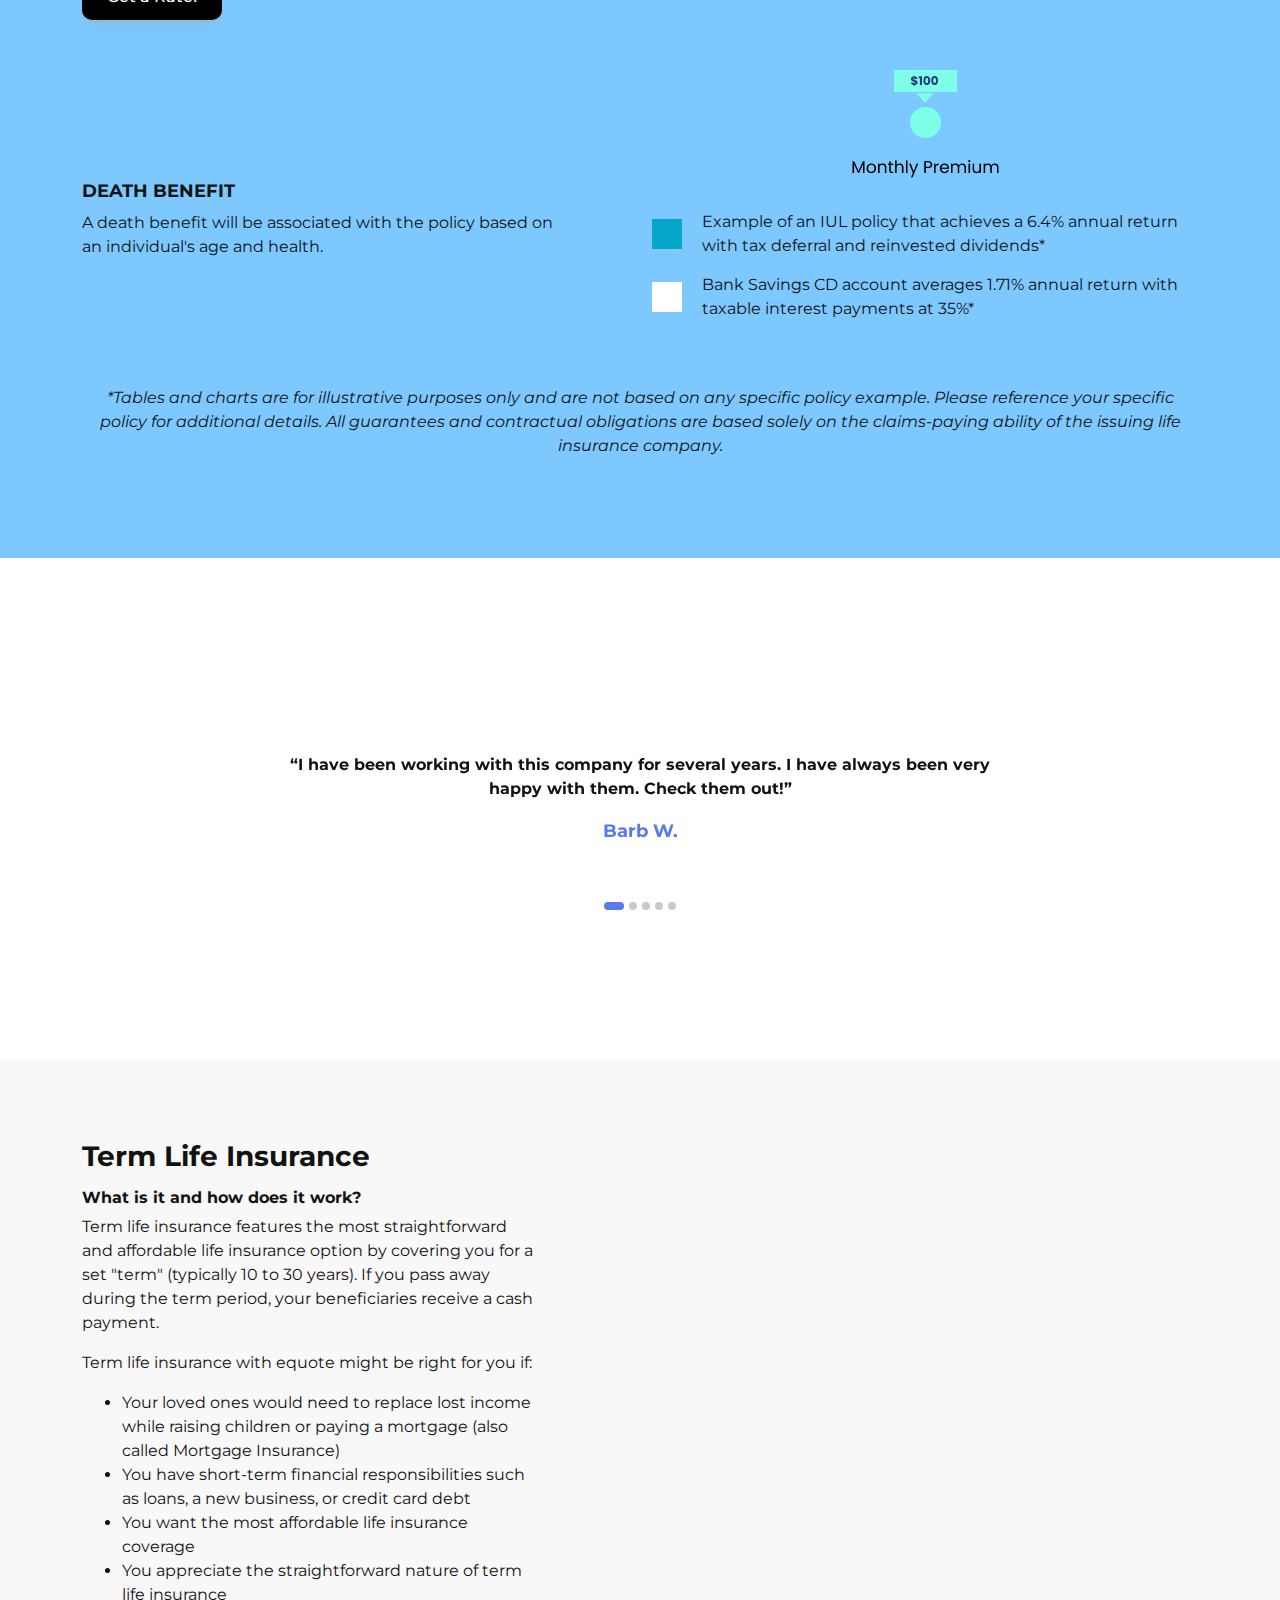
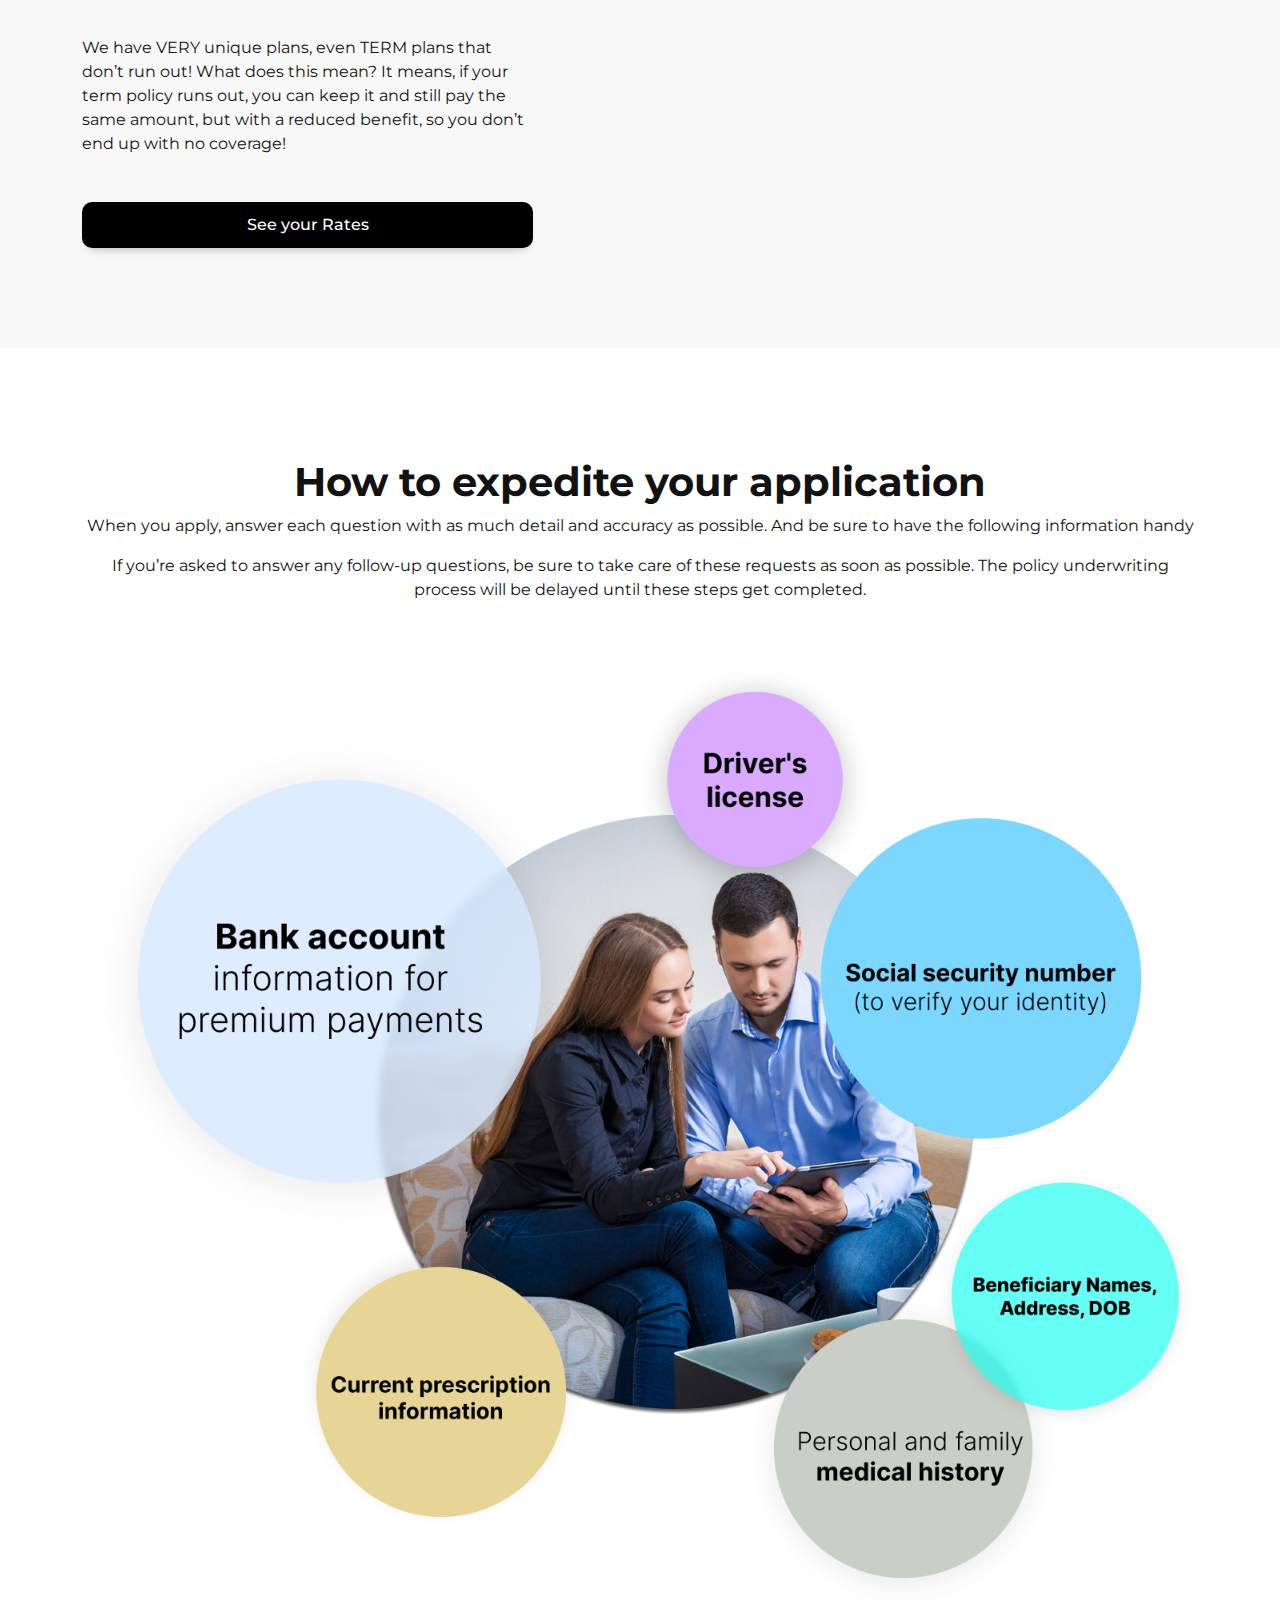
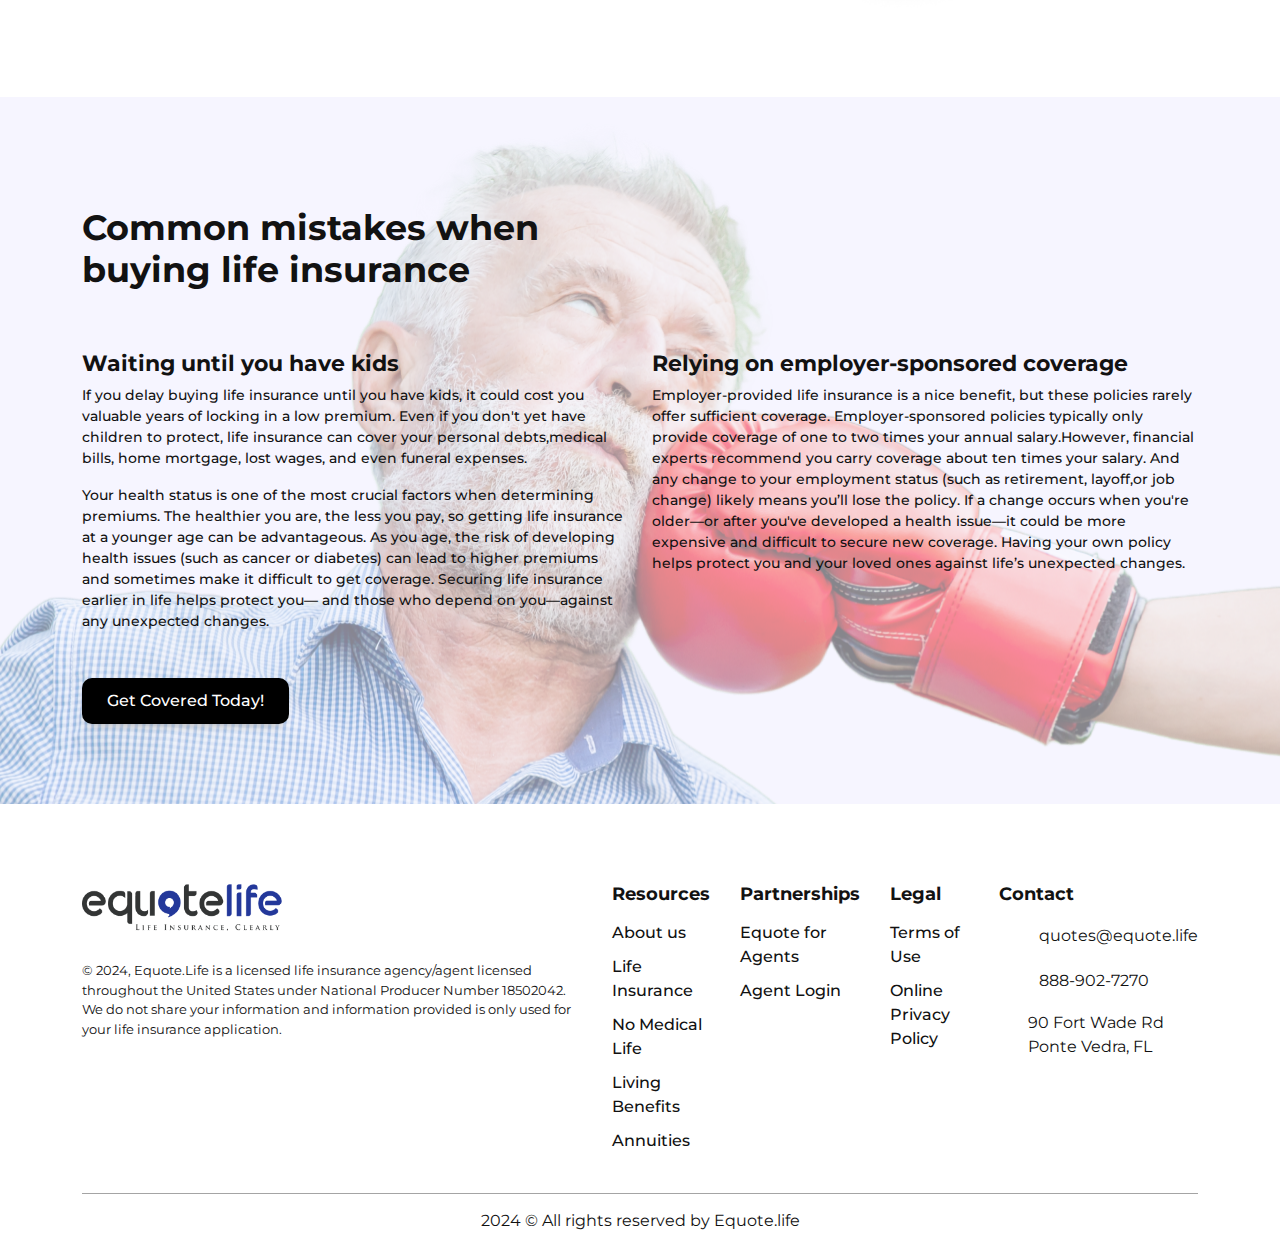
<file: lifeinsurance.html>
<!doctype html>
<html lang="en-US">
    <head>
        <meta charset="utf-8">
        <meta http-equiv="x-ua-compatible" content="ie=edge">
        <title>Site Title Here</title>
        <meta name="description" content="">
        <meta name="viewport" content="width=device-width, initial-scale=1"> 
        <meta content="This is a awesome website" name="description" />
        <meta content="This is a awesome website" property="twitter:description" />
        <meta content="This is a awesome website" property="og:description" />
        <meta content="Add title or heading" property="og:title" />
        <meta content="Add title or heading " property="twitter:title" />
        <meta property="og:type" content="website" />
        <meta content="summary_large_image" name="twitter:card" />
        <meta content="assets/img/seothumb.png" property="og:image" />
        <meta content="assets/img/seothumb.png" property="twitter:image" />
		<link rel="shortcut icon" type="image/x-icon" href="favicon.ico">

        
		<!-- CSS here -->
        <link rel="stylesheet" href="assets/css/bootstrap.min.css">
        <link rel="stylesheet" href="assets/css/owl.carousel.min.css">   
        <link rel="stylesheet" href="assets/css/style.css">
        <link rel="stylesheet" href="assets/css/responsive.css">
    </head>
    <body>

       
    <!-- header-area START -->
    <div class="header-area">
        <div class="container">
            <div class="row align-items-center">
                <div class="col-lg-2 col-6">
                    <a href="index.html" class="logo-area"><img loading="lazy"  src="assets/img/logo.png" alt=""></a>
                </div>
                <div class="col-lg-10 d-none d-lg-block text-right">
                    <div class="menu-area">
                        <nav>
                            <ul>
                                <li><a href="./index.html">Home</a></li>
                                <li><a href="./about.html">About us</a></li>
                                <li><a href="./lifeinsurance.html" class="active">Life Insurance</a></li>
                                <li><a href="./nomed.html">No Medical Life</a></li>
                                <li><a href="./living-benefits.html">Living Benefits</a></li> 
                                <li><a href="./annuities.html">Annuities</a></li>  
                            </ul>
                            <a href="./appform.html">Apply Now</a>
                        </nav>
                    </div>
                </div>
                <div class="col-6 d-block d-lg-none text-center">
                    <div class="bar">
                        <a class="bar-icon siteBar-btn" href="#">
                            <span></span>
                        </a>
                    </div>
                </div>
            </div>
        </div>
    </div>
        <!-- mobile-menu START -->
        <div class="mobile-menu">
            <a href="#" class="logo"><img loading="lazy"  src="assets/img/logo.png" alt=""></a>
            <a href="#" class="bars siteBar-btn"><svg class="bi bi-x" width="1em" height="1em" viewBox="0 0 16 16" fill="currentColor" xmlns="http://www.w3.org/2000/svg">
                <path fill-rule="evenodd" d="M11.854 4.146a.5.5 0 010 .708l-7 7a.5.5 0 01-.708-.708l7-7a.5.5 0 01.708 0z" clip-rule="evenodd"/>
                <path fill-rule="evenodd" d="M4.146 4.146a.5.5 0 000 .708l7 7a.5.5 0 00.708-.708l-7-7a.5.5 0 00-.708 0z" clip-rule="evenodd"/>
            </svg></a> 
            <nav> 
                <ul>
                    <li><a href="./index.html">Home</a></li>
                    <li><a href="./about.html" class="active">About us</a></li>
                    <li><a href="./lifeinsurance.html">Life Insurance</a></li>
                    <li><a href="./nomed.html">No Medical Life</a></li>
                    <li><a href="./living-benefits.html">Living Benefits</a></li> 
                    <li><a href="./annuities.html">Annuities</a></li>  
                </ul>
                <a href="./appform.html">Apply Now</a>
            </nav> 
        </div> 
        <div class="menuShadow"></div>
    <!-- header-area END -->





    <!-- main START -->
    <main>


        <!-- Hero-area STARTED -->
        <section class="hero-area withImg rightMode lifeinsurance-hero grayBg"> 
            <div class="container">
                <div class="row">
                    <div class="col-lg-7">
                        <div class="content-img grayLeaner mobile-170">
                            <img loading="lazy" class="fullInSmall" src="assets/img/heroimg.png" alt="">
                        </div>
                    </div>
                    <div class="col-lg-5">
                        <div class="hero-wrap content-wrap">
                            <h1>Life Insurance, Learn the Plans</h1>
                            <p>So you know you need Life Insurance, we all do.  But which plan do you pick?  How can you pick a plan without knowing what is right for you and your family?  Learn more here, or click below to get rates for everything we offer!</p>
                            <a href="#" class="theme-btn">Get Covered</a>
                        </div>
                    </div>
                </div>
            </div>
        </section>
        <!-- Hero-area END -->

        <!-- type-area STARTED -->
        <section class="type-area ">
            <div class="container">
                <div class="row">
                    <div class="col-lg-12">
                        <div class="all-types">
                            <a class="single-type active" href="javascript:void(0)">Whole life & Final Expense</a>
                            <a class="single-type" href="javascript:void(0)">Universal Life</a>
                            <a class="single-type" href="javascript:void(0)">Term Life Insurance</a>
                        </div>
                    </div>
                </div>
            </div>
        </section>
        <!-- type-area END -->

        <!-- offer-area STARTED -->
        <section class="offer-area grayBg">
            <div class="container">
                <div class="row">
                    <div class="col-lg-12">
                        <div class="section-title">
                            <h1>What We Offer!</h1>
                        </div>
                    </div>
                    <div class="col-lg-4">
                        <div class="offer-blk text-center">
                            <img src="assets/img/offer.png" alt="">
                            <h4>Whole Life Insurance</h4>
                            <ul>
                                <li><img src="assets/img/tick.png" alt=""> Final Expense</li>
                                <li><img src="assets/img/tick.png" alt=""> Instant Approval</li>
                                <li><img src="assets/img/tick.png" alt=""> Cash Value</li>
                                <li><img src="assets/img/tick.png" alt=""> From $5,000 to $2,000,000</li>
                                <li><img src="assets/img/tick.png" alt=""> Living Benefits</li>
                            </ul>
                        </div>
                    </div>
                    <div class="col-lg-4">
                        <div class="offer-blk text-center">
                            <img src="assets/img/offer2.png" alt="">
                            <h4>Universal Life Insurance</h4>
                            <p>Permanent coverage with flexible premiums. Option to guarantee death benefit. Ability to borrow against your policy.  Instant Approval.</p>
                        </div>
                    </div>
                    <div class="col-lg-4">
                        <div class="offer-blk text-center">
                            <img src="assets/img/offer3.png" alt="">
                            <h4>Term Life Insurance</h4>
                            <p>We offer 10-, 15-, 20-, and 30-year terms in addition to permanent products.  Whatever your needs, we have it covered.</p>
                        </div>
                    </div>
                    <div class="col-lg-12">
                        <div class="ctabox">
                            <div class="ctabox-left">
                                <img src="assets/img/cta.png" alt="">
                                <h4>Fast, online life insurance
                                    with no medical exam</h4>
                            </div>
                            <div class="ctabox-right">
                                <p>Complete our 100% online application in minutes. Just answer a few health questions and receive your life insurance quote today with no requirements of a medical exam.</p>
                                <a href="#" class="theme-btn">APPLY NOW</a>
                            </div>
                        </div>
                    </div>
                </div>
            </div>
        </section>
        <!-- offer-area END --> 


        <!-- wlife-area STARTED -->
        <section class="wlife-area withImg softblueBg">
            <div class="container">
                <div class="row">
                    <div class="col-lg-5">
                        <div class="content-wrap">
                            <h3>Whole Life & Final Expense</h3>

                            <h6>What is whole life insurance?</h6>
                            <p>Whole life insurance can last the rest of your life with a guaranteed payout for your loved ones.</p>
                            <p>Whole life insurance may be a great fit for you if: </p>
                            <ul class="boldLists">
                                <li>You want coverage for the rest of your life</li>
                                <li>You want a policy to build cash value over time</li>
                                <li>You want to invest for a long-term benefit</li>
                            </ul>
                            <h6>Our whole life insurance for seniors</h6>
                            <p>We’re striving to make getting whole life insurance simpler, faster, and just plain easier here. Equote offers whole life insurance with guaranteed approval in a matter of minutes for those ages 60 to 85, no matter your health history. With no medical exams, simply answer a few health questions to help determine the rate on your guaranteed coverage. Policies range from $1,000 to $50,000 and feature a secure rate that never increases, covering you for life.</p>
                            <a href="#" class="theme-btn">I Need This</a>
                        </div>
                    </div>
                    <div class="col-lg-7">
                        <div class="content-img">
                            <img loading="lazy"  src="assets/img/img6.png" alt="">
                        </div>
                    </div>
                </div>
            </div>
        </section>
        <!-- wlife-area END --> 
        
        <!-- groupStates-area STARTED -->
        <section class="groupStates-area">
            <div class="container">
                <div class="row">
                    <div class="col-lg-12"> 
                        <div class="group-chart">
                            <h1>Rates by AGE - this goes up, every year you wait...</h1>
                            <img src="assets/img/chart2.png" alt="">
                        </div>
                    </div>
                </div>
            </div>
        </section>
        <!-- groupStates-area END -->

        <!-- ulife-area STARTED -->
        <section class="ulife-area withImg rightMode grayBg">
            <div class="container">
                <div class="row"> 
                    <div class="col-lg-7">
                        <div class="content-img">
                            <img loading="lazy"  src="assets/img/live-hero-2.png" alt="">
                        </div>
                    </div>
                    <div class="col-lg-5">
                        <div class="content-wrap">
                            <h3>Indexed Universal Life</h3>
                            <h6>What Is Indexed Universal Life (IUL) Insurance?</h6>
                            <p>Indexed Universal life (IUL) insurance is a type of permanent life insurance that, like other permanent insurance, has a cash value element and offers lifetime coverage as long as you pay your premiums. Unlike whole life insurance, universal life allows you to raise or lower your premiums within certain limits, and it can be cheaper than whole life coverage.  Great for mid 40’s with family and even up to 75 years old!</p>
                            <p>As the name implies, the COI is the minimum amount of a premium payment required to keep the policy active. It consists of several items rolled together into one payment. COI includes the charges for mortality, policy administration, and other directly associated expenses to keep the life insurance policy in force.  If you are generally healthy, this is the way to go!</p>
                            <p><b>THE Alternative to Final Expense if you’re 60+</b></p>
                            <a href="#" class="theme-btn">Rates for IUL</a>
                        </div>
                    </div>
                </div>
            </div>
        </section>
        <!-- ulife-area END -->
  
        <!-- iulcash-area STARTED -->
        <section class="iulcash-area rightMode withImg softblueBg">
            <div class="container">
                <div class="row"> 
                    <div class="col-lg-5">
                        <div class="content-wrap">
                            <h3>IUL CASH VALUE EXAMPLE</h3> 
                            <p>IUL policies typically allow you to grow a portion of your premiums through allocation to an index. Insurers often offer a growth cap of 8-9% and floor of 0%. This allows for upside potential with downside protection. Did I mention it’s all tax-efficient?</p>
                            <a href="#" class="theme-btn">Get a Rate!</a>
                        </div>
                    </div>
                    <div class="col-lg-7">
                        <div class="content-img">
                            <img loading="lazy"  src="assets/img/chart.png" alt="">
                        </div>
                    </div>
                    <div class="col-lg-6">
                        <div class="deathBenefit"> 
                            <h5>DEATH BENEFIT</h5>
                            <p>A death benefit will be associated with the policy based on an individual's age and health.</p>
                        </div>
                    </div>
                    <div class="col-lg-6">
                        <div class="mprem"> 
                            <img src="assets/img/price.png" alt="">
                            <ul>
                                <li>
                                    <span></span>
                                    Example of an IUL policy that achieves a 6.4% annual return with tax deferral and reinvested dividends*
                                </li>
                                <li>
                                    <span></span>
                                    Bank Savings CD account averages 1.71% annual return with taxable interest payments at 35%*
                                </li>
                            </ul>
                        </div>
                    </div>
                    <div class="col-lg-12">
                        <p class="italicTxt"><i>*Tables and charts are for illustrative purposes only and are not based on any specific policy example. Please reference your specific policy for additional details. All guarantees and contractual obligations are based solely on the claims-paying ability of the issuing life insurance company.</i></p>
                    </div>
                </div>
            </div>
        </section>
        <!-- iulcash-area END -->
 
        <!-- Feedback-area STARTED -->
        <section class="feedback-area">
            <div class="container">
                <div class="row">
                    <div class="col-lg-8 offset-lg-2 text-center">
                        <div class="all-feedbacks owl-carousel">
                            <div class="single-feedback">
                                <div class="single-feedback-top">
                                    <img loading="lazy"  src="assets/img/brand.png" alt="" class="brand">
                                    <img loading="lazy"  src="assets/img/rating.png" alt="" class="ratings">
                                </div>
                                <div class="single-feedback-bottom">
                                    <p><b>“I have been working with this company for several years. I have always been very happy with them. Check them out!”</b></p>

                                    <h5>Barb W.</h5>
                                    <img loading="lazy"  src="assets/img/rating.png" alt="" >
                                </div>
                            </div>
                            <div class="single-feedback">
                                <div class="single-feedback-top">
                                    <img loading="lazy"  src="assets/img/brand.png" alt="" class="brand">
                                    <img loading="lazy"  src="assets/img/rating.png" alt="" class="ratings">
                                </div>
                                <div class="single-feedback-bottom">
                                    <p><b>“When I needed to get life insurance for my mother, I ended up also getting it for myself too....was blown away with the accuracy, details, and knowledge I got from them.”</b></p>

                                    <h5>Derek B</h5>
                                    <img loading="lazy"  src="assets/img/rating.png" alt="" >
                                </div>
                            </div>
                            <div class="single-feedback">
                                <div class="single-feedback-top">
                                    <img loading="lazy"  src="assets/img/brand.png" alt="" class="brand">
                                    <img loading="lazy"  src="assets/img/rating.png" alt="" class="ratings">
                                </div>
                                <div class="single-feedback-bottom">
                                    <p><b>“Have looked at life insurance for a while now and, since I am 68 years old, was frustrated but they got me what I need, great rate, great people.”</b></p>

                                    <h5>James R.</h5>
                                    <img loading="lazy"  src="assets/img/rating.png" alt="" >
                                </div>
                            </div>
                            <div class="single-feedback">
                                <div class="single-feedback-top">
                                    <img loading="lazy"  src="assets/img/brand.png" alt="" class="brand">
                                    <img loading="lazy"  src="assets/img/rating.png" alt="" class="ratings">
                                </div>
                                <div class="single-feedback-bottom">
                                    <p><b>“No pressure, no calls all the time, and I found a plan I didn’t even no existed, was approved that day. My husband too. Easy to deal with and knowledgeable.”</b></p>

                                    <h5>Wendy D.</h5>
                                    <img loading="lazy"  src="assets/img/rating.png" alt="" >
                                </div>
                            </div>
                            <div class="single-feedback">
                                <div class="single-feedback-top">
                                    <img loading="lazy"  src="assets/img/brand.png" alt="" class="brand">
                                    <img loading="lazy"  src="assets/img/rating.png" alt="" class="ratings">
                                </div>
                                <div class="single-feedback-bottom">
                                    <p><b>“I have an awesome Agent....Provides great, timely, responsive communicative service, available by phone, text or email.”</b></p>

                                    <h5>Elizabeth F.</h5>
                                    <img loading="lazy"  src="assets/img/rating.png" alt="" >
                                </div>
                            </div>
                        </div>
                    </div>
                </div>
            </div>
        </section>
        <!-- Feedback-area END -->

        <!-- linsurance-area STARTED -->
        <section class="linsurance-area withImg grayBg">
            <div class="container">
                <div class="row"> 
                    <div class="col-lg-5">
                        <div class="content-wrap">
                            <h3>Term Life Insurance</h3>
                            <h6>What is it and how does it work?</h6>
                            <p>Term life insurance features the most straightforward and affordable life insurance option by covering you for a set "term" (typically 10 to 30 years). If you pass away during the term period, your beneficiaries receive a cash payment.</p>
                            <p>Term life insurance with equote might be right for you if:</p>
                            <ul class="boldLists">
                                <li>Your loved ones would need to replace lost income while raising children or paying a mortgage (also called Mortgage Insurance)</li>
                                <li>You have short-term financial responsibilities such as loans, a new business, or credit card debt</li>
                                <li>You want the most affordable life insurance coverage</li>
                                <li>You appreciate the straightforward nature of term life insurance</li>
                            </ul>
                            <p>We have VERY unique plans, even TERM plans that don’t run out!  What does this mean?  It means, if your term policy runs out, you can keep it and still pay the same amount, but with a reduced benefit, so you don’t end up with no coverage!</p>
                            <a href="#" class="theme-btn">See your Rates</a>
                        </div>
                    </div>
                    <div class="col-lg-7">
                        <div class="content-img">
                            <img loading="lazy"  src="assets/img/img8.png" alt="">
                        </div>
                    </div>
                </div>
            </div>
        </section>
        <!-- linsurance-area END -->
 
        <!-- expedite-area STARTED -->
        <section class="expedite-area">
            <div class="container">
                <div class="row">
                    <div class="col-lg-12">
                        <div class="section-title">
                            <h1>How to expedite your application</h1>
                            <p>When you apply, answer each question with as much detail and accuracy as possible. And be sure to have the following information handy</p>
                            <p>If you’re asked to answer any follow-up questions, be sure to take care of these requests as soon as possible. The policy underwriting process will be delayed until these steps get completed.</p>
                        </div>
                        <div class="expedite_options">
                            <img src="assets/img/exped.png" alt="">
                        </div>
                    </div> 
                </div>
            </div>
        </section>
        <!-- expedite-area END -->
        
        <!-- mistakes-area STARTED -->
        <section class="mistakes-area">
            <div class="container">
                <div class="row">
                    <div class="col-lg-6">
                        <div class="section-title">
                            <h2>Common mistakes when buying life insurance</h2>
                        </div>
                    </div>
                </div>
                <div class="row">
                    <div class="col-md-6">
                        <div class="mistakes-blk">
                            <h4>Waiting until you have kids</h4>
                            <p>If you delay buying life insurance until you have kids, it could cost you valuable years of locking in a low premium. Even if you don't yet have children to protect, life insurance can cover your personal debts,medical bills, home mortgage, lost wages, and even funeral expenses.</p>
                            <p>Your health status is one of the most crucial factors when determining premiums. The healthier you are, the less you pay, so getting life insurance at a younger age can be advantageous. As you age, the risk of developing health issues (such as cancer or diabetes) can lead to higher premiums and sometimes make it difficult to get coverage. Securing life insurance earlier in life helps protect you— and those who depend on you—against any unexpected changes.</p>
                        </div>
                    </div>
                    <div class="col-md-6">
                        <div class="mistakes-blk">
                            <h4>Relying on employer-sponsored coverage</h4>
                            <p>Employer-provided life insurance is a nice benefit, but these policies rarely offer sufficient coverage. Employer-sponsored policies typically only provide coverage of one to two times your annual salary.However, financial experts recommend you carry coverage about ten times your salary. And any change to your employment status (such as retirement, layoff,or job change) likely means you’ll lose the policy. If a change occurs when you're older—or after you've developed a health issue—it could be more expensive and difficult to secure new coverage. Having your own policy helps protect you and your loved ones against life’s unexpected changes.</p>
                        </div>
                    </div>
                    <div class="col-lg-12">
                        <a href="#" class="theme-btn">Get Covered Today!</a>
                    </div>
                </div>
            </div>
        </section>
        <!-- mistakes-area END -->
 
 

    </main>
    <!-- main END -->


    <!-- Footer STARTED -->
    <footer>
        <div class="container">
            <div class="row">
                <div class="col-lg-12">
                    <div class="footer-top-wrap">
                        <div class="footer-about">
                            <a href="#" class="footer-logo"><img loading="lazy"  src="assets/img/logo.png" alt=""></a>
                            <p>© 2024, <a href="#">Equote.Life</a> is a licensed life insurance agency/agent licensed throughout the United States under National Producer Number 18502042. We do not share your information and information provided is only used for your life insurance application.</p>
                        </div>
                        <div class="fwidget">
                            <h5>Resources</h5>
                            <ul>  
                                <li><a href="./about.html">About us</a></li>
                                <li><a href="./lifeinsurance.html">Life Insurance</a></li>
                                <li><a href="./nomed.html">No Medical Life</a></li>
                                <li><a href="./living-benefits.html">Living Benefits</a></li> 
                                <li><a href="./annuities.html">Annuities</a></li>   
                            </ul>
                            
                        </div>
                        <div class="fwidget">
                            <h5>Partnerships</h5>
                            <ul>
                                <li><a href="#">Equote for Agents</a></li>
                                <li><a href="#">Agent Login</a></li> 
                            </ul>
                        </div>
                        <div class="fwidget">
                            <h5>Legal</h5>
                            <ul>
                                <li><a href="#">Terms of Use </a></li>
                                <li><a href="#">Online Privacy Policy </a></li> 
                            </ul>
                        </div> 
                        <div class="contact_item">
                            <h5>Contact</h5>
                            <ul>
                                <li><span><img loading="lazy"  src="assets/img/email.png" alt=""></span> <a href="mailto:quotes@equote.life">quotes@equote.life</a></li>
                                <li><span><img loading="lazy"  src="assets/img/call.png" alt=""></span><a href="tel:888-902-7270">888-902-7270</a></li>
                                <li><span><img loading="lazy"  src="assets/img/location.png" alt=""></span><a href="#">90 Fort Wade Rd Ponte Vedra, FL</a></li> 
                            </ul>
                            <div class="social">
                                <a href="#"><img loading="lazy"  src="assets/img/fb.png" alt=""></a>
                                <a href="#"><img loading="lazy"  src="assets/img/linkedin.png" alt=""></a>
                                <a href="#"><img loading="lazy"  src="assets/img/insta.png" alt=""></a>
                            </div>
                        </div>  
                    </div> 
                    <p class="copyright">2024 © All rights reserved by Equote.life</p>
                </div>
            </div>
        </div>
    </footer>
    <!-- Footer END -->












    
		<!-- JS here --> 
        <script src="assets/js/jquery-3.7.1.min.js"></script>
        <script src="assets/js/bootstrap.bundle.min.js"></script>
        <script src="assets/js/owl.carousel.min.js"></script> 
        <script src="assets/js/main.js"></script>
    </body>
</html>
</file>
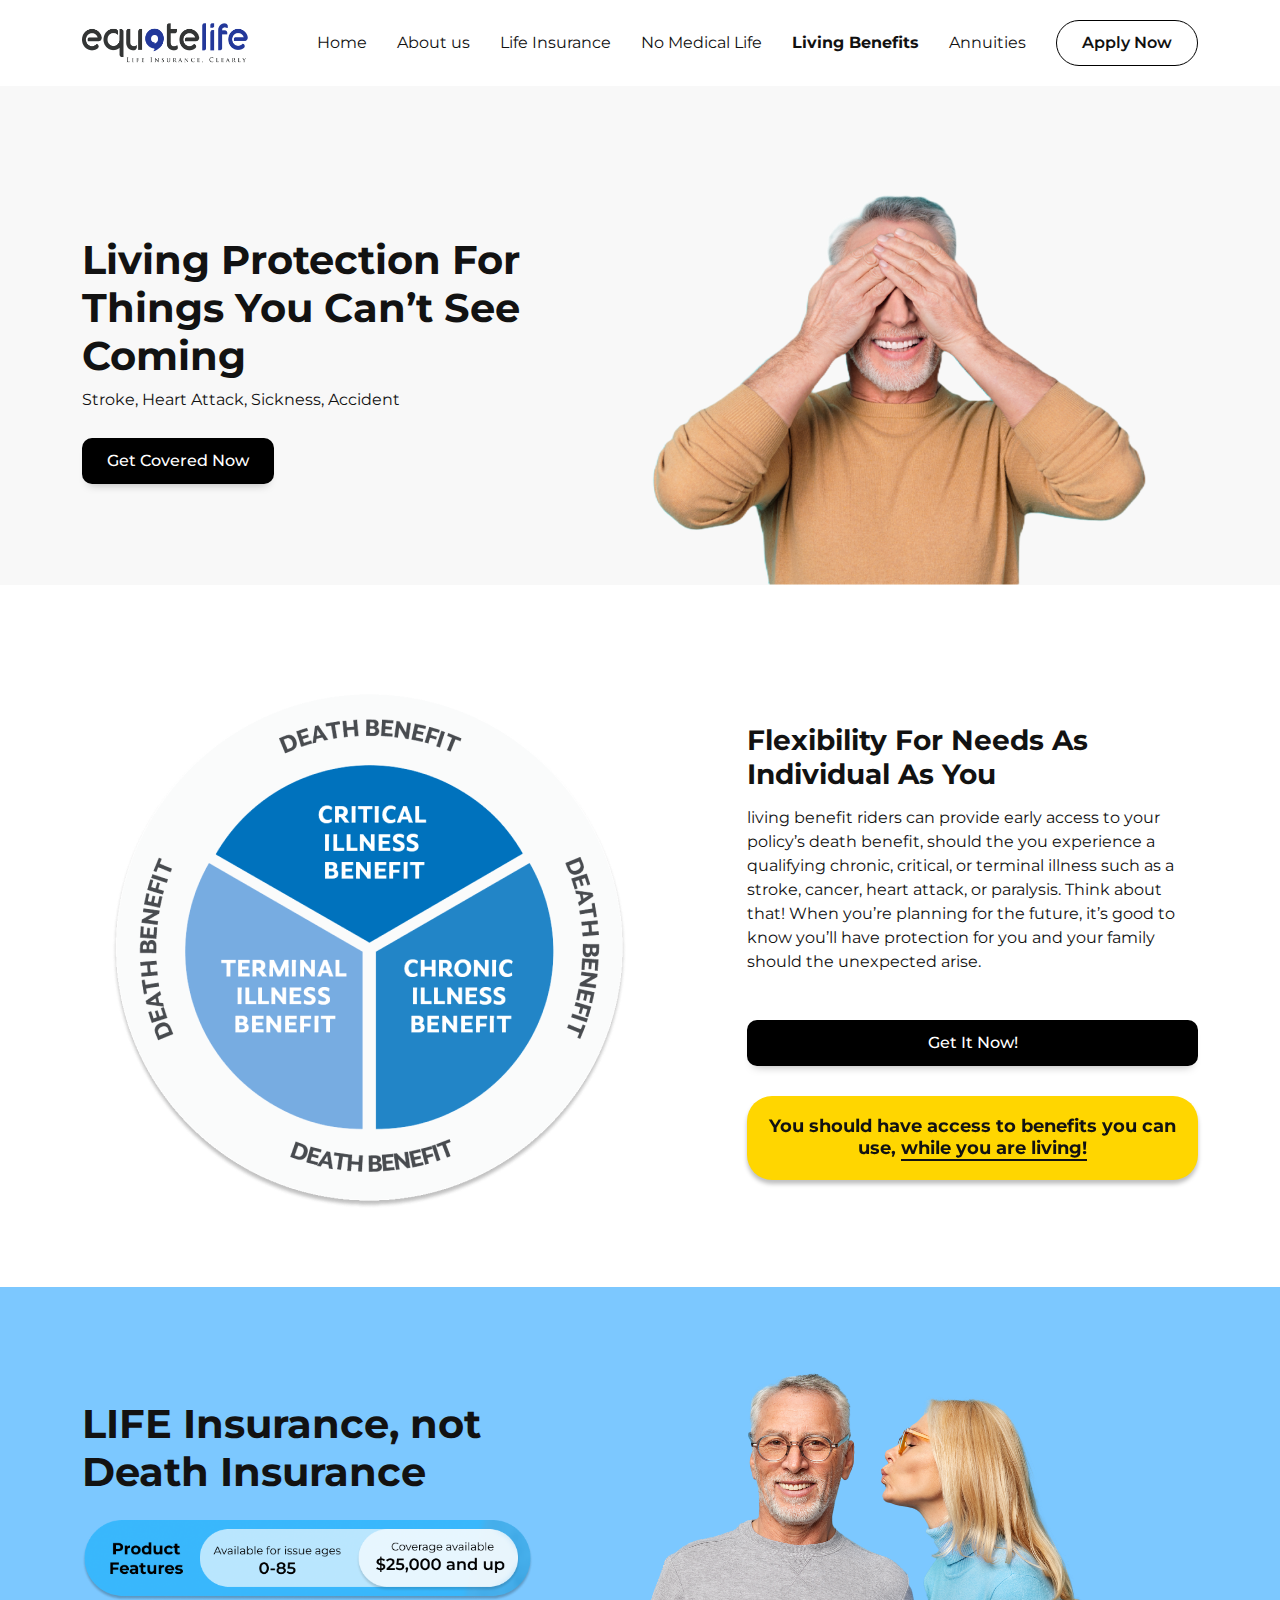
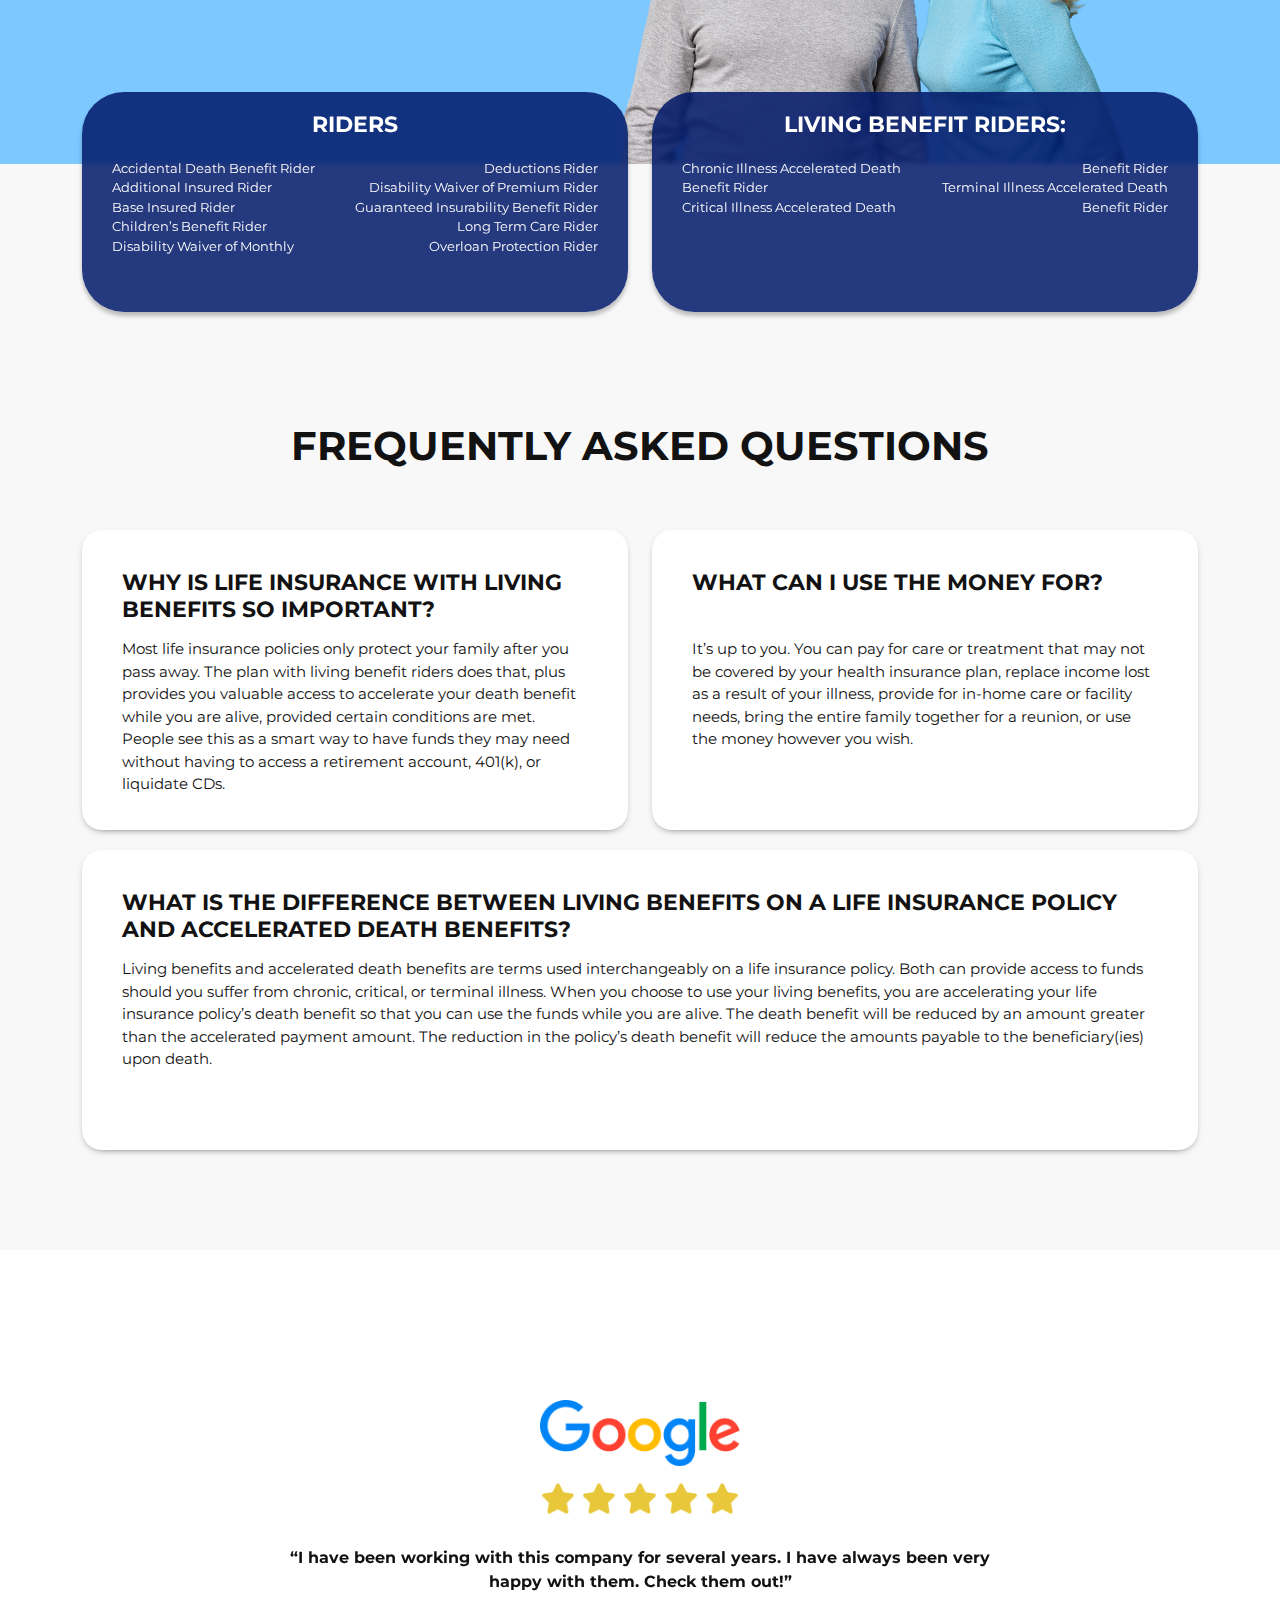
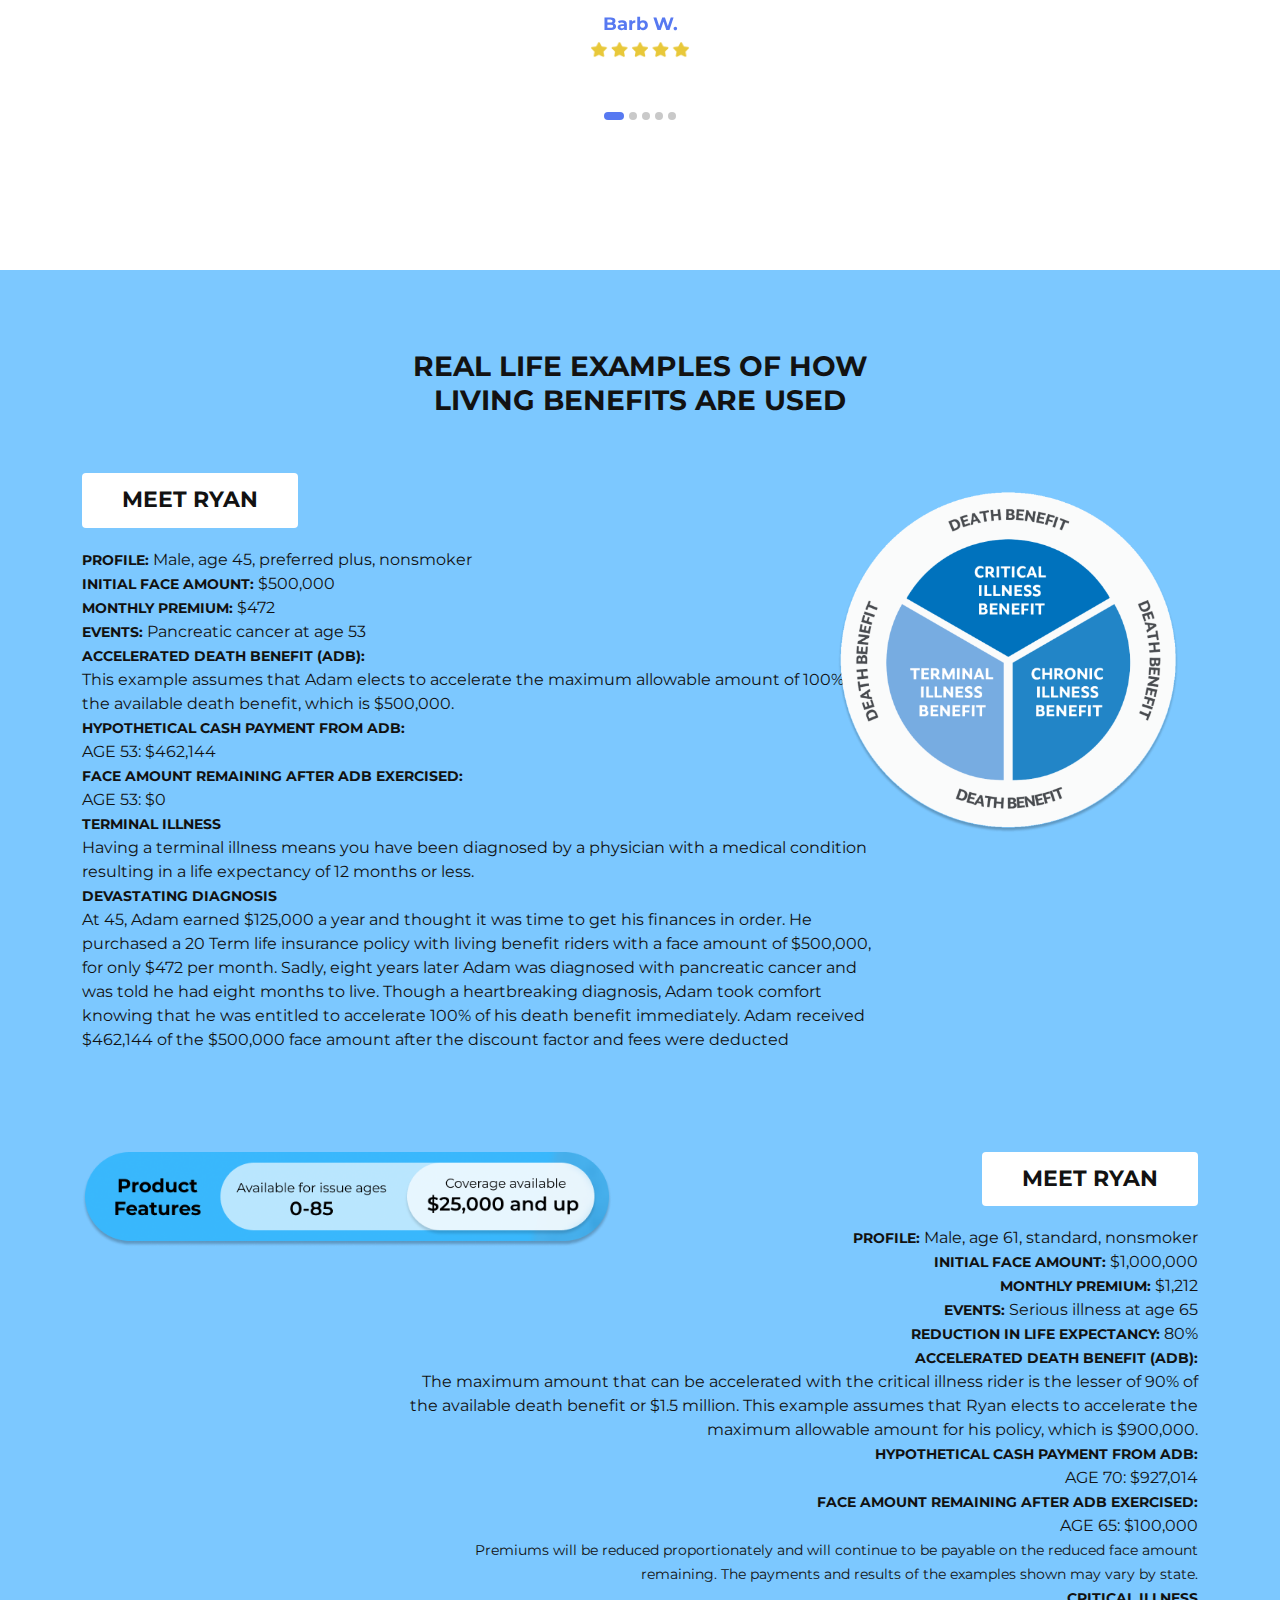
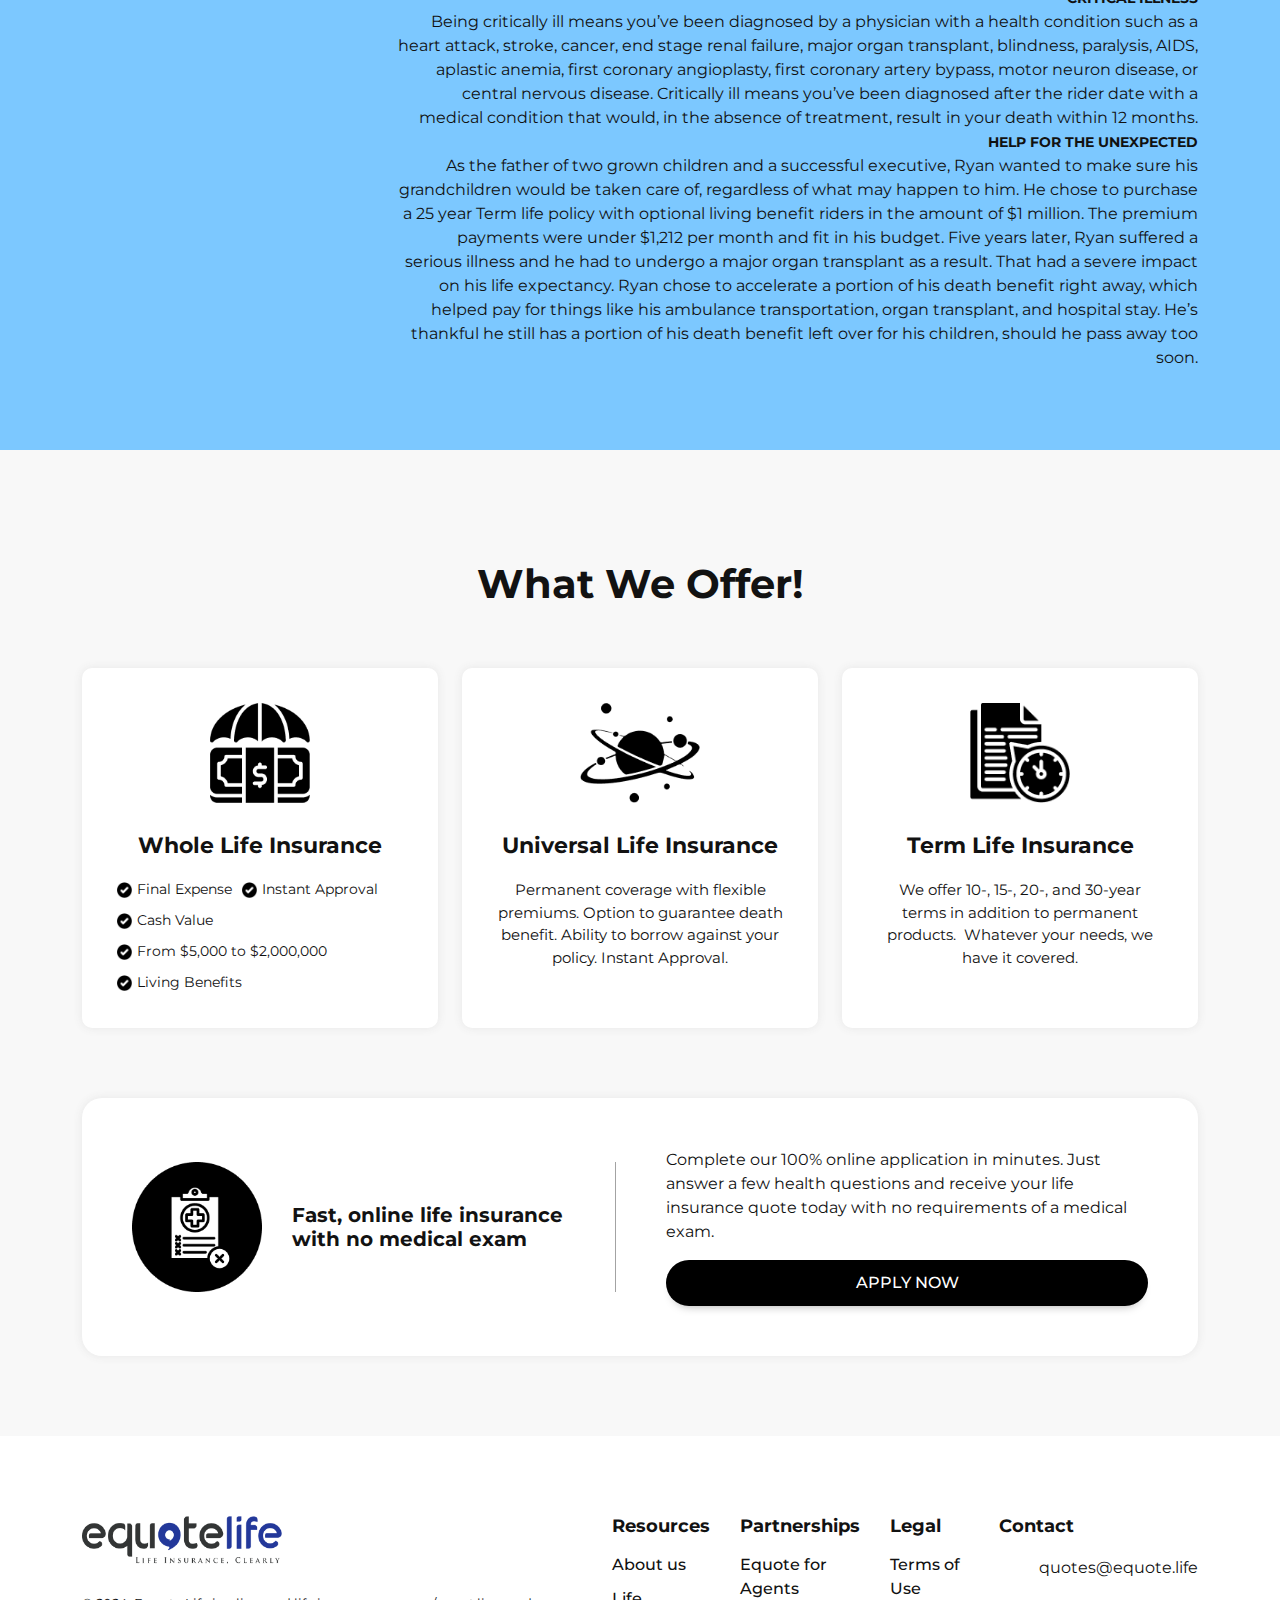
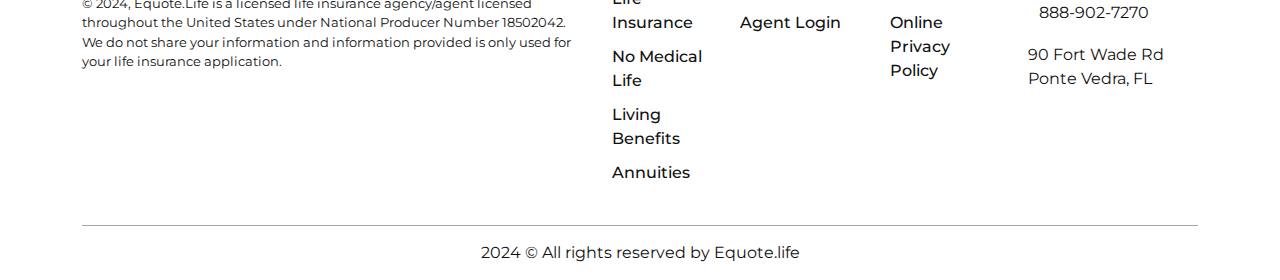
<file: Living-Benefits.html>
<!doctype html>
<html lang="en-US">
    <head>
        <meta charset="utf-8">
        <meta http-equiv="x-ua-compatible" content="ie=edge">
        <title>Living Benefits</title>
        <meta name="description" content="">
        <meta name="viewport" content="width=device-width, initial-scale=1"> 
        <meta content="This is a awesome website" name="description" />
        <meta content="This is a awesome website" property="twitter:description" />
        <meta content="This is a awesome website" property="og:description" />
        <meta content="Add title or heading" property="og:title" />
        <meta content="Add title or heading " property="twitter:title" />
        <meta property="og:type" content="website" />
        <meta content="summary_large_image" name="twitter:card" />
        <meta content="assets/img/seothumb.png" property="og:image" />
        <meta content="assets/img/seothumb.png" property="twitter:image" />
		<link rel="shortcut icon" type="image/x-icon" href="favicon.ico">

        
		<!-- CSS here -->
        <link rel="stylesheet" href="assets/css/bootstrap.min.css">
        <link rel="stylesheet" href="assets/css/owl.carousel.min.css">   
        <link rel="stylesheet" href="assets/css/style.css">
        <link rel="stylesheet" href="assets/css/responsive.css">
    </head>
    <body>

       
    <!-- header-area START -->
    <div class="header-area">
        <div class="container">
            <div class="row align-items-center">
                <div class="col-lg-2 col-6">
                    <a href="index.html" class="logo-area"><img loading="lazy"  src="assets/img/logo.png" alt=""></a>
                </div>
                <div class="col-lg-10 d-none d-lg-block text-right">
                    <div class="menu-area">
                        <nav>
                            <ul>
                                <li><a href="./index.html">Home</a></li>
                                <li><a href="./about.html">About us</a></li>
                                <li><a href="./lifeinsurance.html">Life Insurance</a></li>
                                <li><a href="./nomed.html">No Medical Life</a></li>
                                <li><a href="./living-benefits.html" class="active">Living Benefits</a></li> 
                                <li><a href="./annuities.html">Annuities</a></li>  
                            </ul>
                            <a href="./appform.html">Apply Now</a>
                        </nav>
                    </div>
                </div>
                <div class="col-6 d-block d-lg-none text-center">
                    <div class="bar">
                        <a class="bar-icon siteBar-btn" href="#">
                            <span></span>
                        </a>
                    </div>
                </div>
            </div>
        </div>
    </div>
        <!-- mobile-menu START -->
        <div class="mobile-menu">
            <a href="#" class="logo"><img loading="lazy"  src="assets/img/logo.png" alt=""></a>
            <a href="#" class="bars siteBar-btn"><svg class="bi bi-x" width="1em" height="1em" viewBox="0 0 16 16" fill="currentColor" xmlns="http://www.w3.org/2000/svg">
                <path fill-rule="evenodd" d="M11.854 4.146a.5.5 0 010 .708l-7 7a.5.5 0 01-.708-.708l7-7a.5.5 0 01.708 0z" clip-rule="evenodd"/>
                <path fill-rule="evenodd" d="M4.146 4.146a.5.5 0 000 .708l7 7a.5.5 0 00.708-.708l-7-7a.5.5 0 00-.708 0z" clip-rule="evenodd"/>
            </svg></a> 
            <nav> 
                <ul>
                    <li><a href="./index.html">Home</a></li>
                    <li><a href="./about.html">About us</a></li>
                    <li><a href="./lifeinsurance.html">Life Insurance</a></li>
                    <li><a href="./nomed.html">No Medical Life</a></li>
                    <li><a href="./living-benefits.html" class="active">Living Benefits</a></li> 
                    <li><a href="./annuities.html">Annuities</a></li>  
                </ul>
                <a href="./appform.html">Apply Now</a>
            </nav> 
        </div> 
        <div class="menuShadow"></div>
    <!-- header-area END -->





    <!-- main START -->
    <main>


        <!-- Hero-area STARTED -->
        <section class="hero-area withImg grayBg normalHero"> 
            <div class="container">
                <div class="row">
                    <div class="col-lg-5">
                        <div class="content-wrap hero-wrap">
                            <h1>
                                Living Protection For Things You Can’t See Coming
                            </h1>
                            <p>Stroke, Heart Attack, Sickness, Accident</p>
                            <a href="#" class="theme-btn">Get Covered Now</a>
                        </div>
                    </div>
                    <div class="col-lg-7">
                        <div class="content-img mobile-100">
                            <img loading="lazy" class="fullInSmall" src="assets/img/live-hero.png" alt=""> 
                        </div>
                    </div>
                </div>
            </div>
        </section>
        <!-- Hero-area END -->

        <!-- ulife-area STARTED -->
        <section class="ulife-area withImg rightMode pb-5">
            <div class="container">
                <div class="row align-items-center"> 
                    <div class="col-lg-7">
                        <div class="content-img">
                            <img loading="lazy"  src="assets/img/round-img.png" alt="">
                        </div>
                    </div>
                    <div class="col-lg-5">
                        <div class="content-wrap p-0">
                            <h3>Flexibility For Needs As
                                Individual As You</h3>
                                <p>living benefit riders can provide early access to your policy’s
                                    death benefit, should the you experience a qualifying
                                   chronic, critical, or terminal illness such as a stroke, cancer,
                                   heart attack, or paralysis. Think about that!
                                   When you’re planning for the future, it’s good to
                                   know you’ll have protection for you and your family
                                   should the unexpected arise.</p>
                            <a href="#" class="theme-btn">Get It Now!</a>
                            <div class="ylw-box">
                                <h4>You should have access
                                    to benefits you can use,
                                    <a href="#">while you are living!</a>
                                </h4>
                            </div>
                        </div>
                    </div>
                </div>
            </div>
        </section>
        <!-- ulife-area END -->

        <!-- Hero-area STARTED -->
        <section class=" withImg softblueBg LIFE-hero"> 
            <div class="container">
                <div class="row align-items-center">
                    <div class="col-lg-5">
                        <div class="content-wrap ">
                            <h1>
                                LIFE Insurance,
                                not Death Insurance
                            </h1>
                            <i class="mt-4 d-block ">
                                <img src="assets/img/product-img.png" alt="">
                            </i>
                        </div>
                    </div>
                    <div class="col-lg-7">
                        <div class="content-img">
                            <img loading="lazy" class="fullInSmall" src="assets/img/live-hero-2.png" alt=""> 
                        </div>
                    </div>
                </div>
            </div>
        </section>
        <!-- Hero-area END -->

        
        <!-- -area STARTED -->
        <section class="Rider-area  grayBg"> 
            <div class="container">
                <div class="row">
                    <div class="col-lg-6">
                        <div class="Rider__blk">
                            <h4>RIDERS</h4>
                            <div class="flex">
                                <ul>
                                    <li>Accidental Death Benefit Rider
                                    </li>
                                    <li>Additional Insured Rider
                                    </li>
                                    <li>Base Insured Rider
                                    </li>
                                    <li>Children’s Benefit Rider
                                    </li>
                                    <li>Disability Waiver of Monthly</li>
                                </ul>
                                <ul class="right">
                                    <li> Deductions Rider</li>
                                    <li>Disability Waiver of Premium Rider</li>
                                    <li>Guaranteed Insurability Benefit Rider</li>
                                    <li>Long Term Care Rider </li>
                                    <li>Overloan Protection Rider</li>
                                </ul>
                            </div>
                        </div>
                    </div>
                    <div class="col-lg-6">
                        <div class="Rider__blk">
                            <h4>LIVING BENEFIT
                                RIDERS:</h4>
                            <div class="flex">
                                <ul>
                                    <li>Chronic Illness Accelerated Death</li>
                                    <li>Benefit Rider</li>
                                    <li>Critical Illness Accelerated Death</li>
                                </ul>
                                <ul class="right">
                                    <li>Benefit Rider </li>
                                    <li>Terminal Illness Accelerated Death  </li>
                                    <li>Benefit Rider   </li>
                                </ul>
                            </div>
                        </div>
                    </div>
                </div>
            </div>
        </section>
        <!-- -area END -->

        <!-- info-area STARTED -->
        <section class="info-area info-faq grayBg">
            <div class="container">
                <div class="row">
                    <div class="col-lg-8 offset-lg-2">
                        <div class="section-title"> 
                            <h1>FREQUENTLY ASKED QUESTIONS</h1>
                        </div>
                    </div>
                    <div class="col-lg-6">
                        <div class="info-blk ">
                            <h4>WHY IS LIFE INSURANCE WITH
                                LIVING BENEFITS SO IMPORTANT?</h3>
                            <p>Most life insurance policies only protect your family after
                                you pass away. The plan with living benefit riders does that,
                                plus provides you valuable access to accelerate your death
                                benefit while you are alive, provided certain conditions are
                                met. People see this as a smart way to have funds they may
                                need without having to access a retirement account,
                                401(k), or liquidate CDs.</p>
                        </div>
                    </div>
                    <div class="col-lg-6">
                        <div class="info-blk ">
                            <h4>WHAT CAN I USE THE MONEY FOR?</h3>
                            <p>It’s up to you. You can pay for care or treatment that may
                                not be covered by your health insurance plan, replace
                                income lost as a result of your illness, provide for in-home
                                care or facility needs, bring the entire family together for a
                                reunion, or use the money however you wish.</p>
                        </div>
                    </div>
                    <div class="col-lg-12">
                        <div class="info-blk ">
                            <h4>WHAT IS THE DIFFERENCE BETWEEN LIVING
                                BENEFITS ON A LIFE INSURANCE POLICY
                                AND ACCELERATED DEATH BENEFITS?</h3>
                            <p>Living benefits and accelerated death benefits are terms
                                used interchangeably on a life insurance policy. Both can
                                provide access to funds should you suffer from chronic,
                                critical, or terminal illness. When you choose to use your
                                living benefits, you are accelerating your life insurance
                                policy’s death benefit so that you can use the funds while
                                you are alive. The death benefit will be reduced by an
                                amount greater than the accelerated payment amount. The reduction in the policy’s death benefit will reduce the
                                amounts payable to the beneficiary(ies) upon death.</p>
                        </div>
                    </div>
                </div>
            </div>
        </section>
        <!-- info-area END --> 

        <!-- Feedback-area STARTED -->
        <section class="feedback-area">
            <div class="container">
                <div class="row">
                    <div class="col-lg-8 offset-lg-2 text-center">
                        <div class="all-feedbacks owl-carousel">
                            <div class="single-feedback">
                                <div class="single-feedback-top">
                                    <img loading="lazy"  src="assets/img/brand.png" alt="" class="brand">
                                    <img loading="lazy"  src="assets/img/rating.png" alt="" class="ratings">
                                </div>
                                <div class="single-feedback-bottom">
                                    <p><b>“I have been working with this company for several years. I have always been very happy with them. Check them out!”</b></p>

                                    <h5>Barb W.</h5>
                                    <img loading="lazy"  src="assets/img/rating.png" alt="" >
                                </div>
                            </div>
                            <div class="single-feedback">
                                <div class="single-feedback-top">
                                    <img loading="lazy"  src="assets/img/brand.png" alt="" class="brand">
                                    <img loading="lazy"  src="assets/img/rating.png" alt="" class="ratings">
                                </div>
                                <div class="single-feedback-bottom">
                                    <p><b>“When I needed to get life insurance for my mother, I ended up also getting it for myself too....was blown away with the accuracy, details, and knowledge I got from them.”</b></p>

                                    <h5>Derek B</h5>
                                    <img loading="lazy"  src="assets/img/rating.png" alt="" >
                                </div>
                            </div>
                            <div class="single-feedback">
                                <div class="single-feedback-top">
                                    <img loading="lazy"  src="assets/img/brand.png" alt="" class="brand">
                                    <img loading="lazy"  src="assets/img/rating.png" alt="" class="ratings">
                                </div>
                                <div class="single-feedback-bottom">
                                    <p><b>“Have looked at life insurance for a while now and, since I am 68 years old, was frustrated but they got me what I need, great rate, great people.”</b></p>

                                    <h5>James R.</h5>
                                    <img loading="lazy"  src="assets/img/rating.png" alt="" >
                                </div>
                            </div>
                            <div class="single-feedback">
                                <div class="single-feedback-top">
                                    <img loading="lazy"  src="assets/img/brand.png" alt="" class="brand">
                                    <img loading="lazy"  src="assets/img/rating.png" alt="" class="ratings">
                                </div>
                                <div class="single-feedback-bottom">
                                    <p><b>“No pressure, no calls all the time, and I found a plan I didn’t even no existed, was approved that day. My husband too. Easy to deal with and knowledgeable.”</b></p>

                                    <h5>Wendy D.</h5>
                                    <img loading="lazy"  src="assets/img/rating.png" alt="" >
                                </div>
                            </div>
                            <div class="single-feedback">
                                <div class="single-feedback-top">
                                    <img loading="lazy"  src="assets/img/brand.png" alt="" class="brand">
                                    <img loading="lazy"  src="assets/img/rating.png" alt="" class="ratings">
                                </div>
                                <div class="single-feedback-bottom">
                                    <p><b>“I have an awesome Agent....Provides great, timely, responsive communicative service, available by phone, text or email.”</b></p>

                                    <h5>Elizabeth F.</h5>
                                    <img loading="lazy"  src="assets/img/rating.png" alt="" >
                                </div>
                            </div>
                        </div>
                    </div>
                </div>
            </div>
        </section>
        <!-- Feedback-area END -->

        
        <!-- realExample-area STARTED -->
        <section class="realExample-area  softblueBg"> 
            <div class="container">
                <div class="row">
                    <div class="col-lg-12 text-center mb-4 mb-md-5">
                        <div class="">
                            <h3>REAL LIFE EXAMPLES OF HOW <br> LIVING BENEFITS ARE USED</h3>
                        </div>
                    </div>
                    <div class="col-lg-12">
                        <div class="realExample__blk">
                            <i>
                                <img src="assets/img/round-img.png" alt="">
                            </i>
                            <h4>MEET RYAN</h4>
                            <p><b>PROFILE:</b> Male, age 45, preferred plus, nonsmoker</p>
                            <p><b>INITIAL FACE AMOUNT:</b> $500,000</p>
                            <p><b>MONTHLY PREMIUM:</b> $472</p>
                            <p><b>EVENTS:</b> Pancreatic cancer at age 53</p>
                            <p>
                                <b>ACCELERATED DEATH BENEFIT (ADB):</b> <br>
                                This example assumes that Adam elects to accelerate the
                                maximum allowable amount of 100% of the available
                                death benefit, which is $500,000.
                            </p>
                            <p>
                                <b>HYPOTHETICAL CASH PAYMENT FROM ADB:</b> <br> AGE 53: $462,144
                            </p>
                            <p>
                                <b>FACE AMOUNT REMAINING AFTER ADB EXERCISED:</b> <br> AGE 53: $0
                            </p>
                            <p>
                                <b>TERMINAL ILLNESS</b> <br>
                                Having a terminal illness means you have been diagnosed by a physician with
                                a medical condition resulting in a life expectancy of 12 months or less.
                            </p>
                            <p>
                                <b>DEVASTATING DIAGNOSIS</b> <br>
                                At 45, Adam earned $125,000 a year and thought it was time to get his
finances in order. He purchased a 20 Term life insurance policy with living
benefit riders with a face amount of $500,000, for only $472 per month.
Sadly, eight years later Adam was diagnosed with pancreatic cancer and was
told he had eight months to live. Though a heartbreaking diagnosis, Adam
took comfort knowing that he was entitled to accelerate 100% of his death
benefit immediately. Adam received $462,144 of the $500,000 face
amount after the discount factor and fees were deducted
                            </p>
                        </div>
                    </div>
                    <div class="col-lg-12">
                        <div class="realExample__blk right">
                            <i>
                                <img src="assets/img/product-img.png" alt="">
                            </i>
                            <h4>MEET RYAN</h4>
                            <p><b> PROFILE:</b> Male, age 61, standard, nonsmoker</p>
                            <p><b>INITIAL FACE AMOUNT:</b>  $1,000,000</p>
                            <p><b>MONTHLY PREMIUM:</b>  $1,212</p>
                            <p><b>EVENTS:</b> Serious illness at age 65</p>
                            <p><b>REDUCTION IN LIFE EXPECTANCY:</b> 80%</p>
                            <p>
                                <b>ACCELERATED DEATH BENEFIT (ADB):</b> <br>
                                The maximum amount that can be accelerated with the critical illness
rider is the lesser of 90% of the available death benefit or $1.5 million.
This example assumes that Ryan elects to accelerate the maximum
allowable amount for his policy, which is $900,000.
                            </p>
                            <p>
                                <b>HYPOTHETICAL CASH PAYMENT FROM ADB:</b> <br> AGE 70: $927,014
                            </p>
                            <p>
                                <b>FACE AMOUNT REMAINING AFTER ADB EXERCISED:</b> <br> AGE 65: $100,000 <br>
                                <small>Premiums will be reduced proportionately and will continue to be
                                    payable on the reduced face amount remaining. The payments and
                                    results of the examples shown may vary by state.</small>
                            </p>
                            <p>
                                <b>CRITICAL ILLNESS</b> <br>
                                Being critically ill means you’ve been diagnosed by a physician with a
health condition such as a heart attack, stroke, cancer, end stage renal
failure, major organ transplant, blindness, paralysis, AIDS, aplastic
anemia, first coronary angioplasty, first coronary artery bypass, motor
neuron disease, or central nervous disease. Critically ill means you’ve
been diagnosed after the rider date with a medical condition that would,
in the absence of treatment, result in your death within 12 months.
                            </p>
                            <p>
                                <b>HELP FOR THE UNEXPECTED</b> <br>
                                As the father of two grown children and a successful executive, Ryan
wanted to make sure his grandchildren would be taken care of, regardless of
what may happen to him. He chose to purchase a 25 year Term life policy
with optional living benefit riders in the amount of $1 million. The
premium payments were under $1,212 per month and fit in his budget.
Five years later, Ryan suffered a serious illness and he had to undergo a
major organ transplant as a result. That had a severe impact on his life
expectancy. Ryan chose to accelerate a portion of his death benefit right
away, which helped pay for things like his ambulance transportation,
organ transplant, and hospital stay. He’s thankful he still has a portion of
his death benefit left over for his children, should he pass away too soon.
                            </p>
                        </div>
                    </div>
                </div>
            </div>
        </section>
        <!-- realExample-area END -->

        <!-- offer-area STARTED -->
        <section class="offer-area grayBg">
            <div class="container">
                <div class="row">
                    <div class="col-lg-12">
                        <div class="section-title">
                            <h1>What We Offer!</h1>
                        </div>
                    </div>
                    <div class="col-lg-4">
                        <div class="offer-blk text-center">
                            <img src="assets/img/offer.png" alt="">
                            <h4>Whole Life Insurance</h4>
                            <ul>
                                <li><img src="assets/img/tick.png" alt=""> Final Expense</li>
                                <li><img src="assets/img/tick.png" alt=""> Instant Approval</li>
                                <li><img src="assets/img/tick.png" alt=""> Cash Value</li>
                                <li><img src="assets/img/tick.png" alt=""> From $5,000 to $2,000,000</li>
                                <li><img src="assets/img/tick.png" alt=""> Living Benefits</li>
                            </ul>
                        </div>
                    </div>
                    <div class="col-lg-4">
                        <div class="offer-blk text-center">
                            <img src="assets/img/offer2.png" alt="">
                            <h4>Universal Life Insurance</h4>
                            <p>Permanent coverage with flexible premiums. Option to guarantee death benefit. Ability to borrow against your policy.  Instant Approval.</p>
                        </div>
                    </div>
                    <div class="col-lg-4">
                        <div class="offer-blk text-center">
                            <img src="assets/img/offer3.png" alt="">
                            <h4>Term Life Insurance</h4>
                            <p>We offer 10-, 15-, 20-, and 30-year terms in addition to permanent products.  Whatever your needs, we have it covered.</p>
                        </div>
                    </div>
                    <div class="col-lg-12">
                        <div class="ctabox ">
                            <div class="ctabox-left">
                                <img src="assets/img/cta.png" alt="">
                                <h4>Fast, online life insurance
                                    with no medical exam</h4>
                            </div>
                            <div class="ctabox-right">
                                <p>Complete our 100% online application in minutes. Just answer a few health questions and receive your life insurance quote today with no requirements of a medical exam.</p>
                                <a href="#" class="theme-btn">APPLY NOW</a>
                            </div>
                        </div>
                    </div>
                </div>
            </div>
        </section>
        <!-- offer-area END -->



    </main>
    <!-- main END -->


    <!-- Footer STARTED -->
    <footer>
        <div class="container">
            <div class="row">
                <div class="col-lg-12">
                    <div class="footer-top-wrap">
                        <div class="footer-about">
                            <a href="#" class="footer-logo"><img loading="lazy"  src="assets/img/logo.png" alt=""></a>
                            <p>© 2024, <a href="#">Equote.Life</a> is a licensed life insurance agency/agent licensed throughout the United States under National Producer Number 18502042. We do not share your information and information provided is only used for your life insurance application.</p>
                        </div>
                        <div class="fwidget">
                            <h5>Resources</h5>
                            <ul>  
                                <li><a href="./about.html">About us</a></li>
                                <li><a href="./lifeinsurance.html">Life Insurance</a></li>
                                <li><a href="./nomed.html">No Medical Life</a></li>
                                <li><a href="./living-benefits.html">Living Benefits</a></li> 
                                <li><a href="./annuities.html">Annuities</a></li>   
                            </ul>
                            
                        </div>
                        <div class="fwidget">
                            <h5>Partnerships</h5>
                            <ul>
                                <li><a href="#">Equote for Agents</a></li>
                                <li><a href="#">Agent Login</a></li> 
                            </ul>
                        </div>
                        <div class="fwidget">
                            <h5>Legal</h5>
                            <ul>
                                <li><a href="#">Terms of Use </a></li>
                                <li><a href="#">Online Privacy Policy </a></li> 
                            </ul>
                        </div> 
                        <div class="contact_item">
                            <h5>Contact</h5>
                            <ul>
                                <li><span><img loading="lazy"  src="assets/img/email.png" alt=""></span> <a href="mailto:quotes@equote.life">quotes@equote.life</a></li>
                                <li><span><img loading="lazy"  src="assets/img/call.png" alt=""></span><a href="tel:888-902-7270">888-902-7270</a></li>
                                <li><span><img loading="lazy"  src="assets/img/location.png" alt=""></span><a href="#">90 Fort Wade Rd Ponte Vedra, FL</a></li> 
                            </ul>
                            <div class="social">
                                <a href="#"><img loading="lazy"  src="assets/img/fb.png" alt=""></a>
                                <a href="#"><img loading="lazy"  src="assets/img/linkedin.png" alt=""></a>
                                <a href="#"><img loading="lazy"  src="assets/img/insta.png" alt=""></a>
                            </div>
                        </div>  
                    </div> 
                    <p class="copyright">2024 © All rights reserved by Equote.life</p>
                </div>
            </div>
        </div>
    </footer>
    <!-- Footer END -->


 
  
  <!-- Details popup -->
  <div class="modal fade" id="details" data-bs-backdrop="static" data-bs-keyboard="false" tabindex="-1" aria-labelledby="detailsLabel" aria-hidden="true">
    <div class="modal-dialog">
      <div class="modal-content"> 
        <div class="modal-body">
            <div class="details"> 
                <ul class="states">
                    <li>
                        <h5>State <img src="assets/img/arrowTop.png" alt=""></h5>
                        <h5>License Number</h5>
                    </li>
                    <li>
                        <span>Arizona</span>
                        <span>18502042</span>
                    </li>
                    <li>
                        <span>Florida</span>
                        <span>W416055</span>
                    </li>
                    <li>
                        <span>Georgia</span>
                        <span>3154238</span>
                    </li>
                    <li>
                        <span>Louisiana</span>
                        <span>742513</span>
                    </li>
                    <li>
                        <span>Maryland</span>
                        <span>3000294293</span>
                    </li>
                    <li>
                        <span>Michigan</span>
                        <span>18502042</span>
                    </li>
                    <li>
                        <span>Nevada</span>
                        <span>18502042</span>
                    </li>
                    <li>
                        <span>North Carolina</span>
                        <span>830653</span>
                    </li>
                    <li>
                        <span>Pennsylvania</span>
                        <span>797183</span>
                    </li>
                    <li>
                        <span>South Carolina</span>
                        <span>South Carolina</span>
                    </li>
                    <li>
                        <span>Tennessee</span>
                        <span>2392069</span>
                    </li>
                    <li>
                        <span>Texas</span>
                        <span>2246082</span>
                    </li>
                    <li>
                        <span>Wisconsin</span>
                        <span>18502042</span>
                    </li> 
                </ul>
                <button type="button" class="theme-btn" data-bs-dismiss="modal">Close</button>
            </div>
        </div>
      </div>
    </div>
  </div>








    
		<!-- JS here --> 
        <script src="assets/js/jquery-3.7.1.min.js"></script>
        <script src="assets/js/bootstrap.bundle.min.js"></script>
        <script src="assets/js/owl.carousel.min.js"></script> 
        <script src="assets/js/main.js"></script>
    </body>
</html>
</file>
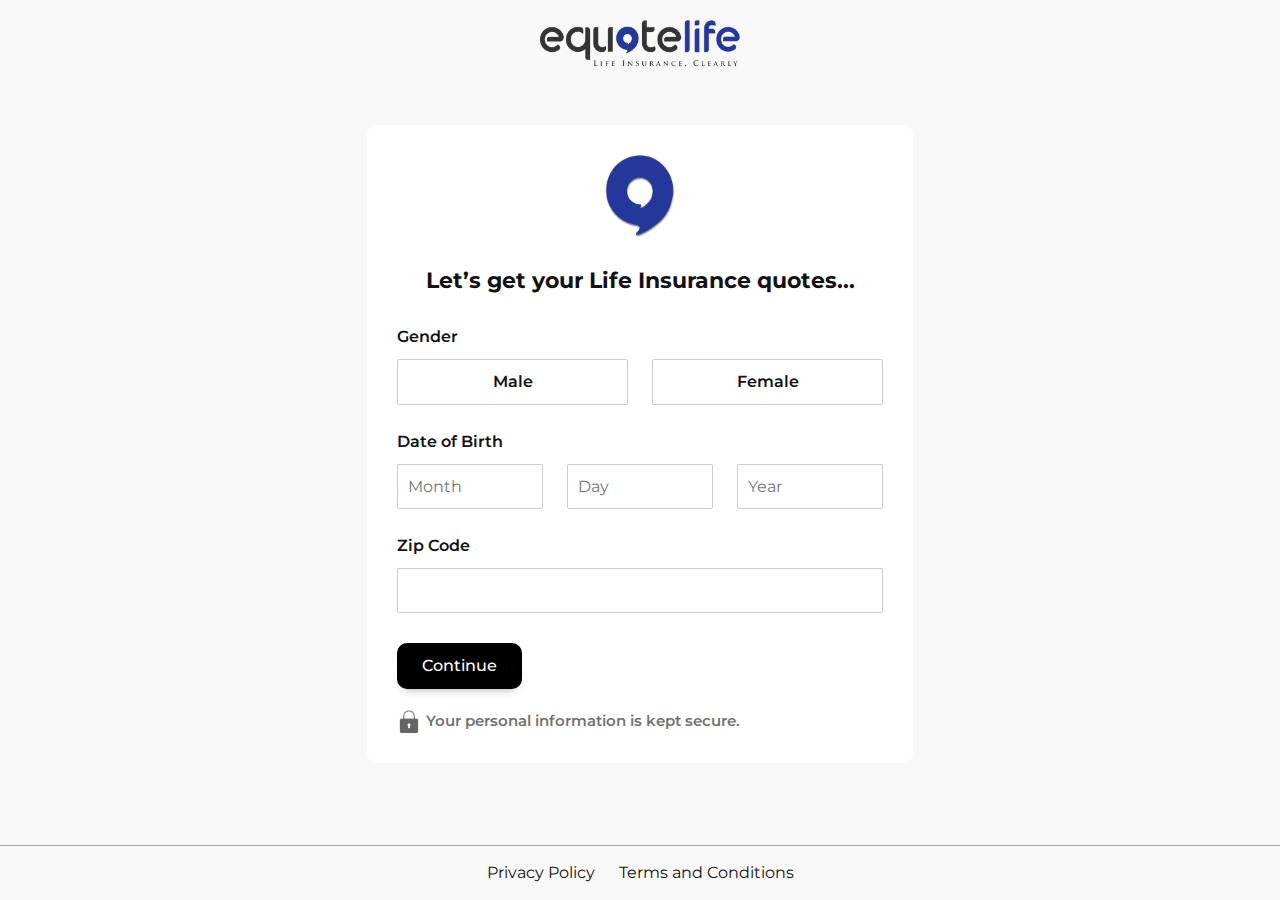
<file: multistep.html>
<!doctype html>
<html lang="en-US">
    <head>
        <meta charset="utf-8">
        <meta http-equiv="x-ua-compatible" content="ie=edge">
        <title>Site Title Here</title>
        <meta name="description" content="">
        <meta name="viewport" content="width=device-width, initial-scale=1"> 
        <meta content="This is a awesome website" name="description" />
        <meta content="This is a awesome website" property="twitter:description" />
        <meta content="This is a awesome website" property="og:description" />
        <meta content="Add title or heading" property="og:title" />
        <meta content="Add title or heading " property="twitter:title" />
        <meta property="og:type" content="website" />
        <meta content="summary_large_image" name="twitter:card" />
        <meta content="assets/img/seothumb.png" property="og:image" />
        <meta content="assets/img/seothumb.png" property="twitter:image" />
		<link rel="shortcut icon" type="image/x-icon" href="favicon.ico">

        
		<!-- CSS here -->
        <link rel="stylesheet" href="assets/css/bootstrap.min.css">
        <link rel="stylesheet" href="assets/css/owl.carousel.min.css">   
        <link rel="stylesheet" href="assets/css/style.css">
        <link rel="stylesheet" href="assets/css/responsive.css">
    </head>
    <body>
 

    <!-- main START -->
    <main>


        <!-- step-area STARTED -->
        <section class="step-area grayBg">
            <a href="index.html" class="logo"><img loading="lazy"  src="assets/img/logo.png" alt=""></a>
            <div class="container">
                <div class="row">
                    <div class="col-lg-6 offset-lg-3">
                        <form class="multistep">
                            <div class="step_fixed_top">
                                <img src="assets/img/logo2.png" alt="">
                            </div>
                            <div class="all_form_step">
                                <div class="single_form_step active">
                                    <h4>Let’s get your Life Insurance quotes...</h4>
                                    <label for="#">
                                        Gender
                                        <div class="row">
                                            <div class="col-6">
                                                <div class="radioBoxItem">
                                                    <input type="radio" name="gender" value="male">
                                                    <span>Male</span>
                                                </div>
                                            </div>
                                            <div class="col-6">
                                                <div class="radioBoxItem">
                                                    <input type="radio" name="gender" value="female">
                                                    <span>Female</span>
                                                </div>
                                            </div>
                                        </div> 
                                    </label>
                                    <label for="#">
                                        Date of Birth
                                        <div class="row">
                                            <div class="col-4"><input type="number" placeholder="Month"> </div>
                                            <div class="col-4"><input type="number" placeholder="Day"> </div>
                                            <div class="col-4"><input type="number" placeholder="Year"> </div>
                                        </div> 
                                    </label>
                                    <label for="#">
                                        Zip Code
                                        <input type="number" placeholder="">  
                                    </label>
                                </div>
                                <div class="single_form_step">
                                    <h4>Health</h4>
                                    <label for="#">
                                        Height
                                        <div class="row">
                                            <div class="col-6">
                                                <div class="with_scale">
                                                    <input type="number">
                                                    <span>ft</span>
                                                </div>
                                            </div>
                                            <div class="col-6">
                                                <div class="with_scale">
                                                    <input type="number">
                                                    <span>in</span>
                                                </div>
                                            </div>
                                        </div> 
                                    </label>
                                    <label for="#">
                                        Weight
                                        <div class="with_scale">
                                            <input type="number">
                                            <span>lbs</span>
                                        </div>
                                    </label>
                                    <label for="#">
                                        Tobacco Use last 12 months?
                                        <div class="row">
                                            <div class="col-6">
                                                <div class="radioBoxItem">
                                                    <input type="radio" name="tobacco" value="yes">
                                                    <span>Yes</span>
                                                </div>
                                            </div>
                                            <div class="col-6">
                                                <div class="radioBoxItem">
                                                    <input type="radio" name="tobacco" value="no">
                                                    <span>No</span>
                                                </div>
                                            </div>
                                        </div>  
                                    </label>
                                </div>
                                <div class="single_form_step ">
                                    <h4>Medical Conditions</h4>
                                    <label for="#">
                                        Have you ever been treated for and/or taken medication for any of the following? Check all that apply.
                                        <ul>
                                            <li>
                                                <div class="with_ckb">
                                                    <input type="checkbox"><span></span>
                                                    Asthma
                                                </div>
                                            </li>
                                            <li>
                                                <div class="with_ckb">
                                                    <input type="checkbox"><span></span>
                                                    Diabetes
                                                </div>
                                            </li>
                                            <li>
                                                <div class="with_ckb">
                                                    <input type="checkbox"><span></span>
                                                    Cancer of any kind
                                                </div>
                                            </li>
                                            <li>
                                                <div class="with_ckb">
                                                    <input type="checkbox"><span></span>
                                                    Depression
                                                </div>
                                            </li>
                                            <li>
                                                <div class="with_ckb">
                                                    <input type="checkbox"><span></span>
                                                    Heart Attack
                                                </div>
                                            </li>
                                            <li>
                                                <div class="with_ckb">
                                                    <input type="checkbox"><span></span>
                                                    Kidney Disease
                                                </div>
                                            </li>
                                            <li>
                                                <div class="with_ckb">
                                                    <input type="checkbox"><span></span>
                                                    Stroke
                                                </div>
                                            </li>
                                            <li>
                                                <div class="with_ckb">
                                                    <input type="checkbox"><span></span>
                                                    Liver Disease
                                                </div>
                                            </li>
                                            <li>
                                                <div class="with_ckb">
                                                    <input type="checkbox"><span></span>
                                                    Heart Disease
                                                </div>
                                            </li>
                                            <li>
                                                <div class="with_ckb">
                                                    <input type="checkbox"><span></span>
                                                    COPD
                                                </div>
                                            </li>
                                            <li>
                                                <div class="with_ckb">
                                                    <input type="checkbox"><span></span>
                                                    Diabetic Neuropathy
                                                </div>
                                            </li>
                                            <li>
                                                <div class="with_ckb">
                                                    <input type="checkbox"><span></span>
                                                    Opioid Use for Pain
                                                </div>
                                            </li>
                                            <li class=" w-100">
                                                <div class="with_ckb">
                                                    <input type="checkbox" class="dslectall"><span></span>
                                                    None of the above
                                                </div>
                                            </li>
                                        </ul>  
                                    </label> 
                                </div>
                                <div class="single_form_step ">
                                    <h4>Personal Details</h4>
                                    <label for="#">
                                        Are you Married?
                                        <div class="row">
                                            <div class="col-6">
                                                <div class="radioBoxItem">
                                                    <input type="radio" name="martial-status" value="yes">
                                                    <span>Yes</span>
                                                </div>
                                            </div>
                                            <div class="col-6">
                                                <div class="radioBoxItem">
                                                    <input type="radio" name="martial-status" value="no">
                                                    <span>No</span>
                                                </div>
                                            </div>
                                        </div> 
                                    </label>
                                    <label for="#" class="rate_spouse">
                                        Would you like Rates on your Spouse?
                                        <div class="row">
                                            <div class="col-6">
                                                <div class="radioBoxItem">
                                                    <input type="radio" name="rate-status" value="yes">
                                                    <span>Yes</span>
                                                </div>
                                            </div>
                                            <div class="col-6">
                                                <div class="radioBoxItem">
                                                    <input type="radio" name="rate-status" value="no">
                                                    <span>No</span>
                                                </div>
                                            </div>
                                        </div>  
                                    </label>
                                    <div class="with_legend spouse_info">
                                        <span>Spouse Information</span>
                                        <div class="row">
                                            <div class="col-md-6">
                                                <label for="#">
                                                    First Name
                                                    <input type="text" placeholder="First Name" id=""> 
                                                </label>
                                            </div>
                                            <div class="col-md-6">
                                                <label for="#">
                                                    Last Name
                                                    <input type="text" placeholder="Last Name" id=""> 
                                                </label>
                                            </div>
                                        </div>
                                        <label for="#">
                                            Gender
                                            <div class="row">
                                                <div class="col-6">
                                                    <div class="radioBoxItem">
                                                        <input type="radio" name="spouse" value="male">
                                                        <span>Male</span>
                                                    </div>
                                                </div>
                                                <div class="col-6">
                                                    <div class="radioBoxItem">
                                                        <input type="radio" name="spouse" value="female">
                                                        <span>Female</span>
                                                    </div>
                                                </div>
                                            </div> 
                                        </label>
                                        <label for="#">
                                            Date of Birth
                                            <div class="row">
                                                <div class="col-4"><input type="number" placeholder="Month"> </div>
                                                <div class="col-4"><input type="number" placeholder="Day"> </div>
                                                <div class="col-4"><input type="number" placeholder="Year"> </div>
                                            </div> 
                                        </label>
                                    </div>
                                    <label for="#">
                                        Do you currently have Life Insurance?
                                        <div class="row">
                                            <div class="col-6">
                                                <div class="radioBoxItem">
                                                    <input type="radio" name="current_insurance" value="yes">
                                                    <span>Yes</span>
                                                </div>
                                            </div>
                                            <div class="col-6">
                                                <div class="radioBoxItem">
                                                    <input type="radio" name="current_insurance" value="no">
                                                    <span>No</span>
                                                </div>
                                            </div>
                                        </div>  
                                    </label>
                                    <label for="#">
                                        Have you recently applied for Life Inusrance?
                                        <div class="row">
                                            <div class="col-6">
                                                <div class="radioBoxItem">
                                                    <input type="radio" name="applied_insurance" value="yes">
                                                    <span>Yes</span>
                                                </div>
                                            </div>
                                            <div class="col-6">
                                                <div class="radioBoxItem">
                                                    <input type="radio" name="applied_insurance" value="no">
                                                    <span>No</span>
                                                </div>
                                            </div>
                                        </div> 
                                    </label>
                                    <label for="#" class="declined_coverage">
                                        Were You Declined Coverage?
                                        <div class="row">
                                            <div class="col-6">
                                                <div class="radioBoxItem">
                                                    <input type="radio" name="declined_insurance" value="yes">
                                                    <span>Yes</span>
                                                </div>
                                            </div>
                                            <div class="col-6">
                                                <div class="radioBoxItem">
                                                    <input type="radio" name="declined_insurance" value="no">
                                                    <span>No</span>
                                                </div>
                                            </div>
                                        </div>  
                                    </label>  
                                </div>
                                <div class="single_form_step">
                                    <h4>Choose your amount of coverage </h4>
                                    <label for="#">
                                        Permanent or Term, based on your rates, we will send the best options from every carrier (yes, you can choose from ANY!)
                                        <ul>
                                            <li>
                                                <div class="with_ckb">
                                                    <input type="radio" name="coverage"><span></span>
                                                    <p>$10,000</p>
                                                </div>
                                            </li>
                                            <li>
                                                <div class="with_ckb">
                                                    <input type="radio" name="coverage"><span></span>
                                                    <p>$20,000 </p>
                                                </div>
                                            </li>
                                            <li>
                                                <div class="with_ckb">
                                                    <input type="radio" name="coverage"><span></span>
                                                    <p>$50,000 </p>
                                                </div>
                                            </li>
                                            <li>
                                                <div class="with_ckb">
                                                    <input type="radio" name="coverage"><span></span>
                                                    <p>$75,000 </p>
                                                </div>
                                            </li>
                                            <li>
                                                <div class="with_ckb">
                                                    <input type="radio" name="coverage"><span></span>
                                                    <p>$100,000 </p>
                                                </div>
                                            </li>
                                            <li>
                                                <div class="with_ckb">
                                                    <input type="radio" name="coverage"><span></span>
                                                    <p>$150,000 </p>
                                                </div>
                                            </li>
                                            <li>
                                                <div class="with_ckb">
                                                    <input type="radio" name="coverage"><span></span>
                                                    <p>$200,000 </p>
                                                </div>
                                            </li>
                                            <li>
                                                <div class="with_ckb">
                                                    <input type="radio" name="coverage"><span></span>
                                                    <p>$250,000 </p>
                                                </div>
                                            </li>
                                            <li>
                                                <div class="with_ckb">
                                                    <input type="radio" name="coverage"><span></span>
                                                    <p>$300,000 </p>
                                                </div>
                                            </li>
                                            <li>
                                                <div class="with_ckb">
                                                    <input type="radio" name="coverage"><span></span>
                                                    <p>$400,000</p>
                                                </div>
                                            </li>
                                            <li>
                                                <div class="with_ckb">
                                                    <input type="radio" name="coverage"><span></span>
                                                    <p>$500,000</p>
                                                </div>
                                            </li>
                                            <li>
                                                <div class="with_ckb">
                                                    <input type="radio" name="coverage"><span></span>
                                                    <p>$600,000</p>
                                                </div>
                                            </li>
                                            <li>
                                                <div class="with_ckb">
                                                    <input type="radio" name="coverage"><span></span>
                                                    <p>$800,000</p>
                                                </div>
                                            </li>
                                            <li>
                                                <div class="with_ckb">
                                                    <input type="radio" name="coverage"><span></span>
                                                    <p>$1,000,000</p>
                                                </div>
                                            </li> 
                                        </ul>  
                                    </label> 
                                </div>
                                <div class="single_form_step">
                                    <h4>Your Information</h4>
                                    <label for="#">
                                        We have to send your rates somewhere, plus, we don’t share your information and once you see what we do, you will likely stay with us! 
                                    </label>  
                                    
                                    <div class="row">
                                        <div class="col-md-6">
                                            <label for="#">
                                                First Name
                                                <input type="text" placeholder="First Name" id=""> 
                                            </label>
                                        </div>
                                        <div class="col-md-6">
                                            <label for="#">
                                                Last Name
                                                <input type="text" placeholder="Last Name" id=""> 
                                            </label>
                                        </div>
                                        <div class="col-12">
                                            <label for="#">
                                                Your email
                                                <input type="text" placeholder="example@gmail.com" id=""> 
                                            </label>
                                        </div>
                                        <div class="col-12">
                                            <label for="#">
                                                Your Mobile Number
                                                <input type="number" placeholder="" id=""> 
                                                <div class="whyAsking">
                                                    <span>Why are we asking this? <img src="assets/img/exlo.png" alt=""></span> 
                                                    <div class="exLinfoBlk">
                                                        <p><b>First, how do we get you your rates? We’re not going to bother you! But we do verify identity, as required by law for Insurance Plans.</b></p>
                                                        <p>You can also message us back, ask questions, change coverage, change or make  appointments, and even fill out your information for the application through your e-mail or messages, even on your phone!  Once you see how easy it is to work with us, there’s nowhere else you’d rather be!</p>
                                                    </div>
                                                </div>
                                            </label>
                                        </div>
                                    </div>
                                    <label for="#">
                                        Text or Call for your Rates?
                                        <div class="row">
                                            <div class="col-6">
                                                <div class="radioBoxItem">
                                                    <input type="radio" name="spouse" value="text">
                                                    <span>TEXT</span>
                                                </div>
                                            </div>
                                            <div class="col-6">
                                                <div class="radioBoxItem">
                                                    <input type="radio" name="spouse" value="call">
                                                    <span>CALL</span>
                                                </div>
                                            </div>
                                            <div class="col-12">
                                                <div class="agreementalert">
                                                    <p>By clickingbe;pw, you agree to receive text messages and calls from equote.life ONLY.  You agree to the Terms & Conditions and Privacy Policy.  You agree to recurring contact from equote via text and live telephone calls.  This agreement is not a condition of any purchase.  Message & data rates may apply.  We will message you from a verified toll free #, 888-902-7270</p>
                                                </div>
                                            </div>
                                        </div> 
                                    </label>

                                </div>
                                <div class="single_form_step thankyouscreen">
                                    <h4>Thank you! You will get a text with
                                        a welcome message and your
                                        assigned, in-house advisor. If you
                                        do not receive a message, please 
                                        text us at the number below...</h4> 
                                    <div class="textBox">
                                        <p>Text us here......</p>
                                        <h4>888-902-7270</h4>
                                        <a href="index.html" class="theme-btn">HOME PAGE</a>
                                    </div>
                                </div>
                            </div>
                            <div class="step_fixed_bottom">
                                <button type="button" class="theme-btn btn1">Continue</button>
                                <button type="button" class="theme-btn btn2">Get my Rates Today</button>
                                <p><img src="assets/img/lock.png" alt=""> Your personal information is kept secure.</p>
                            </div>
                        </form>
                    </div>
                </div>
            </div>
            <p class="copyright">
                <a href="https://equote.life/privacy-policy/">Privacy Policy</a>
                <a href="https://equote.life/terms-of-use">Terms and Conditions</a>
            </p>
        </section>
        <!-- step-area END -->


    </main>
    <!-- main END -->
 


 
		<!-- JS here --> 
        <script src="assets/js/jquery-3.7.1.min.js"></script>
        <script src="assets/js/bootstrap.bundle.min.js"></script>
        <script src="assets/js/owl.carousel.min.js"></script> 
        <script src="assets/js/main.js"></script>
    </body>
</html>
</file>
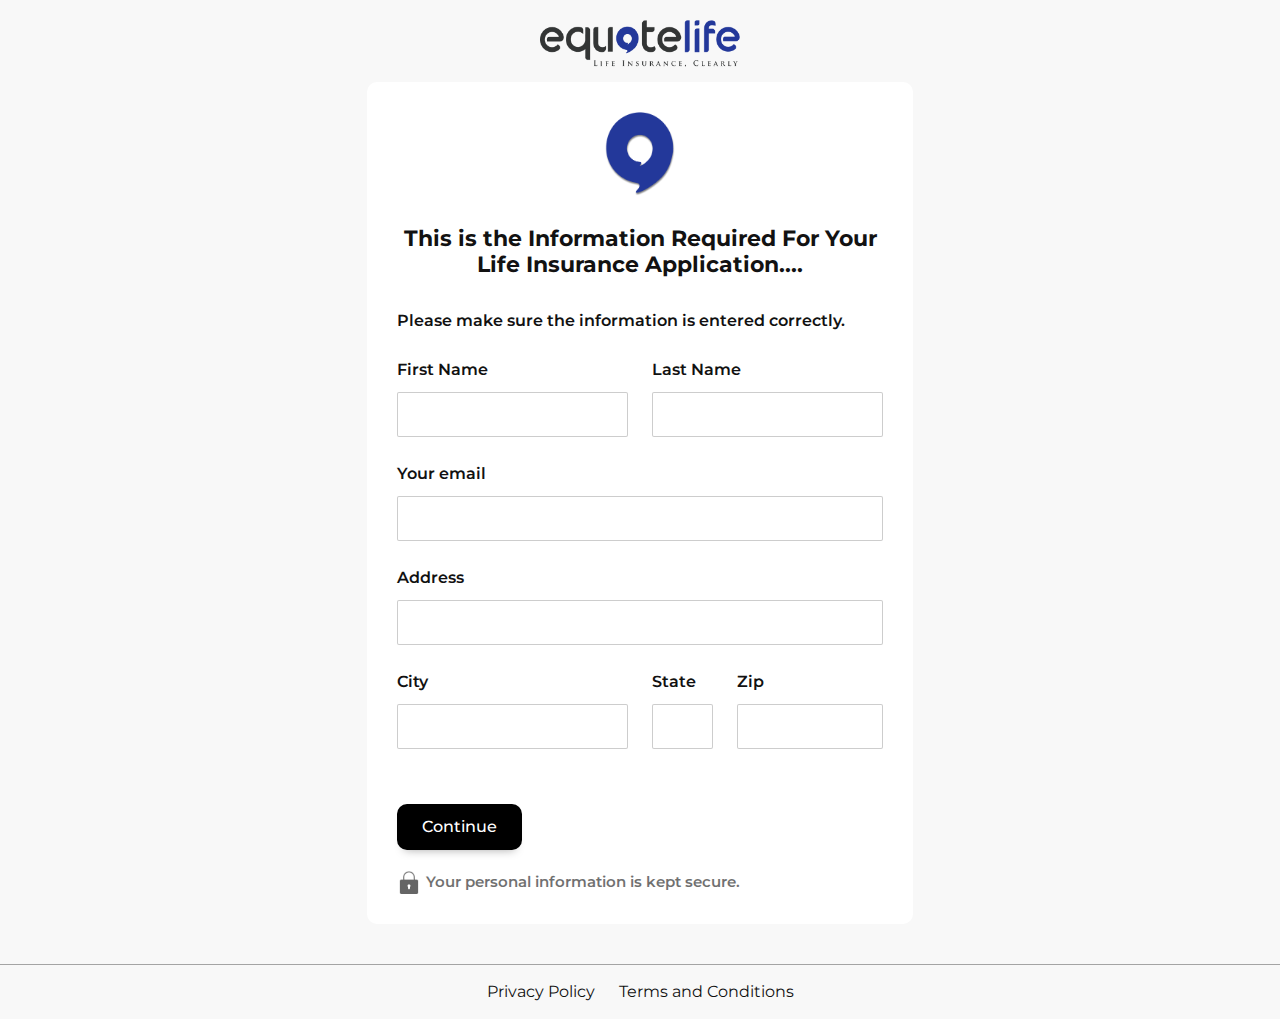
<file: multistep2.html>
<!doctype html>
<html lang="en-US">
    <head>
        <meta charset="utf-8">
        <meta http-equiv="x-ua-compatible" content="ie=edge">
        <title>Site Title Here</title>
        <meta name="description" content="">
        <meta name="viewport" content="width=device-width, initial-scale=1"> 
        <meta content="This is a awesome website" name="description" />
        <meta content="This is a awesome website" property="twitter:description" />
        <meta content="This is a awesome website" property="og:description" />
        <meta content="Add title or heading" property="og:title" />
        <meta content="Add title or heading " property="twitter:title" />
        <meta property="og:type" content="website" />
        <meta content="summary_large_image" name="twitter:card" />
        <meta content="assets/img/seothumb.png" property="og:image" />
        <meta content="assets/img/seothumb.png" property="twitter:image" />
		<link rel="shortcut icon" type="image/x-icon" href="favicon.ico">

        
		<!-- CSS here -->
        <link rel="stylesheet" href="assets/css/bootstrap.min.css">
        <link rel="stylesheet" href="assets/css/owl.carousel.min.css">   
        <link rel="stylesheet" href="assets/css/style.css">
        <link rel="stylesheet" href="assets/css/responsive.css">
    </head>
    <body>
 

    <!-- main START -->
    <main>


        <!-- step-area STARTED -->
        <section class="step-area grayBg">
            <a href="index.html" class="logo"><img loading="lazy"  src="assets/img/logo.png" alt=""></a>
            <div class="container">
                <div class="row">
                    <div class="col-lg-6 offset-lg-3">
                        <form class="multistep">
                            <div class="step_fixed_top">
                                <img src="assets/img/logo2.png" alt="">
                            </div>
                            <div class="all_form_step">
                                <div class="single_form_step active">
                                    <h4>This is the Information Required For Your
                                        Life Insurance Application....</h4>
                                    <label for="#"> Please make sure the information is entered correctly. </label> 
                                    <div class="row">
                                        <div class="col-md-6">
                                            <label for="#">
                                                First Name
                                                <input type="text" placeholder="" id=""> 
                                            </label>
                                        </div>
                                        <div class="col-md-6">
                                            <label for="#">
                                                Last Name
                                                <input type="text" placeholder="" id=""> 
                                            </label>
                                        </div>
                                        <div class="col-md-12">
                                            <label for="#">
                                                Your email
                                                <input type="email" placeholder="" id=""> 
                                            </label>
                                        </div>
                                        <div class="col-md-12">
                                            <label for="#">
                                                Address
                                                <input type="text" placeholder="" id=""> 
                                            </label>
                                        </div>
                                        <div class="col-md-6">
                                            <label for="#">
                                                City
                                                <input type="text" placeholder="" id=""> 
                                            </label>
                                        </div>
                                        <div class="col-md-2">
                                            <label for="#">
                                                State
                                                <input type="text" placeholder="" id=""> 
                                            </label>
                                        </div>
                                        <div class="col-md-4">
                                            <label for="#">
                                                Zip
                                                <input type="text" placeholder="" id=""> 
                                            </label>
                                        </div>
                                    </div> 
                                </div>
                                <div class="single_form_step">
                                    <h4>Health</h4>
                                    <label for="#">
                                        Height
                                        <div class="row">
                                            <div class="col-6">
                                                <div class="with_scale">
                                                    <input type="number">
                                                    <span>ft</span>
                                                </div>
                                            </div>
                                            <div class="col-6">
                                                <div class="with_scale">
                                                    <input type="number">
                                                    <span>in</span>
                                                </div>
                                            </div>
                                        </div> 
                                    </label>
                                    <label for="#">
                                        Weight
                                        <div class="with_scale">
                                            <input type="number">
                                            <span>lbs</span>
                                        </div>
                                    </label>
                                    <label for="#">
                                        Tobacco Use last 12 months?
                                        <div class="row">
                                            <div class="col-6">
                                                <div class="radioBoxItem">
                                                    <input type="radio" name="tobacco" value="yes">
                                                    <span>Yes</span>
                                                </div>
                                            </div>
                                            <div class="col-6">
                                                <div class="radioBoxItem">
                                                    <input type="radio" name="tobacco" value="no">
                                                    <span>No</span>
                                                </div>
                                            </div>
                                        </div>  
                                    </label>
                                </div>
                                <div class="single_form_step ">
                                    <h4>Medical Conditions</h4>
                                    <label for="#">
                                        Have you ever been treated for and/or taken medication for any of the following? Check all that apply.
                                        <ul>
                                            <li>
                                                <div class="with_ckb">
                                                    <input type="checkbox"><span></span>
                                                    Asthma
                                                </div>
                                            </li>
                                            <li>
                                                <div class="with_ckb">
                                                    <input type="checkbox"><span></span>
                                                    Diabetes
                                                </div>
                                            </li>
                                            <li>
                                                <div class="with_ckb">
                                                    <input type="checkbox"><span></span>
                                                    Cancer of any kind
                                                </div>
                                            </li>
                                            <li>
                                                <div class="with_ckb">
                                                    <input type="checkbox"><span></span>
                                                    Depression
                                                </div>
                                            </li>
                                            <li>
                                                <div class="with_ckb">
                                                    <input type="checkbox"><span></span>
                                                    Heart Attack
                                                </div>
                                            </li>
                                            <li>
                                                <div class="with_ckb">
                                                    <input type="checkbox"><span></span>
                                                    Kidney Disease
                                                </div>
                                            </li>
                                            <li>
                                                <div class="with_ckb">
                                                    <input type="checkbox"><span></span>
                                                    Stroke
                                                </div>
                                            </li>
                                            <li>
                                                <div class="with_ckb">
                                                    <input type="checkbox"><span></span>
                                                    Liver Disease
                                                </div>
                                            </li>
                                            <li>
                                                <div class="with_ckb">
                                                    <input type="checkbox"><span></span>
                                                    Heart Disease
                                                </div>
                                            </li>
                                            <li>
                                                <div class="with_ckb">
                                                    <input type="checkbox"><span></span>
                                                    COPD
                                                </div>
                                            </li>
                                            <li>
                                                <div class="with_ckb">
                                                    <input type="checkbox"><span></span>
                                                    Diabetic Neuropathy
                                                </div>
                                            </li>
                                            <li>
                                                <div class="with_ckb">
                                                    <input type="checkbox"><span></span>
                                                    Opioid Use for Pain
                                                </div>
                                            </li>
                                            <li class=" w-100">
                                                <div class="with_ckb">
                                                    <input type="checkbox" class="dslectall"><span></span>
                                                    None of the above
                                                </div>
                                            </li>
                                        </ul>  
                                    </label> 
                                </div>
                                <div class="single_form_step ">
                                    <h4>Beneficiary Information</h4>
                                    <label for="#">Please make sure the information is entered correctly.</label>
                                    <div class="row">
                                        <div class="col-md-6">
                                            <label for="#">
                                                First Name
                                                <input type="text" placeholder="" id=""> 
                                            </label>
                                        </div>
                                        <div class="col-md-6">
                                            <label for="#">
                                                Last Name
                                                <input type="text" placeholder="" id=""> 
                                            </label>
                                        </div>
                                        <div class="col-lg-12">
                                            <label for="#">
                                                Date of Birth
                                                <div class="row">
                                                    <div class="col-3"><input type="number" placeholder="Month"> </div>
                                                    <div class="col-3"><input type="number" placeholder="Day"> </div>
                                                    <div class="col-3"><input type="number" placeholder="Year"> </div>
                                                </div> 
                                            </label>
                                        </div>
                                        <div class="col-md-6">
                                            <label for="#">
                                                Relationship
                                                <input type="text" placeholder="" id=""> 
                                            </label>
                                        </div>
                                        <div class="col-md-4">
                                            <label for="#">
                                                Percentage
                                                <input type="number" placeholder="" id=""> 
                                            </label>
                                        </div>
                                        <div class="col-lg-12">
                                            <label for="#">
                                                Is there another beneficiary?
                                                <div class="row">
                                                    <div class="col-6">
                                                        <div class="radioBoxItem">
                                                            <input type="radio" name="beneficiary" value="yes">
                                                            <span>Yes</span>
                                                        </div>
                                                    </div>
                                                    <div class="col-6">
                                                        <div class="radioBoxItem">
                                                            <input type="radio" name="beneficiary" value="no">
                                                            <span>No</span>
                                                        </div>
                                                    </div>
                                                </div> 
                                            </label>
                                        </div>
                                        <div class="col-lg-12">
                                            <label for="#">
                                                Would you like to add a contingent beneficiary?
                                                <div class="row">
                                                    <div class="col-6">
                                                        <div class="radioBoxItem">
                                                            <input type="radio" name="contingent_beneficiary" value="yes">
                                                            <span>Yes</span>
                                                        </div>
                                                    </div>
                                                    <div class="col-6">
                                                        <div class="radioBoxItem">
                                                            <input type="radio" name="contingent_beneficiary" value="no">
                                                            <span>No</span>
                                                        </div>
                                                    </div>
                                                </div> 
                                            </label>
                                        </div>

                                    </div> 
                                </div>


                                <div class="single_form_step" data-bg="softblueBg">
                                    <h4>Identity</h4>
                                    <label for="#"> Laws require this information as part of your application, don’t worry, it is secure and masked.  </label> 
                                    <div class="row">
                                        <div class="col-lg-12">
                                            <label for="#">
                                                Social Security Number
                                                <input type="text" placeholder="" id=""> 
                                            </label>
                                        </div>
                                        <div class="col-lg-12">
                                            <label for="#">
                                                Driver License Number
                                                <input type="text" placeholder="" id=""> 
                                            </label>
                                        </div>
                                        <div class="col-lg-6">
                                            <label for="#">
                                                Expiration
                                                <div class="row">
                                                    <div class="col-lg-6"><input type="text" placeholder="Month" id=""> </div>
                                                    <div class="col-lg-6"><input type="text" placeholder="Year" id=""> </div>
                                                </div>
                                            </label>
                                        </div>
                                        <div class="col-lg-6">
                                            <label for="#">
                                                State
                                                <input type="text" placeholder="Month" id=""> 
                                            </label>
                                        </div>
                                    </div>
                                </div>
                                <div class="single_form_step" data-bg="softblueBg">
                                    <h4>Premium Payment Source</h4>
                                    <label for="#">You bank is account is used as a method to pay your premiums, which is standard.  This will not be shared and only will be used for premium payments upon issue.</label>  
                                    
                                    <div class="row">
                                        <div class="col-12">
                                            <label for="#">
                                                Bank Name
                                                <input type="text" placeholder="First Name" id=""> 
                                            </label>
                                            <label for="#">
                                                Routing Number
                                                <input type="number" placeholder="" id=""> 
                                            </label>
                                            <label for="#">
                                                Bank Account Number
                                                <input type="number" placeholder="" id=""> 
                                            </label>
                                            <label for="#">
                                                Verify Bank Account Number
                                                <input type="number" placeholder="" id=""> 
                                            </label>
                                        </div> 
                                    </div> 

                                </div>


                                <div class="single_form_step thankyouscreen">
                                    <h4>Thank you! You will get a text with
                                        a welcome message and your
                                        assigned, in-house advisor. If you
                                        do not receive a message, please 
                                        text us at the number below...</h4> 
                                    <div class="textBox">
                                        <p>Text us here......</p>
                                        <h4>888-902-7270</h4>
                                        <a href="index.html" class="theme-btn">HOME PAGE</a>
                                    </div>
                                </div>
                            </div>
                            <div class="step_fixed_bottom">
                                <button type="button" class="theme-btn btn1">Continue</button>
                                <button type="button" class="theme-btn btn2">Submit</button>
                                <p><img src="assets/img/lock.png" alt=""> Your personal information is kept secure.</p>
                            </div>
                        </form>
                    </div>
                </div>
            </div>
            <p class="copyright">
                <a href="https://equote.life/privacy-policy/">Privacy Policy</a>
                <a href="https://equote.life/terms-of-use">Terms and Conditions</a>
            </p>
        </section>
        <!-- step-area END -->


    </main>
    <!-- main END -->
 


 
		<!-- JS here --> 
        <script src="assets/js/jquery-3.7.1.min.js"></script>
        <script src="assets/js/bootstrap.bundle.min.js"></script>
        <script src="assets/js/owl.carousel.min.js"></script> 
        <script src="assets/js/main.js"></script>
    </body>
</html>
</file>
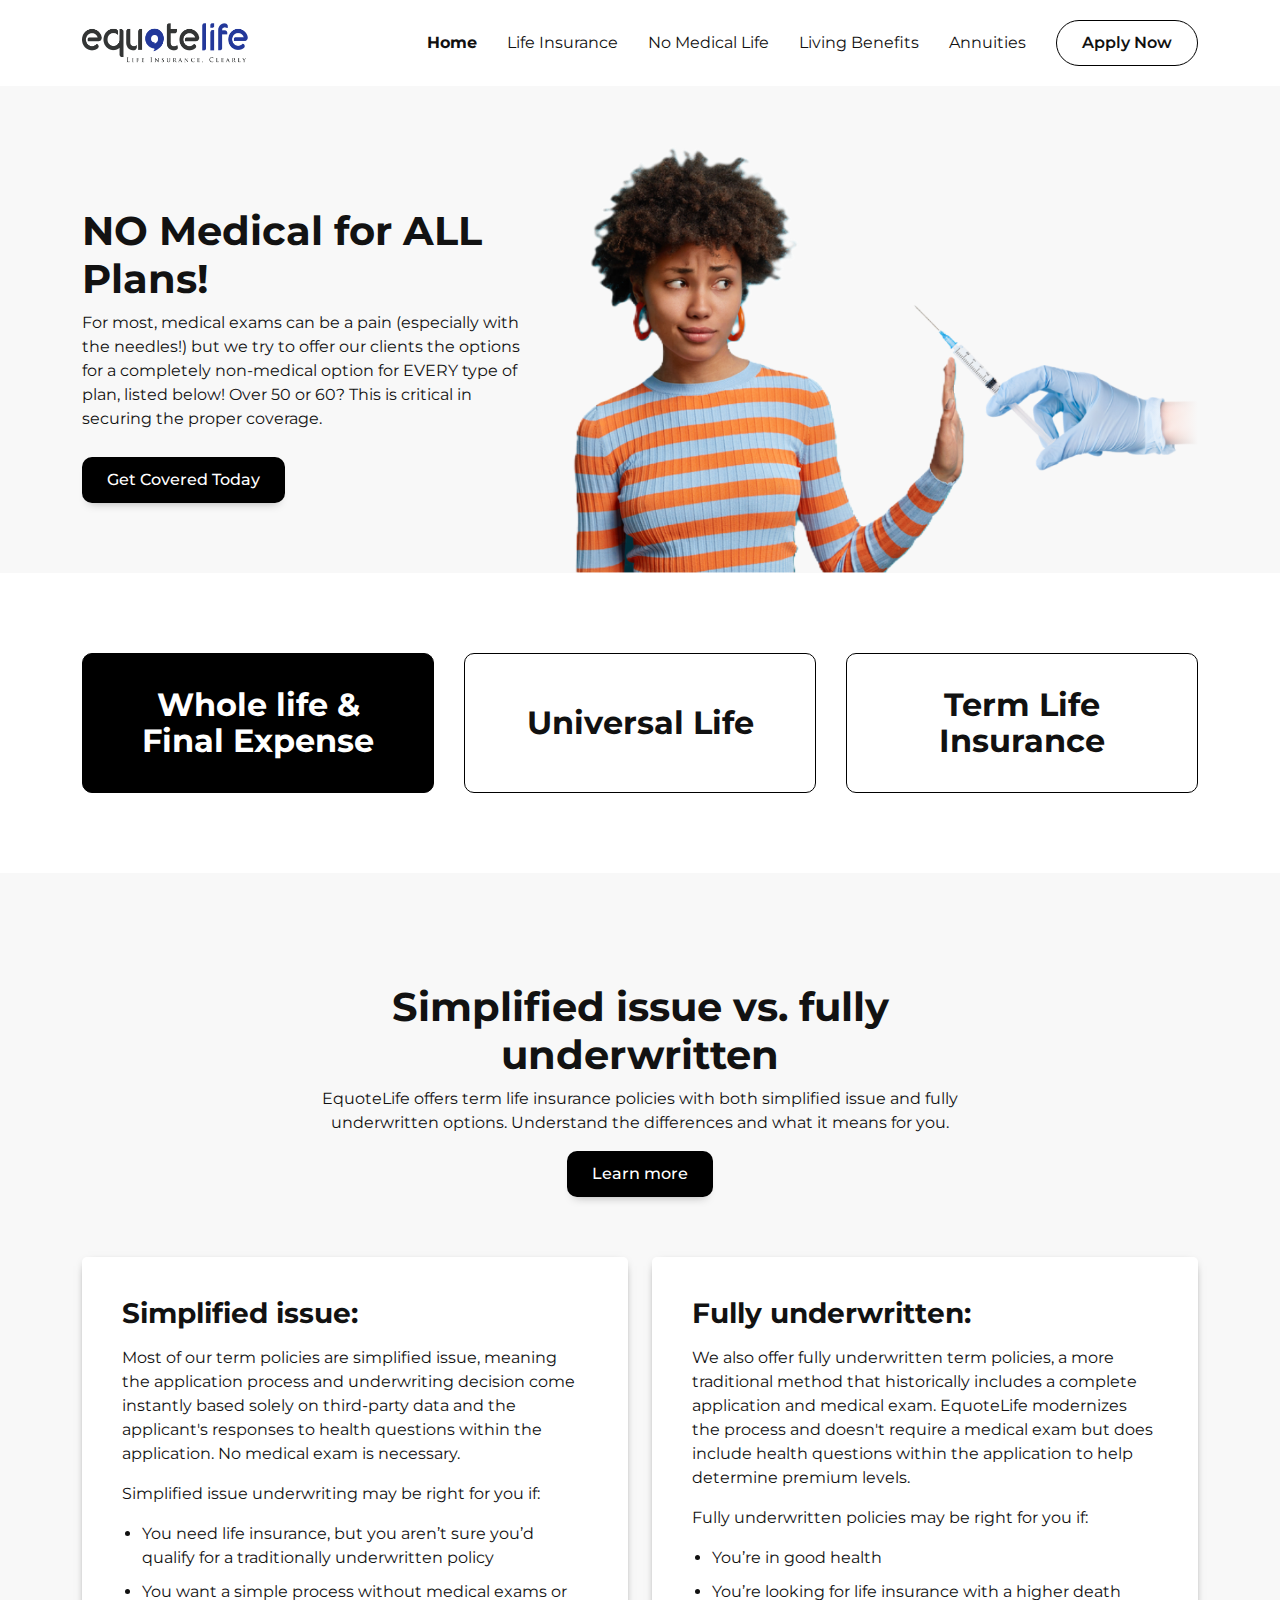
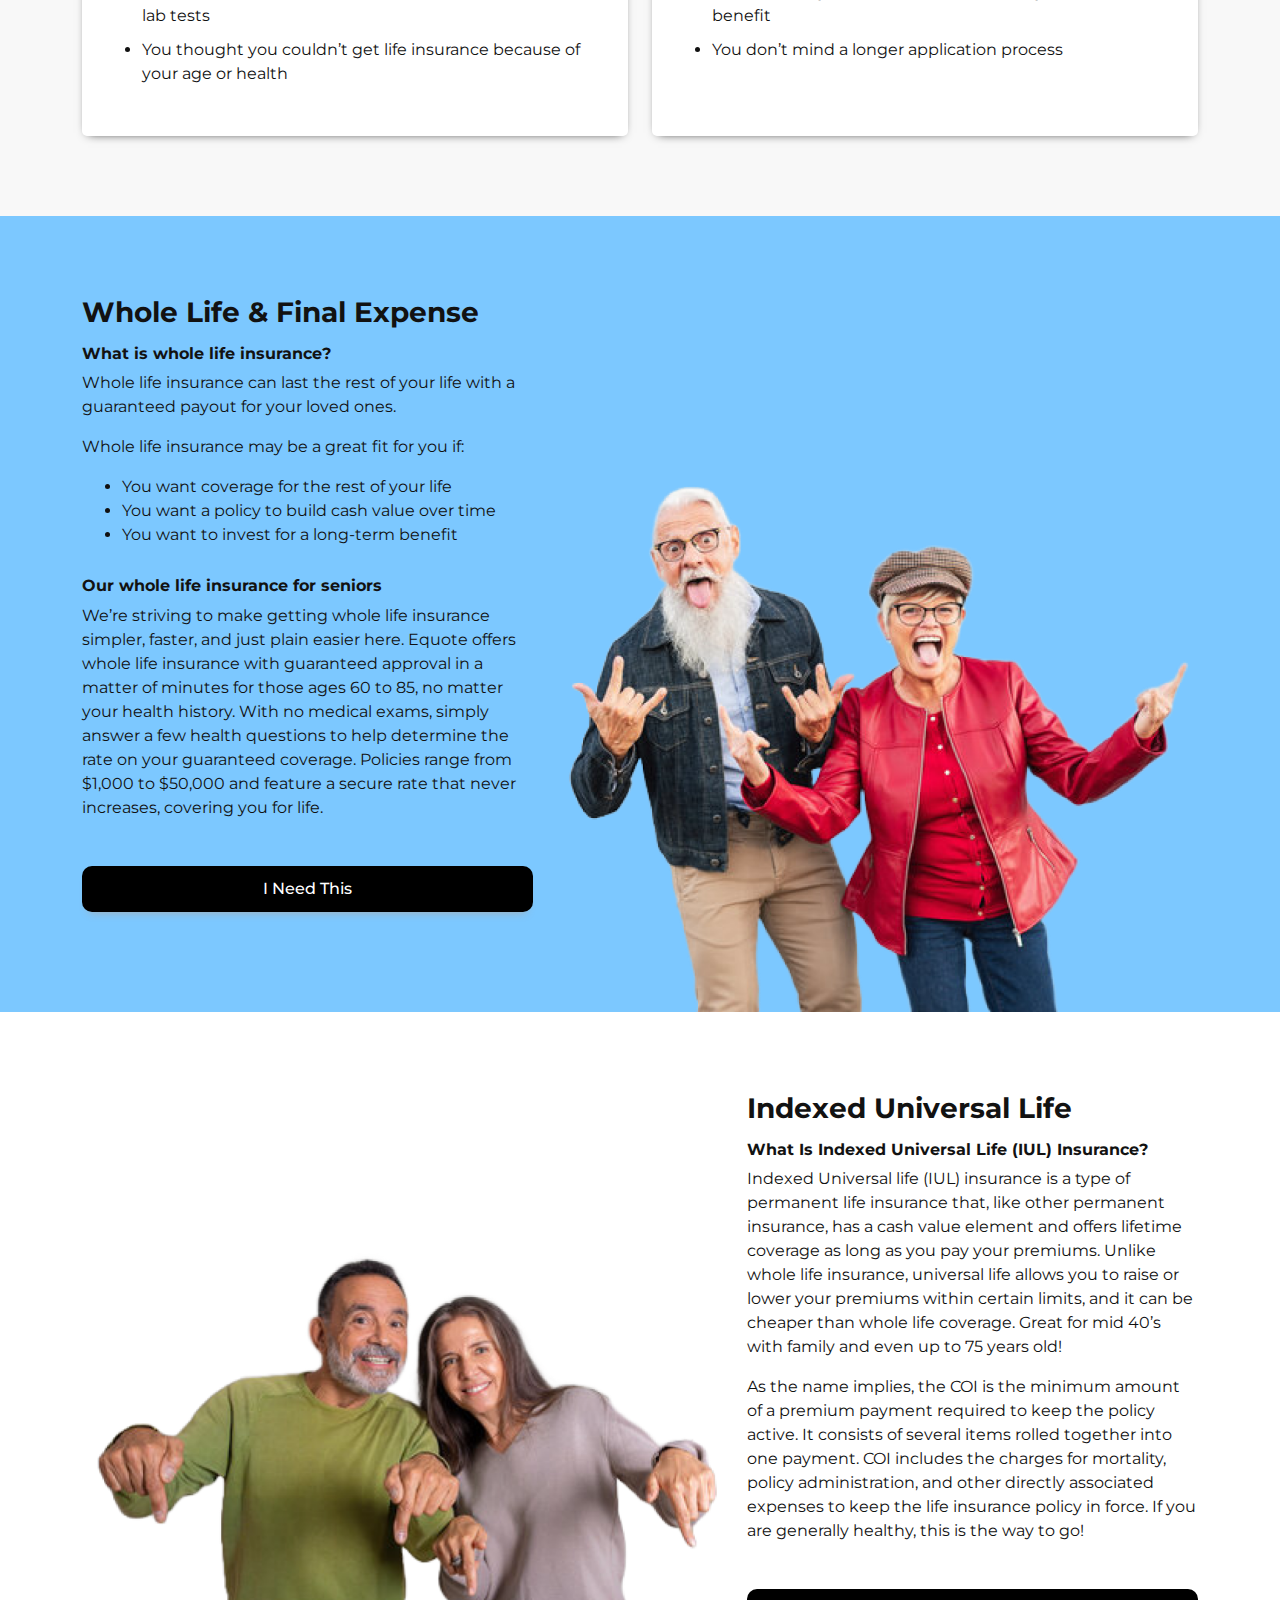
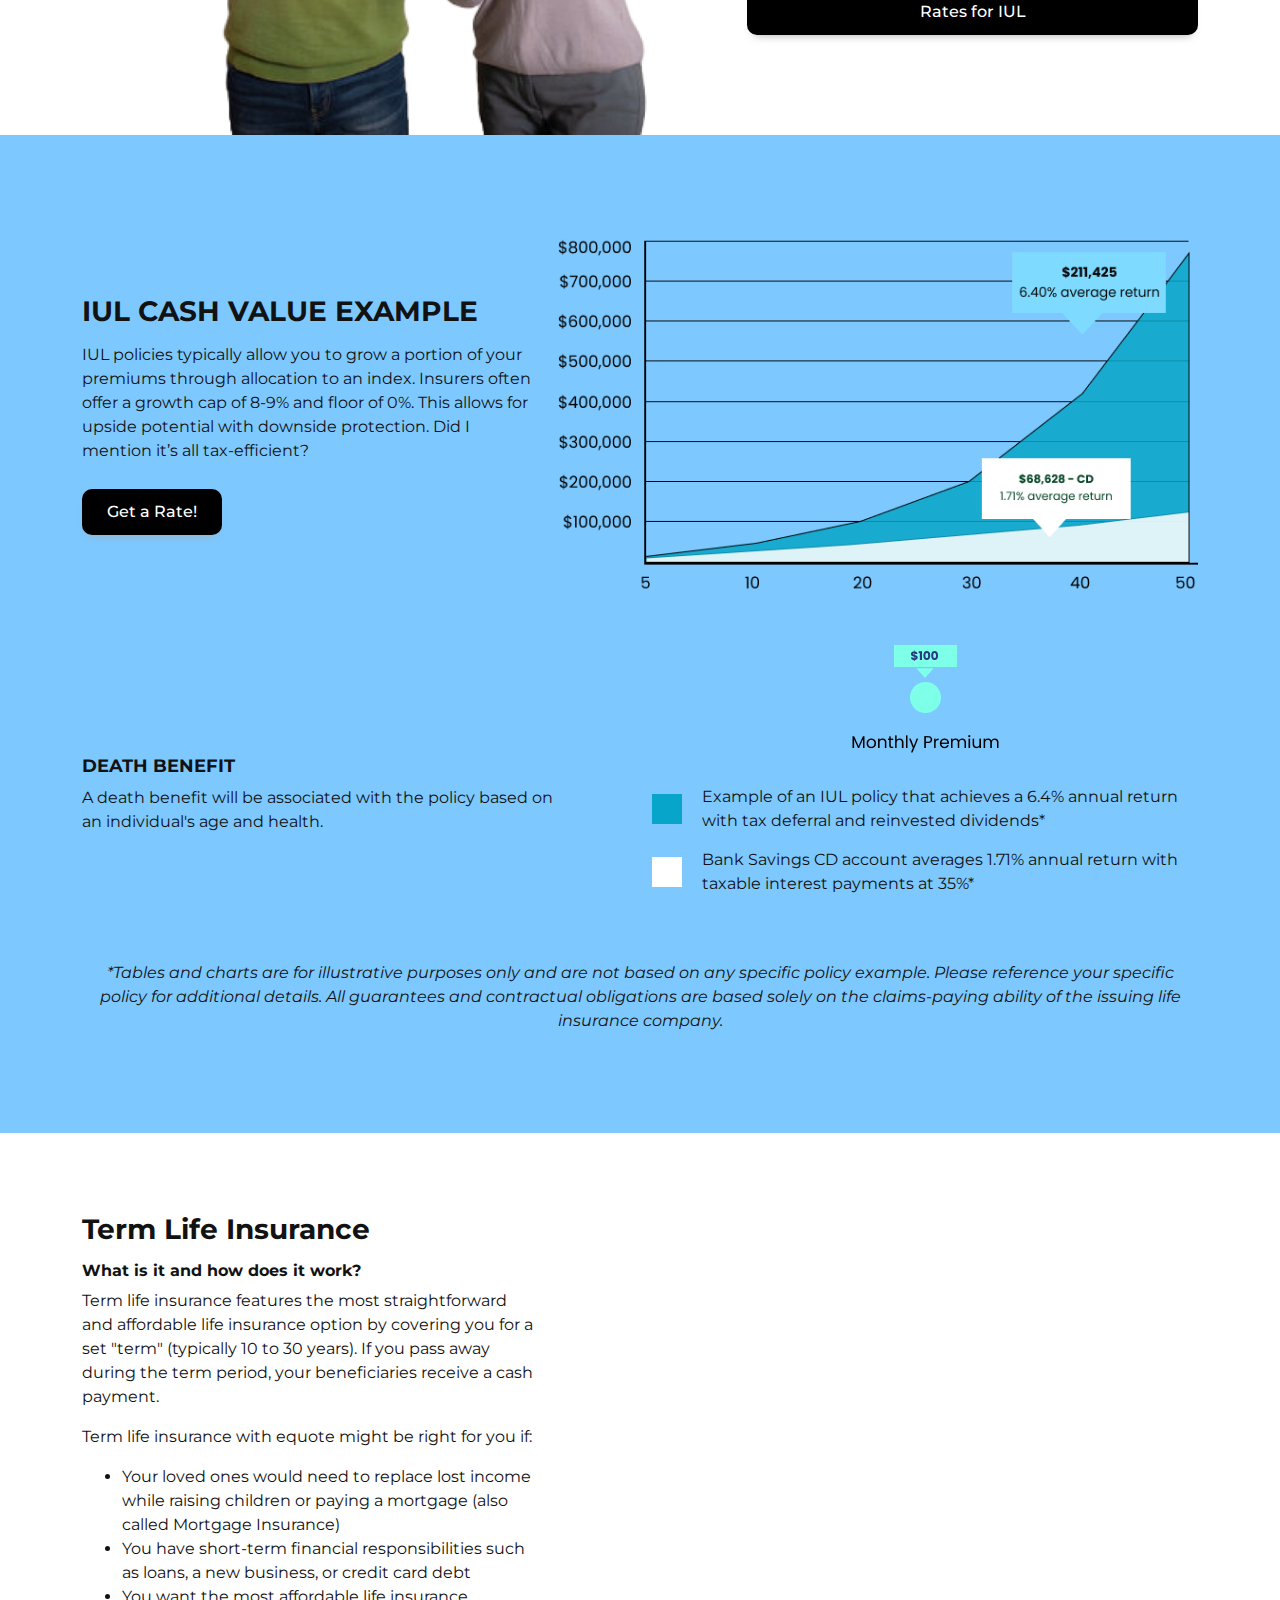
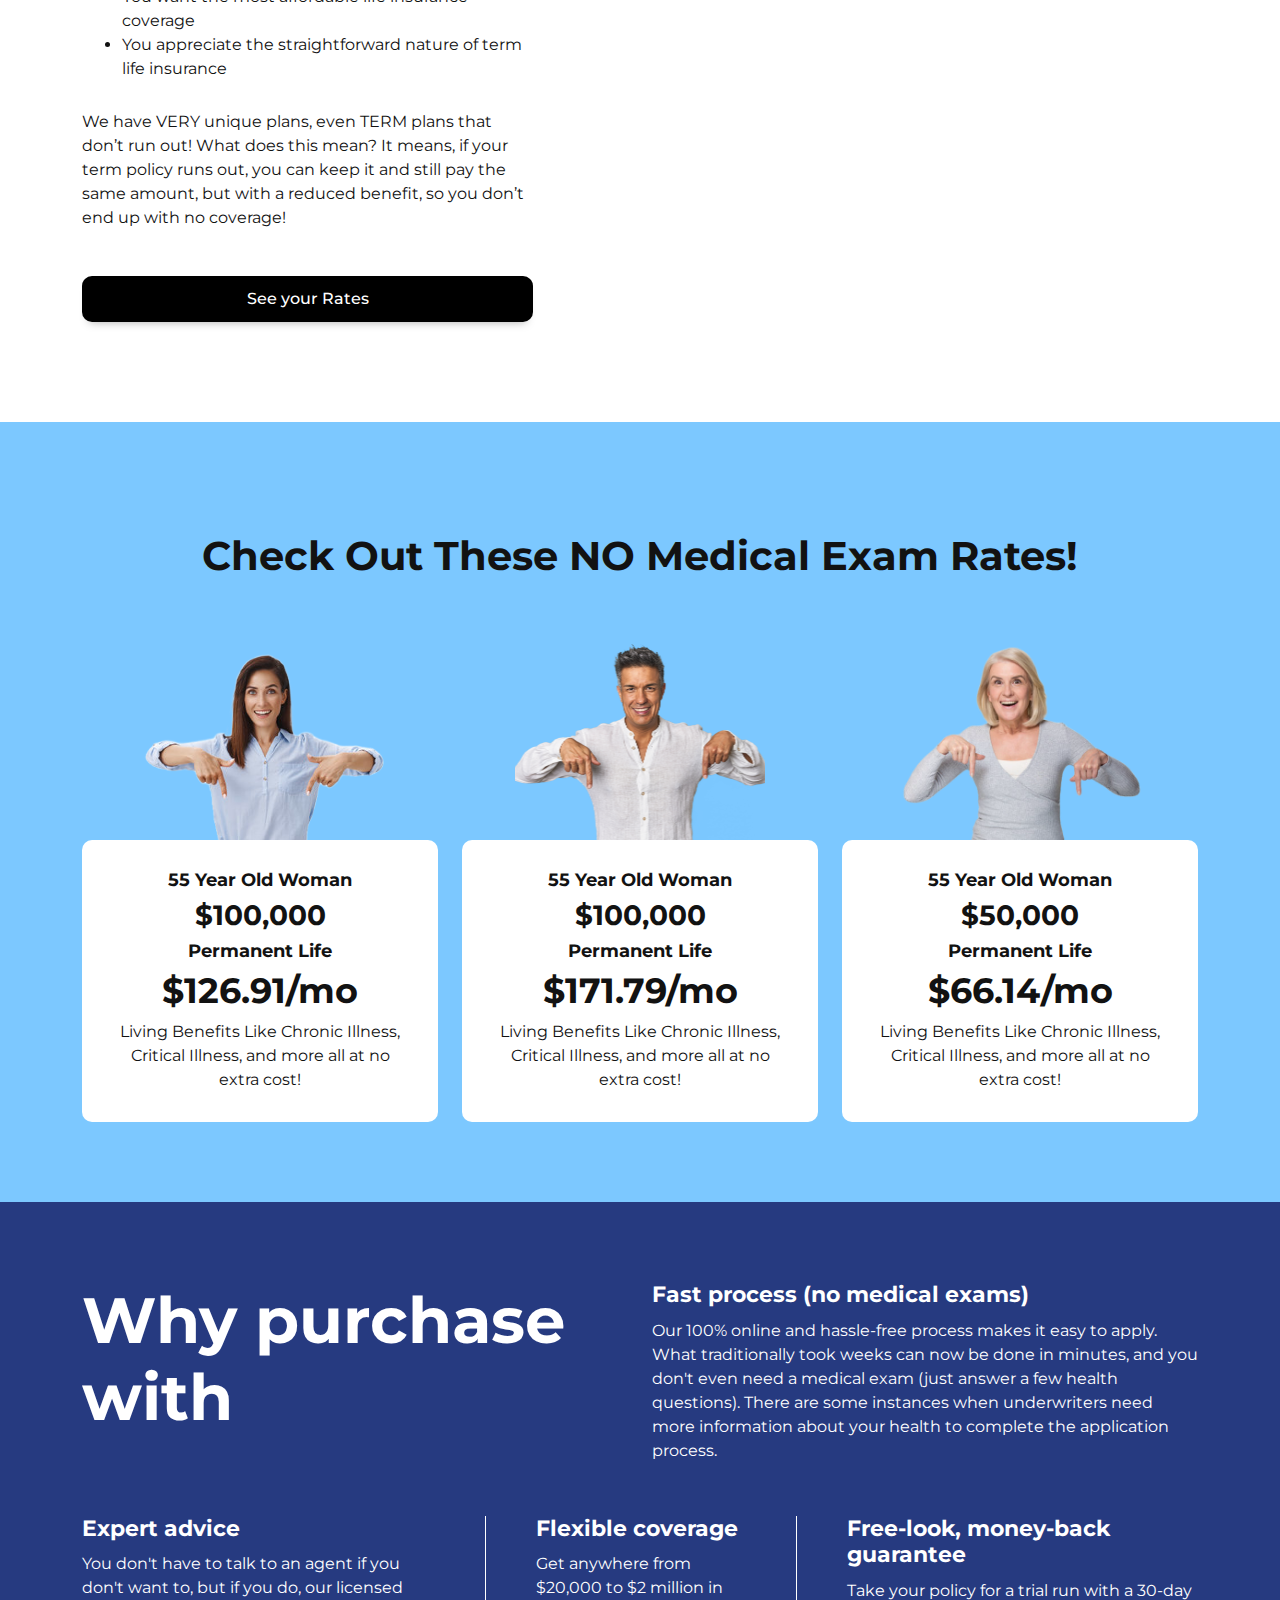
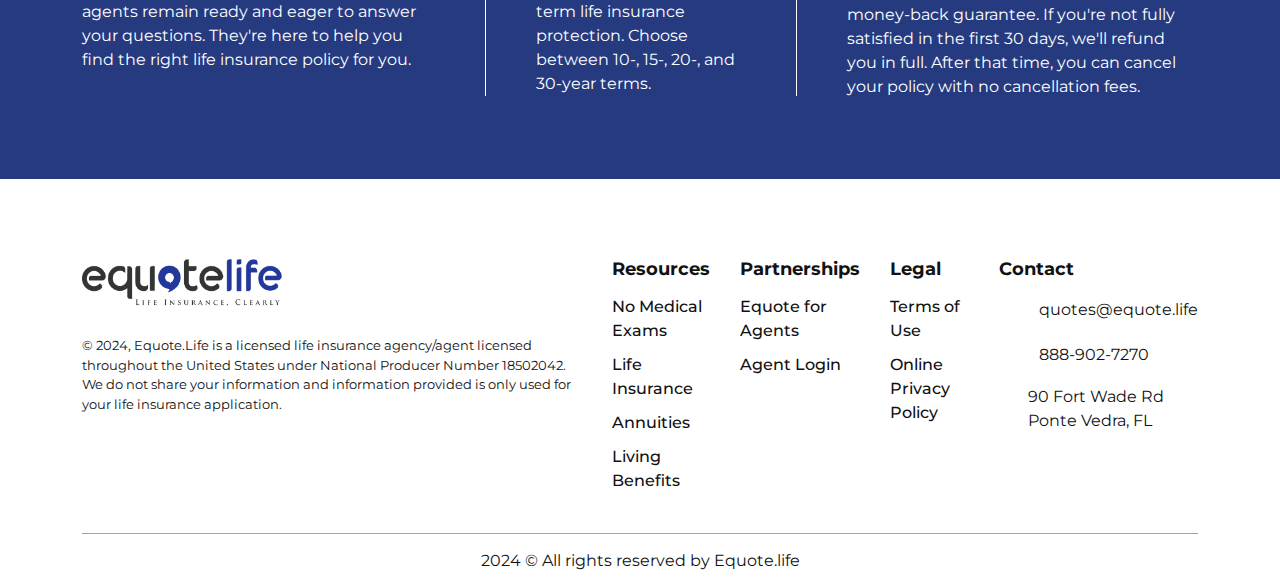
<file: nomed.html>
<!doctype html>
<html lang="en-US">
    <head>
        <meta charset="utf-8">
        <meta http-equiv="x-ua-compatible" content="ie=edge">
        <title>Site Title Here</title>
        <meta name="description" content="">
        <meta name="viewport" content="width=device-width, initial-scale=1"> 
        <meta content="This is a awesome website" name="description" />
        <meta content="This is a awesome website" property="twitter:description" />
        <meta content="This is a awesome website" property="og:description" />
        <meta content="Add title or heading" property="og:title" />
        <meta content="Add title or heading " property="twitter:title" />
        <meta property="og:type" content="website" />
        <meta content="summary_large_image" name="twitter:card" />
        <meta content="assets/img/seothumb.png" property="og:image" />
        <meta content="assets/img/seothumb.png" property="twitter:image" />
		<link rel="shortcut icon" type="image/x-icon" href="favicon.ico">

        
		<!-- CSS here -->
        <link rel="stylesheet" href="assets/css/bootstrap.min.css">
        <link rel="stylesheet" href="assets/css/owl.carousel.min.css">   
        <link rel="stylesheet" href="assets/css/style.css">
        <link rel="stylesheet" href="assets/css/responsive.css">
    </head>
    <body>

       
    <!-- header-area START -->
    <div class="header-area">
        <div class="container">
            <div class="row align-items-center">
                <div class="col-lg-2 col-6">
                    <a href="index.html" class="logo-area"><img loading="lazy"  src="assets/img/logo.png" alt=""></a>
                </div>
                <div class="col-lg-10 d-none d-lg-block text-right">
                    <div class="menu-area">
                        <nav>
                            <ul>
                                <li><a href="#" class="active">Home</a></li>
                                <li><a href="#">Life Insurance</a></li>
                                <li><a href="#">No Medical Life</a></li>
                                <li><a href="#">Living Benefits</a></li> 
                                <li><a href="#">Annuities</a></li>  
                            </ul>
                            <a href="#">Apply Now</a>
                        </nav>
                    </div>
                </div>
                <div class="col-6 d-block d-lg-none text-center">
                    <div class="bar">
                        <a class="bar-icon siteBar-btn" href="#">
                            <span></span>
                        </a>
                    </div>
                </div>
            </div>
        </div>
    </div>
        <!-- mobile-menu START -->
        <div class="mobile-menu">
            <a href="#" class="logo"><img loading="lazy"  src="assets/img/logo.png" alt=""></a>
            <a href="#" class="bars siteBar-btn"><svg class="bi bi-x" width="1em" height="1em" viewBox="0 0 16 16" fill="currentColor" xmlns="http://www.w3.org/2000/svg">
                <path fill-rule="evenodd" d="M11.854 4.146a.5.5 0 010 .708l-7 7a.5.5 0 01-.708-.708l7-7a.5.5 0 01.708 0z" clip-rule="evenodd"/>
                <path fill-rule="evenodd" d="M4.146 4.146a.5.5 0 000 .708l7 7a.5.5 0 00.708-.708l-7-7a.5.5 0 00-.708 0z" clip-rule="evenodd"/>
            </svg></a> 
            <nav> 
                <ul>
                    <li><a href="#" class="active">Home</a></li>
                    <li><a href="#">Life Insurance</a></li>
                    <li><a href="#">No Medical Life</a></li>
                    <li><a href="#">Living Benefits</a></li> 
                    <li><a href="#">Annuities</a></li>  
                </ul>
                <a href="#">Apply Now</a>
            </nav> 
        </div> 
        <div class="menuShadow"></div>
    <!-- header-area END -->





    <!-- main START -->
    <main>


        <!-- Hero-area STARTED -->
        <section class="hero-area withImg grayBg normalHero"> 
            <div class="container">
                <div class="row">
                    <div class="col-lg-5">
                        <div class="hero-wrap content-wrap">
                            <h1>NO Medical for ALL Plans!</h1>
                            <p>For most, medical exams can be a pain (especially with the needles!) but we try to offer our clients the options for a completely non-medical option for EVERY type of plan, listed below!  Over 50 or 60?  This is critical in securing the proper coverage.</p>
                            <a href="#" class="theme-btn">Get Covered Today</a>
                        </div>
                    </div>
                    <div class="col-lg-7">
                        <div class="content-img grayLeaner mobile-170">
                            <img loading="lazy" class="fullInSmall" src="assets/img/hero-f-bg.png" alt="">
                        </div>
                    </div>
                </div>
            </div>
        </section>
        <!-- Hero-area END -->

        <!-- type-area STARTED -->
        <section class="type-area">
            <div class="container">
                <div class="row">
                    <div class="col-lg-12">
                        <div class="all-types">
                            <a class="single-type active" href="javascript:void(0)">Whole life & Final Expense</a>
                            <a class="single-type" href="javascript:void(0)">Universal Life</a>
                            <a class="single-type" href="javascript:void(0)">Term Life Insurance</a>
                        </div>
                    </div>
                </div>
            </div>
        </section>
        <!-- type-area END -->
 
        <!-- info-area STARTED -->
        <section class="info-area grayBg">
            <div class="container">
                <div class="row">
                    <div class="col-lg-8 offset-lg-2">
                        <div class="section-title"> 
                            <h1>Simplified issue vs. fully underwritten</h1>
                            <p>EquoteLife offers term life insurance policies with both simplified issue and fully underwritten options. Understand the differences and what it means for you.</p>
                            <a href="#" class="theme-btn">Learn more</a>
                        </div>
                    </div>
                    <div class="col-lg-6">
                        <div class="info-blk ">
                            <h3>Simplified issue:</h3>
                            <p>Most of our term policies are simplified issue, meaning the application process and underwriting decision come instantly based solely on third-party data and the applicant's responses to health questions within the application. No medical exam is necessary.</p>
                            <p>Simplified issue underwriting may be right for you if:</p>
                            <ul>
                                <li>You need life insurance, but you aren’t sure you’d qualify for a traditionally underwritten policy</li>
                                <li>You want a simple process without medical exams or lab tests</li>
                                <li>You thought you couldn’t get life insurance because of your age or health</li>
                            </ul>
                        </div>
                    </div>
                    <div class="col-lg-6">
                        <div class="info-blk  ">
                            <h3>Fully underwritten:</h3>
                            <p>We also offer fully underwritten term policies, a more traditional method that historically includes a complete application and medical exam. EquoteLife modernizes the process and doesn't require a medical exam but does include health questions within the application to help determine premium levels. </p>
                            <p>Fully underwritten policies may be right for you if:</p>
                            <ul>
                                <li>You’re in good health</li>
                                <li>You’re looking for life insurance with a higher death benefit</li>
                                <li>You don’t mind a longer application process</li>
                            </ul>
                        </div>
                    </div>
                </div>
            </div>
        </section>
        <!-- info-area END --> 


        <!-- wlife-area STARTED -->
        <section class="wlife-area  withImg softblueBg">
            <div class="container">
                <div class="row">
                    <div class="col-lg-5">
                        <div class="content-wrap">
                            <h3>Whole Life & Final Expense</h3>

                            <h6>What is whole life insurance?</h6>
                            <p>Whole life insurance can last the rest of your life with a guaranteed payout for your loved ones.</p>
                            <p>Whole life insurance may be a great fit for you if: </p>
                            <ul class="boldLists">
                                <li>You want coverage for the rest of your life</li>
                                <li>You want a policy to build cash value over time</li>
                                <li>You want to invest for a long-term benefit</li>
                            </ul>
                            <h6>Our whole life insurance for seniors</h6>
                            <p>We’re striving to make getting whole life insurance simpler, faster, and just plain easier here. Equote offers whole life insurance with guaranteed approval in a matter of minutes for those ages 60 to 85, no matter your health history. With no medical exams, simply answer a few health questions to help determine the rate on your guaranteed coverage. Policies range from $1,000 to $50,000 and feature a secure rate that never increases, covering you for life.</p>
                            <a href="#" class="theme-btn">I Need This</a>
                        </div>
                    </div>
                    <div class="col-lg-7">
                        <div class="content-img">
                            <img loading="lazy"  src="assets/img/img6.png" alt="">
                        </div>
                    </div>
                </div>
            </div>
        </section>
        <!-- wlife-area END --> 
 

        <!-- ulife-area STARTED -->
        <section class="ulife-area withImg rightMode">
            <div class="container">
                <div class="row"> 
                    <div class="col-lg-7">
                        <div class="content-img">
                            <img loading="lazy"  src="assets/img/img7.png" alt="">
                        </div>
                    </div>
                    <div class="col-lg-5">
                        <div class="content-wrap">
                            <h3>Indexed Universal Life</h3>
                            <h6>What Is Indexed Universal Life (IUL) Insurance?</h6>
                            <p>Indexed Universal life (IUL) insurance is a type of permanent life insurance that, like other permanent insurance, has a cash value element and offers lifetime coverage as long as you pay your premiums. Unlike whole life insurance, universal life allows you to raise or lower your premiums within certain limits, and it can be cheaper than whole life coverage.  Great for mid 40’s with family and even up to 75 years old!</p>
                            <p>As the name implies, the COI is the minimum amount of a premium payment required to keep the policy active. It consists of several items rolled together into one payment. COI includes the charges for mortality, policy administration, and other directly associated expenses to keep the life insurance policy in force.  If you are generally healthy, this is the way to go!</p>
                            <a href="#" class="theme-btn">Rates for IUL</a>
                        </div>
                    </div>
                </div>
            </div>
        </section>
        <!-- ulife-area END -->
 

        <!-- iulcash-area STARTED -->
        <section class="iulcash-area rightMode withImg softblueBg">
            <div class="container">
                <div class="row"> 
                    <div class="col-lg-5">
                        <div class="content-wrap">
                            <h3>IUL CASH VALUE EXAMPLE</h3> 
                            <p>IUL policies typically allow you to grow a portion of your premiums through allocation to an index. Insurers often offer a growth cap of 8-9% and floor of 0%. This allows for upside potential with downside protection. Did I mention it’s all tax-efficient?</p>
                            <a href="#" class="theme-btn">Get a Rate!</a>
                        </div>
                    </div>
                    <div class="col-lg-7">
                        <div class="content-img">
                            <img loading="lazy"  src="assets/img/chart.png" alt="">
                        </div>
                    </div>
                    <div class="col-lg-6">
                        <div class="deathBenefit"> 
                            <h5>DEATH BENEFIT</h5>
                            <p>A death benefit will be associated with the policy based on an individual's age and health.</p>
                        </div>
                    </div>
                    <div class="col-lg-6">
                        <div class="mprem"> 
                            <img src="assets/img/price.png" alt="">
                            <ul>
                                <li>
                                    <span></span>
                                    Example of an IUL policy that achieves a 6.4% annual return with tax deferral and reinvested dividends*
                                </li>
                                <li>
                                    <span></span>
                                    Bank Savings CD account averages 1.71% annual return with taxable interest payments at 35%*
                                </li>
                            </ul>
                        </div>
                    </div>
                    <div class="col-lg-12">
                        <p class="italicTxt"><i>*Tables and charts are for illustrative purposes only and are not based on any specific policy example. Please reference your specific policy for additional details. All guarantees and contractual obligations are based solely on the claims-paying ability of the issuing life insurance company.</i></p>
                    </div>
                </div>
            </div>
        </section>
        <!-- iulcash-area END -->

        <!-- linsurance-area STARTED -->
        <section class="linsurance-area withImg">
            <div class="container">
                <div class="row"> 
                    <div class="col-lg-5">
                        <div class="content-wrap">
                            <h3>Term Life Insurance</h3>
                            <h6>What is it and how does it work?</h6>
                            <p>Term life insurance features the most straightforward and affordable life insurance option by covering you for a set "term" (typically 10 to 30 years). If you pass away during the term period, your beneficiaries receive a cash payment.</p>
                            <p>Term life insurance with equote might be right for you if:</p>
                            <ul class="boldLists">
                                <li>Your loved ones would need to replace lost income while raising children or paying a mortgage (also called Mortgage Insurance)</li>
                                <li>You have short-term financial responsibilities such as loans, a new business, or credit card debt</li>
                                <li>You want the most affordable life insurance coverage</li>
                                <li>You appreciate the straightforward nature of term life insurance</li>
                            </ul>
                            <p>We have VERY unique plans, even TERM plans that don’t run out!  What does this mean?  It means, if your term policy runs out, you can keep it and still pay the same amount, but with a reduced benefit, so you don’t end up with no coverage!</p>
                            <a href="#" class="theme-btn">See your Rates</a>
                        </div>
                    </div>
                    <div class="col-lg-7">
                        <div class="content-img">
                            <img loading="lazy"  src="assets/img/img8.png" alt="">
                        </div>
                    </div>
                </div>
            </div>
        </section>
        <!-- linsurance-area END -->
 
        <!-- mxmrates-area STARTED -->
        <section class="mxmrates-area softblueBg">
            <div class="container">
                <div class="row">
                    <div class="col-lg-12">
                        <div class="section-title">
                            <h1>Check Out These NO Medical Exam Rates!</h1>
                        </div>
                    </div>
                    <div class="col-lg-4">
                        <div class="xmRateBlk">
                            <img src="assets/img/medexm.png" alt="">
                            <div>
                                <h5>55 Year Old Woman</h5>
                                <h3>$100,000</h3>
                                <h5>Permanent Life</h5>
                                <h2>$126.91/mo</h2>
                                <p>Living Benefits Like Chronic Illness, Critical Illness, and more all at no extra cost!</p>
                            </div>
                        </div>
                    </div>
                    <div class="col-lg-4">
                        <div class="xmRateBlk">
                            <img src="assets/img/medexm2.png" alt="">
                            <div>
                                <h5>55 Year Old Woman</h5>
                                <h3>$100,000</h3>
                                <h5>Permanent Life</h5>
                                <h2>$171.79/mo</h2>
                                <p>Living Benefits Like Chronic Illness, Critical Illness, and more all at no extra cost!</p>
                            </div>
                        </div>
                    </div>
                    <div class="col-lg-4">
                        <div class="xmRateBlk">
                            <img src="assets/img/medexm3.png" alt="">
                            <div>
                                <h5>55 Year Old Woman</h5>
                                <h3>$50,000</h3>
                                <h5>Permanent Life</h5>
                                <h2>$66.14/mo</h2>
                                <p>Living Benefits Like Chronic Illness, Critical Illness, and more all at no extra cost!</p>
                            </div>
                        </div>
                    </div>
                </div>
            </div>
        </section>
        <!-- mxmrates-area END -->
 
        <!-- purchase_details-area STARTED -->
        <div class="purchase_details-area blueBg">
            <div class="container">
                <div class="row">
                    <div class="col-lg-6">
                        <div class="purchase-details">
                            <h1>Why purchase with <img loading="lazy"  src="assets/img/wlogo.png" alt=""></h1>
                        </div>
                    </div>
                    <div class="col-lg-6">
                        <div class="purchase-details">
                            <h4>Fast process (no medical exams)</h4>
                            <p>Our 100% online and hassle-free process makes it easy to apply. What traditionally took weeks can now be done in minutes, and you don't even need a medical exam (just answer a few health questions). There are some instances when underwriters need more information about your health to complete the application process.</p>
                        </div>
                    </div>
                    <div class="col-lg-12">
                        <div class="purchase-details-multiblk">
                            <div class="purchase-details">
                                <h4>Expert advice</h4>
                                <p>You don't have to talk to an agent if you don't want to, but if you do, our licensed agents remain ready and eager to answer your questions. They're here to help you find the right life insurance policy for you.</p>
                            </div>
                            <div class="purchase-details">
                                <h4>Flexible coverage</h4>
                                <p>Get anywhere from $20,000 to $2 million in term life insurance protection. Choose between 10-, 15-, 20-, and 30-year terms.</p>
                            </div>
                            <div class="purchase-details">
                                <h4>Free-look,
                                    money-back guarantee</h4>
                                <p>Take your policy for a trial run with a 30-day money-back guarantee. If you're not fully satisfied in the first 30 days, we'll refund you in full. After that time, you can cancel your policy with no cancellation fees.</p>
                            </div>
                        </div>
                    </div>
                </div>
            </div>
        </div>
        <!-- purchase_details-area END -->
 

    </main>
    <!-- main END -->


    <!-- Footer STARTED -->
    <footer>
        <div class="container">
            <div class="row">
                <div class="col-lg-12">
                    <div class="footer-top-wrap">
                        <div class="footer-about">
                            <a href="#" class="footer-logo"><img loading="lazy"  src="assets/img/logo.png" alt=""></a>
                            <p>© 2024, <a href="#">Equote.Life</a> is a licensed life insurance agency/agent licensed throughout the United States under National Producer Number 18502042. We do not share your information and information provided is only used for your life insurance application.</p>
                        </div>
                        <div class="fwidget">
                            <h5>Resources</h5>
                            <ul>
                                <li><a href="#">No Medical Exams</a></li>
                                <li><a href="#">Life Insurance</a></li>
                                <li><a href="#">Annuities</a></li>
                                <li><a href="#">Living Benefits</a></li>
                            </ul>
                        </div>
                        <div class="fwidget">
                            <h5>Partnerships</h5>
                            <ul>
                                <li><a href="#">Equote for Agents</a></li>
                                <li><a href="#">Agent Login</a></li> 
                            </ul>
                        </div>
                        <div class="fwidget">
                            <h5>Legal</h5>
                            <ul>
                                <li><a href="#">Terms of Use </a></li>
                                <li><a href="#">Online Privacy Policy </a></li> 
                            </ul>
                        </div> 
                        <div class="contact_item">
                            <h5>Contact</h5>
                            <ul>
                                <li><span><img loading="lazy"  src="assets/img/email.png" alt=""></span> <a href="mailto:quotes@equote.life">quotes@equote.life</a></li>
                                <li><span><img loading="lazy"  src="assets/img/call.png" alt=""></span><a href="tel:888-902-7270">888-902-7270</a></li>
                                <li><span><img loading="lazy"  src="assets/img/location.png" alt=""></span><a href="#">90 Fort Wade Rd Ponte Vedra, FL</a></li> 
                            </ul>
                            <div class="social">
                                <a href="#"><img loading="lazy"  src="assets/img/fb.png" alt=""></a>
                                <a href="#"><img loading="lazy"  src="assets/img/linkedin.png" alt=""></a>
                                <a href="#"><img loading="lazy"  src="assets/img/insta.png" alt=""></a>
                            </div>
                        </div>  
                    </div> 
                    <p class="copyright">2024 © All rights reserved by Equote.life</p>
                </div>
            </div>
        </div>
    </footer>
    <!-- Footer END -->












    
		<!-- JS here --> 
        <script src="assets/js/jquery-3.7.1.min.js"></script>
        <script src="assets/js/bootstrap.bundle.min.js"></script>
        <script src="assets/js/owl.carousel.min.js"></script> 
        <script src="assets/js/main.js"></script>
    </body>
</html>
</file>
<file: assets/css/style.css>
/*   Theme default css */
@import url('https://fonts.googleapis.com/css2?family=Montserrat:wght@100;200;300;400;500;600;700;800;900&display=swap'); 
:root{
  --bodyFont: 'Montserrat', sans-serif;
  --bodyFontSize: 16px;
  --textColor: #111;
  --headingColor: #121212;
  --white: #fff;
  --dark: #1111;
  --themeColor: #ff7c47;
  --shadow: #0000007d;
  --boxShadowColor: #0000004a;
}
body {
  font-family: var(--bodyFont);
  font-weight: 400; 
  color: var(--textColor);
  font-size: var(--bodyFontSize) 
}

  
button {
  cursor: pointer; 
}

a:focus,
.button:focus {
  text-decoration: none;
  outline: none; 
}

a:focus,
a:hover {
  color: inherit;
  text-decoration: none; 
}

a,
button {
  color: inherit;
  outline: medium none; }

button:focus, input:focus, input:focus, textarea, textarea:focus {
  outline: 0; }

 
h1,
h2,
h3,
h4,
h5,
h6 {
  font-family: var(--bodyFont);
  color: var(--headingColor);
  margin-top: 0px;  
  font-weight: 700;
 }

h1 a,
h2 a,
h3 a,
h4 a,
h5 a,
h6 a {
  color: inherit; }

h1 {
  font-size: 40px;
}

h2 {
  font-size: 35px; }

h3 {
  font-size: 28px; }

h4 {
  font-size: 22px; }

h5 {
  font-size: 18px; }

h6 {
  font-size: var(--bodyFontSize); 
}

ul {
  margin: 0px;
  padding: 0px; }

li {
  list-style: none; }

 img{
  max-width: 100%;
 }
 a{
  text-decoration: none;
  color: inherit;
 }
 button{
  border: none;
  outline: none;
  background: none;
  padding: 0;
  line-height: auto;
 }
.grayBg,form.multistep.grayBg{
  background-color: #F8F8F8;
}
.softblueBg,form.multistep.softblueBg{
  background-color: #7CC8FF;
}
.blueBg,form.multistep.blueBg{
  background-color: #263A80;
}
/* Chrome, Safari, Edge, Opera */
input::-webkit-outer-spin-button,
input::-webkit-inner-spin-button {
  -webkit-appearance: none;
  margin: 0;
}

/* Firefox */
input[type=number] {
  -moz-appearance: textfield;
}





 
/* default-css END 
================================== */
 


.header-area {
  padding: 20px 0; 
  width: 100%;
  z-index: 99; 
  background: #fff;
}
a.logo-area {
  display: block;
}
.menu-area nav {
  width: 100%;
  display: flex;
  align-items: center;
  justify-content: flex-end;
  gap: 30px;
}

.menu-area nav ul {
  display: flex;
  align-items: center;
  justify-content: flex-end;
  gap: 30px;
}

.menu-area nav > a,
.mobile-menu nav > a{
  padding: 10px 25px;
  display: block;
  border-radius: 50px;
  font-weight: 600;
  border: 1px solid #000;
  text-align: center;
  transition: .3s;
}
.mobile-menu nav > a{
  margin-top: 30px;
}
.menu-area nav > a:hover,
.mobile-menu nav > a:hover {
  background: #000;
  color: #fff;
}

.menu-area nav ul li a.active {
  font-weight: 700;
}
 
/* humbergar */
.bar a {
  width: 35px;
  height: 35px;
  float: right;
  position: relative;
} 
.bar a span {
  width: 100%;
  height: 3px;
  background: #000;
  display: block;
  position: relative;
  top: 17px;
  border-radius: 30px;
  transition: .3s;
} 
.bar a span:before {left: 0;content: "";position: absolute;width: 100%;height: 100%;background: inherit;bottom: 10px;border-radius: 30px;transition: .3s;} 
.bar a span:after {left: 0;content: "";position: absolute;width: 100%;height: 100%;background: inherit;bottom: -10px;border-radius: 30px;transition: .3s;}
 
/* humbarger END */
 

/* mobile-menu START */
.mobile-menu {
  position: fixed;
  width: 320px;
  overflow: auto;
  min-height: min-content;
  height: 100vh;
  background: var(--white);
  z-index: 99;
  box-shadow: 0px 0px 9px -1px var(--boxShadowColor);
  top: 0;
  left: 0;
  transition: .3s;
  margin-left: -400px;
  padding: 30px;
}
.siteBar{
  margin-left: 0; 
}
.menuShadow {
  position: fixed;
  top: 0;
  left: 0;
  width: 100%;
  height: 100vh;
  background: var(--shadow);
  z-index: 98;
  opacity: .2;
  visibility: hidden;
}

.menuShadow.show {
  visibility: visible;
  opacity: 1;
} 
.mobile-menu ul li {
  list-style: none;
  display: block;
}
.mobile-menu a.logo {
  display: block;
  max-width: 150px;
  margin-bottom: 50px;
}
.mobile-menu ul li a {
  color: var(--bodyFont);
  font-size: 16px;
  line-height: 40px;
  transition: .3s;
}

.mobile-menu ul li a.active { 
  font-weight: 700;
} 
 



.mobile-menu a.bars {
  position: absolute;
  right: 20px;
  top: 20px;
  width: 40px;
  height: 40px;
  background: #ff2424;
  text-align: center;
  line-height: 36px;
  border-radius: 50%;
  font-size: 22px;
  color: var(--white);
  box-shadow: 0px 0px 17px -2px var(--boxShadowColor);
}




/* Header section END && Hero-area STARTED */


section.withImg {
  position: relative;
  padding-top: 50px;
  z-index: 1;
}
section.withImg > div > .row {align-items: end;}

section.withImg  .content-wrap {
    padding-bottom: 100px;
}

.ylw-box {
    border-radius: 25px;
    background: #FFD600;
    box-shadow: 0px 4px 4px 0px rgba(0, 0, 0, 0.25);
    backdrop-filter: blur(6.349999904632568px);
    text-align: center;
    padding: 20px;
    margin-top: 30px;
}

.ylw-box h4 {
    margin: 0;
    font-size: 18px;
}

.ylw-box a {
    border-bottom: 2px solid;
}
.hero-wrap ul.opt {
  display: flex;
  flex-wrap: wrap;
  justify-content: space-between;
  gap: 15px;
  margin: 30px 0 20px 0;
}
.hero-wrap ul.opt li {
  width: calc(51% - 15px);
  background: #DFE3E9;
  display: flex;
  align-items: center;
  justify-content: center;
  flex-wrap: wrap;
  text-align: center;
  padding: 20px;
  border-radius: 10px;
  box-shadow: 0px 7px 10px -7px darkgrey;
}
.hero-wrap ul.opt li:first-child{
  width: 100%;
}
.hero-wrap ul.opt li b {
  display: block;
  margin-top: 5px;
}
.hero-wrap ul.opt li p{
  margin: 0;
}
a.theme-btn, button.theme-btn {
  display: inline-block;
  line-height: 1;
  outline: none;
  padding: 15px 25px;
  text-align: center;
  background: #000;
  border-radius: 10px;
  box-shadow: 0px 7px 10px -7px darkgrey;
  color: #fff;
  font-weight: 500;
  transition: .2s;
}

a.theme-btn:hover,button.theme-btn:hover {
  background: #262626;
}
.content-img {
  display: block;
  position: relative;
  z-index: 2;
}

.content-img img {
  display: block;
  margin-left: auto;
}
.content-img.grayLeaner:after {
  content: "";
  position: absolute;
  width: 10%;
  height: 100%;
  background: linear-gradient(-90deg, #F8F8F8, transparent);
  top: 0;
  right: 0;
  z-index: 1;
}
.rightMode .content-img img { 
  margin-right: auto;
  margin-left: 0;
}
section.hero-area .content-img img {
  /* max-width: 700px; */
}

section.withImg  .hero-wrap {
  padding-bottom: 130px;
}







/* Hero-area css END && FeedBack-area css START */






section.feedback-area {
  padding: 150px 0;
}

.single-feedback {
  text-align: center;
}

.single-feedback-top {
  text-align: center;
  margin-bottom: 30px;
}

.single-feedback-top > img {
  display: block;
  max-width: 200px;
  margin: auto;
}

.single-feedback-top > img.ratings {
  margin-top: 15px;
}

.single-feedback-bottom h5 {
  display: block;
  margin-bottom: 5px;
  margin-top: 20px;
  color: #5779f1;
}

.single-feedback-bottom img {
  max-width: 100px;
  margin: auto;
}
.owl-dots {
  display: flex;
  align-items: center;
  justify-content: center;
  gap: 5px;
  margin-top: 30px;
}

.owl-dots .owl-dot {
  width: 8px;
  height: 8px;
  border-radius: 50%;
  background: #c9c9c9;
  transition: .2s;
}

.owl-dots .owl-dot.active {
  width: 20px;
  border-radius: 5px;
  background: #5779f1;
}





 


/* Feedback-area css END && equote-area css START */






.content-wrap h3 {
  margin-bottom: 15px;
}

.content-wrap a.theme-btn {
  margin-top: 30px;
}
section.withImg .content-wrap a.theme-btn {
  width: 100%;
}








/* equote-area css END && getstarted-area css START */





.section-title {
  text-align: center;
  margin-bottom: 60px;
  margin-top: 30px;
}
.section-title img {
  max-width: 70px;
  margin-bottom: 10px;
}

section.getstarted-area,
section.about-area,
section.mxmrates-area,
section.about-area,
section.offer-area,
section.application-area {
  padding: 80px 0;
}

.getstarted-wrap {
  display: flex;
  align-items: center;
  justify-content: center;
}

.getstarted-img {
  position: relative;
  height: 700px;
  width: 450px;
  overflow: hidden;
}

.getstarted-img img {
  position: absolute;
  top: 50%;
  left: 50%;
  width: auto;
  height: 100%;
  transform: translate(-50%, -50%);
  opacity: 0;
}
.getstarted-wrap.first_step .getstarted-img img:first-child,
.getstarted-wrap.second_step .getstarted-img img:nth-child(2),
.getstarted-wrap.third_step .getstarted-img img:last-child{
  opacity: 1;
}
.get_items {
  height: 35px;
  width: 100%;
  position: relative;
  margin-bottom: 60px;
}
.getstarted-content h2 {
  margin-bottom: 45px;
  font-size: 40px;
}

.get_singleItem {
  transition: .2s;
  position: absolute;
  top: 0;
  left: 0;
  opacity: 0;
  visibility: hidden;
}
.getstarted-wrap.first_step .get_items .get_singleItem:first-child,
.getstarted-wrap.second_step .get_items .get_singleItem:nth-child(2),
.getstarted-wrap.third_step .get_items .get_singleItem:last-child {
  visibility: visible;
  opacity: 1;
}

.get_singleItem h4 {
  margin: 0;
  font-size: 28px;
  display: flex;
  align-items: center;
  gap: 20px;
}

.get_singleItem h4 span {
  color: #5779f1;
}



.getstarted-content > ul {
  display: flex;
  align-items: center;
  gap: 10px;
  width: 500px;
  margin-bottom: 50px;
}

.getstarted-content > ul li {
  height: 8px;
  width: 100%;
  background: #5778f16e;
  border-radius: 2px; 
  transition: .2s;
  position: relative;
  z-index: 2;
}
.getstarted-content > ul li:after {
  content: "";
  position: absolute;
  top: 0;
  left: 0;
  width: 0%;
  height: 100%;
  background: #5779f1;
  border-radius: 2px;
}
/* .getstarted-content > ul li.active {
  opacity: 1;
} */

.getstarted-wrap.first_step .getstarted-content > ul li:first-child:after,
.getstarted-wrap.second_step .getstarted-content > ul li:nth-child(2):after,
.getstarted-wrap.third_step .getstarted-content > ul li:last-child:after {
  transition: 3s;
  width: 100%;
}








/* Family-area css END && info-area css START */




section.info-area,
section.type-area,
section.brands-area,
section.mission-area,
.purchase_details-area {
  padding: 80px 0;
}

.info-blk {
  padding: 40px;
  background: white;
  border-radius: 5px;
  box-shadow: 0px 3px 10px -6px black;
  height: 100%;
}

.info-faq .info-blk {
    border-radius: 20px;
    margin-bottom: 20px;
    height: auto;
    min-height: 300px;
    padding-bottom: 0;
}

.info-faq .info-blk h4 {
    min-height: 60px;
}

.info-blk h3 {margin-bottom: 15px;}

.info-blk ul {
  padding-left: 20px;
}

.info-blk ul li {
  list-style: disc;
  margin-bottom: 10px;
}
 
.purchase-details h1 {color: #fff;font-size: 64px;margin-bottom: 30px;}

.purchase-details {
    color: #fff;
}

.purchase-details h4 {
    color: #fff;
    margin-bottom: 10px;
}

.purchase-details p {
    margin: 0;
}

.purchase-details-multiblk {
    display: flex;
    align-items: flex-start;
    justify-content: space-between;
    margin-top: 50px;
}

.purchase-details-multiblk > div:nth-child(2){
  margin: 0 50px;
  padding: 0 50px;
  border-left: 1px solid #fff;
  border-right: 1px solid #fff;
}



/* Info-area css END && Application-area css START */



.application-wrap h1 {
  max-width: 400px;
  text-align: center;
  margin: auto;
  margin-bottom: 50px;
}

.application-wrap ul {
  display: flex;
  flex-wrap: wrap;
  gap: 10px;
  justify-content: space-between;
  margin-top: 50px;
  margin-bottom: 30px;
}

.application-wrap ul li {
  display: flex;
  width: 100%;
  background: transparent;
  border: 1px solid #000000;
  border-radius: 5px;
  width: 49%;
  min-height: 50px;
}

.application-wrap ul li b {
  display: flex;
  align-items: center;
  justify-content: center;
  padding: 1px 10px;
  background: #000;
  color: #fff;
}

.application-wrap ul li div {
  display: flex;
  align-items: center;
  padding: 10px;
}

.application-wrap ul li div p {
  margin: 0;
  font-weight: 700;
}

.application-wrap ul li div p span {
  display: block;
  font-size: 88%;
}

.application-wrap a.theme-btn {margin: 0px auto;text-align: center;display: block;width: max-content;margin-bottom: 25px;}

.security-blk {
  display: flex;
  align-items: center;
  padding: 10px 14px;
  background: #fff;
  width: 310px;
  margin: auto;
  gap: 10px;
  border-radius: 10px;
  box-shadow: 10px 10px 20px -8px #939393;
}

.security-blk p {
  margin: 0;
  font-size: 15px;
  font-weight: 600;
  line-height: 1;
}









/* Application-area css END && Types-area css START */


.all-types {
  display: flex;
  align-items: center;
  justify-content: space-between;
  gap: 30px;
}

.single-type {
  display: flex;
  align-items: center;
  flex-wrap: wrap;
  padding: 30px 40px;
  background: transparent;
  border-radius: 10px;
  width: 100%;
  text-align: center;
  justify-content: center;
  font-weight: 700;
  font-size: 32px;
  line-height: 36px;
  height: 140px;
  border: 1px solid #000;
  transition: .2s;
}

.single-type.active,.single-type:hover {
  background: #000;
  color: #fff;
}













/* Types-area css END && Brand-area css START */








.brands {
  display: flex;
  align-items: center;
  justify-content: center;
  gap: 50px;
  flex-wrap: wrap;
}

section.brands-area.grayBg .section-title {
  margin-top: 0;
}











/* Brand-area css END && Footer-area css START */




footer {
  padding-top: 80px;
}
a.footer-logo {
  display: block;
  max-width: 200px;
  margin-bottom: 30px;
}


.footer-top-wrap {
  display: flex;
  justify-content: space-between;
  gap: 30px;
}
.footer-about {
  max-width: 500px;
  font-size: 13px;
}
.footer-left {
  display: flex;
  align-items: center;
  flex-wrap: wrap;
  gap: 50px;
  justify-content: space-between;
  width: 70%;
}

.contact_item ul li {
  display: flex;
  align-items: center;
  gap: 10px;
  margin-bottom: 15px;
}

.contact_item ul li span {
  display: flex;
  height: 30px;
  width: 30px;
  align-items: center;
}

.contact_item ul li span img {
  max-height: 100%;
  width: auto;
  display: block;
  margin: auto;
}

.social {
  display: flex;
  align-items: center;
  gap: 10px;
  margin-top: 30px;
}
.social a {
  max-width: 35px;
}

.fwidget ul li a {
  display: block;
  font-weight: 500;
  margin-top: 10px;
}

.contact_item h5, .fwidget h5 {
  margin-bottom: 15px;
}
p.copyright {
  margin: 0;
  text-align: center;
  padding: 15px 0;
  margin-top: 40px;
  border-top: 1px solid #a4a4a4;
  width: 100%;
}







/* Footer & Home page END */




































.step_fixed_top {
  text-align: center;
  margin-bottom: 30px;
}

form.multistep {position: relative;background: #fff;padding: 30px;border-radius: 10px;}
section.step-area {
  padding: 0px 0;
  min-height: 100vh;
  display: flex;
  flex-direction: column;
  align-items: center;
  justify-content: space-between;
  padding-top: 20px;
}
section.step-area > a.logo {
  display: block;
  max-width: 200px;
  margin-bottom: 15px;
}
.step_fixed_top img {
  max-width: 70px;
  display: block;
  margin: auto;
}

.step_fixed_bottom {
  text-align: center;
}

.step_fixed_bottom p {
  margin: 0;
  display: flex;
  align-items: flex-end;
  font-weight: 600;
  font-size: 15px;
  flex-wrap: wrap;
  gap: 5px;
  margin-top: 20px;
  opacity: .6;
}

.all_form_step {
  margin: 30px 0;
}

.single_form_step {
  position: relative;
  display: none;
}

.single_form_step.active {
  display: block;
}

.single_form_step h4 {
  margin-bottom: 30px;
  text-align: center;
}
label {
  width: 100%;
  display: block;
  font-weight: 600;
}

.radioBoxItem {
  position: relative;
}

.radioBoxItem span {
  display: block;
  width: 100%;
  text-align: center;
  padding: 10px;
  border: 1px solid #4444;
  background: #fff;
  transition: .2s;
  border-radius: 2px;
}

.radioBoxItem input {
  position: absolute;
  top: 0;
  left: 0;
  width: 100%;
  height: 100%;
  z-index: 1;
  cursor: pointer;
  opacity: 0;
}

.radioBoxItem input:checked~span {
  background: #332996;
  color: #fff;
  border-color: #332996;
}

input {
  display: block;
  width: 100%;
  height: 45px;
  padding: 10px;
  border: 1px solid #4444;
  border-radius: 2px;
}
.single_form_step label {
  margin-bottom: 25px;
}

.single_form_step label .radioBoxItem, 
.single_form_step label .with_scale,
.single_form_step label > .row > div > input, 
.single_form_step label > input {
  margin-top: 10px;
}
.with_scale {
  display: flex;
  align-items: center;
  gap: 5px;
}

.with_scale span {
  text-transform: uppercase;
  font-weight: 900;
  font-size: 13px;
}
.single_form_step ul {
  display: flex;
  flex-wrap: wrap;
  gap: 20px;
  margin-top: 30px;
}

.single_form_step ul li {
  width: 47%;
}

.with_ckb {
  display: flex;
  align-items: center;
  position: relative;
  line-height: 1;
}

.with_ckb > span {
  display: block;
  min-width: 20px;
  max-width: 20px;
  min-height: 20px;
  max-height: 20px;
  border: 2px solid #9b9b9b;
  margin-right: 10px;
  position: relative;
  transition: .2s;
}

.with_ckb > input {
  position: absolute;
  left: 0;
  top: 0;
  height: 100%;
  padding: 0;
  margin: 0;
  cursor: pointer;
  opacity: 0;
  z-index: 2;
}

.with_ckb > input:checked~span {
  background: #000;
}

.with_ckb > span:after {
  content: "";
  position: absolute;
  top: 40%;
  left: 50%;
  transform: translate(-50%, -50%) rotate(-45deg);
  width: 10px;
  height: 6px;
  border-bottom: 2px solid #fff;
  border-left: 2px solid #fff;
  transition: .2s;
  opacity: 0;
}

.with_ckb > input:checked~span:after {
  opacity: 1;
}

.with_legend {
  position: relative;
  padding: 30px;
  border: 1px solid #bfbfbf;
  border-radius: 5px;
  margin-bottom: 20px;
}

.with_legend > span {
  position: absolute;
  top: -13px;
  left: 23px;
  background: #f2f2f2;
  font-weight: 600;
  font-size: 15px;
  padding: 0 7px;
}

.with_ckb p {
  margin: 0;
}

.with_ckb p span {
  font-size: 11px;
}

.agreementalert {
  padding: 15px;
  border-radius: 10px;
  margin-top: 20px;
  background: #F5F5F5;
}

.agreementalert p {
  margin: 0;
  font-size: 10px;
  font-weight: 400;
}

.exLinfoBlk {
  position: absolute;
  left: 85px;
  top: 40px;
  background: #fff;
  border: 1px solid #c8c8c8;
  padding: 15px;
  font-size: 11px;
  line-height: normal;
  max-width: 250px;
  border-radius: 5px;
  z-index: 2;
  transition: .2s;
  opacity: 0;
  visibility: hidden;
}

.exLinfoBlk:after {
  content: "";
  position: absolute;
  top: -11px;
  left: 50%;
  transform: translateX(-50%) rotate(45deg);
  width: 20px;
  height: 20px;
  border-top: 1px solid #c8c8c8;
  border-left: 1px solid #c8c8c8;
  background: #fff;
  z-index: -1;
}
.whyAsking:hover .exLinfoBlk {
  opacity: 1;
  visibility: visible;
}
.step_fixed_bottom .theme-btn {display: block;width: max-content;}

.step_fixed_bottom .theme-btn.btn2,
.last_one .step_fixed_bottom .theme-btn.btn1{
  display: none;
}
.last_one .step_fixed_bottom .theme-btn.btn2{
  display: block;
  width: 100%;
}
.whyAsking {
  position: relative;
  z-index: 2;
  margin-top: 10px;
}

.whyAsking > span {
  font-size: 15px;
  opacity: .5;
  display: flex;
  align-items: center;
  gap: 8px;
}
.rate_spouse,
.spouse_info,
.declined_coverage{
  display: none;
}
.textBox {
  max-width: 200px;
  text-align: left;
  margin: auto;
}

.textBox h4 {
  text-align: left;
}

.textBox p {
  margin-bottom: 5px;
} 
form.multistep.last_one.last_thank_you button.theme-btn {
  display: none;
}
p.copyright a {
  margin: 0 10px;
}
.textBox a.theme-btn {
  margin: auto;
  display: block;
  width: max-content;
}
.another_beneficiary,
.another_beneficiary_2{
  width: 100%;
  display: none;
}






/* ======================== 
Home page & form css has end && About page has started
========================*/





section.hero-area.withImg.normalHero > div > .row {
  align-items: center;
}

section.hero-area.withImg.normalHero  .content-wrap.hero-wrap {
  padding-bottom: 0;
}
 
.about-wrap {
  display: flex;
  align-items: center;
  gap: 50px;
}

.about-wrap img.about-img {
  display: block;
  max-width: 500px;
}

.about-content ul {
  background: #fff;
  padding: 30px;
  margin-top: 30px;
  border-radius: 10px;
  box-shadow: 0px 0px 10px 0px #e6e6e6;
}

.about-content ul li {
  display: flex;
  align-items: center;
  gap: 8px;
  font-weight: 600;
  margin: 10px 0;
}

.about-content ul li img {
  max-width: 20px;
}

.about-details {
  text-align: center;
  margin-top: 50px;
}

.details ul.states {margin-bottom: 20px;text-align: center;position: relative;}

.details ul.states li {
  display: flex;
  align-items: center;
  justify-content: space-between;
  padding: 15px 0;
}

.details ul.states li h5, .details ul.states li span {
  width: 50%;
}

.details ul.states li h5 {
  display: flex;
  align-items: center;
  justify-content: center;
  gap: 10px;
  margin: 0;
}

.details ul.states li h5 img {
  margin-top: -5px;
}

.details ul.states:after {
  content: "";
  position: absolute;
  top: 0;
  left: 50%;
  transform: translateX(-50%);
  width: 1px;
  height: 100%;
  background: #d7d7d7;
}

.details button.theme-btn {
  margin: auto;
  display: block;
  width: 100%;
}


/* About area end and mission area STARTED */


.mission-title h1 {
  margin: 0;
  padding: 55px;
  background: #fff;
  border-radius: 30px 100px 30px 30px;
  font-size: 60px;
  max-width: 90%;
}

.mission-wrap p {
  margin: 0;
  font-size: 20px;
  font-weight: 500;
}


/* Mission-area END and Offer-area STARTED */




.offer-blk {
  background: #fff;
  box-shadow: 0px 0px 10px 0px #e6e6e6;
  border-radius: 10px;
  padding: 35px;
  height: 100%;
}

.offer-blk > img {
  display: block;
  margin: auto;
  height: 100px;
}

.offer-blk h4 {
  margin-top: 30px;
  margin-bottom: 20px;
}

.offer-blk p {
  margin: 0;
  font-size: 15px;
}

.offer-blk ul {
  display: flex;
  flex-wrap: wrap;
  gap: 10px;
}

.offer-blk ul li {
  display: flex;
  align-items: center;
  gap: 5px;
  font-size: 14px;
}

.offer-blk ul li img {
  width: 15px;
}

.ctabox {
  display: flex;
  align-items: center;
  box-shadow: 0px 0px 10px 0px #e6e6e6;
  padding: 50px;
  margin-top: 70px;
  border-radius: 20px;
  background: #fff;
}

.ctabox-left {
  display: flex;
  align-items: center;
  gap: 30px;
  border-right: 1px solid #a3a3a3;
  margin-right: 50px;
  padding-right: 50px;
  width: 50%;
}

.ctabox-left img {
  max-width: 130px;
}

.ctabox-left h4 {
  margin: 0;
  font-size: 20px;
}

.ctabox-right {
  width: 50%;
}

.ctabox-right a.theme-btn {
  border-radius: 100px;
  margin: auto;
  display: block;
}
section.hero-area.withImg.normalHero a.theme-btn {
  width: max-content;
  margin-top: 10px;
}






 








/* ======================== 
About page & form css has end && NoMed page has started
========================*/








section.wlife-area.withImg, 
section.ulife-area.withImg, 
section.linsurance-area.withImg {
  padding-top: 80px;
}

ul.boldLists li {
  list-style: disc;
  margin-left: 40px;
}

ul.boldLists {
  margin-bottom: 29px;
}
section.iulcash-area.withImg {
  padding: 100px 0;
}

section.iulcash-area.withImg .content-wrap {
  padding: 0;
}

section.iulcash-area.withImg > div > .row {
  align-items: center;
}

section.iulcash-area.withImg .content-wrap a.theme-btn {
  width: max-content;
  margin-top: 10px;
}

.mprem {
  margin-top: 50px;
}

.mprem img {
  display: block;
  margin: auto;
  margin-bottom: 30px;
}

.mprem ul li {
  display: flex;
  align-items: flex-start;
  gap: 20px;
}

.mprem ul li span {
  min-width: 30px;
  width: 30px;
  height: 30px;
  background: #fff;
}
.mprem ul li:first-child span{
  background: #08A5CB;
}
.mprem ul li {
  margin-bottom: 15px;
  align-items: center;
}

.deathBenefit {
  padding-top: 100px;
  max-width: 90%;
}

p.italicTxt {
  margin: 0;
  text-align: center;
  margin-top: 50px;
}
.xmRateBlk {
  position: relative;
  text-align: center;
}

.xmRateBlk img {
  display: block;
  width: 250px;
  height: 200px;
  object-fit: cover;
  object-position: top;
  margin: auto;
}

.xmRateBlk div {
  background: #fff;
  border-radius: 10px;
  padding: 30px;
}

.xmRateBlk div p {
  margin: 0;
}














/* ======================== 
Home page & form css has end && About page has started
========================*/


















/* ======================== 
Home page & form css has end && About page has started
========================*/


















/* ======================== 
Home page & form css has end && About page has started
========================*/


















/* ======================== 
Home page & form css has end && About page has started
========================*/


/*=================Annuities area Start ===================*/

/*=================Annuities area End ===================*/



/*=================Annuities area Start ===================*/
.Annuities-area {padding: 100px 0;}

.one__pageNav {
  border-radius: 10px;
  background: #fff;
  box-shadow: 0px 0px 20px -3px #9c9c9c59;
  text-align: center;
  padding: 20px;
  margin-right: 30px;
  position: sticky;
  top: 40px;
}
.one__pageNav ul li {
    padding: 10px 0;
    border-bottom: 1px solid #0001;
}

.one__pageNav ul li:last-child {
    border: navajowhite;
    padding-bottom: 0;
}

.one__pageNav ul li a { 
    font-weight: 600;
    padding: 10px 0;
    display: block;
    border-radius: 10px;
    text-align: left;
    transition: .2s;
}

.one__pageNav ul li a.active {
    background: #000;
    color: #fff;
    padding: 10px 10px 10px 20px; 
}
 

.one__page__wrp p {
    font-weight: 500;
    text-align: justify;
    margin: 0;
}
.Introduction__area {/* background: #BAEEFF; */box-shadow: 5px 7px 31.1px 0px rgba(0, 0, 0, 0.10);}
.Intro-flex {display: flex;align-items: center;gap: 20px;}

.Intro-flex h1 {
    position: relative;
    z-index: 1;
    color: #fff;
    margin: 0;
    font-size: 30px;
}

.Intro-flex i {
    font-style: normal;
    width: 370px;
    height: 400px;
    display: flex;
    align-items: center;
    justify-content: center;
    position: relative;
    flex-shrink: 0;
}

.Intro-flex i img {
    position: absolute;
    width: 100%;
    height: 100%;
    object-fit: cover;
    z-index: 0;
    pointer-events: none;
}
.Intro-text-box {padding: 30px;}


.BasicsAnnuity__area {
  box-shadow: 5px 7px 31.1px 0px rgba(0, 0, 0, 0.10);
  padding: 80px 50px;
}
 
.BasicsAnnuity__area a.theme-btn {
  display: block;
  margin-left: auto;
  width: max-content;
}
.BasicsAnnuity__area h1 {
    text-align: right;
    max-width: 440px;
    margin-left: auto;
    margin-bottom: 50px;
    color: #000;
    font-size: 32px;
}

.blue-btn {border-radius: 20px;background: #00005A;color: #fff !important;text-transform: uppercase;font-size: 15px;font-weight: 700;line-height: 1.5;display: block;width: max-content;padding: 18px 40px;}

.blue-btn:hover {
    background: #000;
}
.Advantages__area {background: #96B3FF;padding: 80px;}

.Advantages__area ul {
    margin-top: 40px;
}

.Advantages__area ul li {
    font-weight: 500;
    text-align: justify;
}
.Advantages__img {
  display: flex;
  align-items: center;
  justify-content: center;
  margin-bottom: 100px;
  position: relative;
  z-index: 2;
}
.Advantages__img img {
    height: 500px;
    width: 500px;
}

.Advantages__img h1 {
    border-radius: 100%;
    background: rgba(255, 255, 255, 0.70);
    box-shadow: 5px 8px 18.5px 0px rgba(0, 0, 0, 0.15);
    backdrop-filter: blur(6.650000095367432px);
    width: 350px;
    height: 350px;
    flex-shrink: 0;
    display: flex;
    align-items: center;
    justify-content: center;
    text-align: center;
    position: relative;
    margin-right: -190px;
    font-size: 29px;
}
.list-disk {
}
.Ages__area {
    position: relative;
}
.bg-img {width: 100%;height: 570px;}

.bg-img img {
    width: 100%;
    height: 100%;
    object-fit: cover;
    object-position: center;
}
.Ages__content {max-width: 1080px;margin: auto;margin-top: -90px;width: 90%;}

.Ages__content h1 {position: absolute;top: 70px;left: 100px;font-size: 30px;}
.Ages__textBlk {
  background: rgba(164, 227, 254, 0.60);
  box-shadow: 0px 9px 12.4px -4px #00000014;
  backdrop-filter: blur(5.349999904632568px);
  padding: 60px 40px 40px;
  border-radius: 10px;
}

.Ages__textBlk p {
    margin-bottom: 30px;
}

.Ages__textBlk a {
  display: block;
  width: max-content;
  margin: auto;
}
.Surrender__area {padding: 100px 0;}
.Surrender__content {display: flex;align-items: center;gap: 50px;}

.Surrender__content a {
    font-size: 15px;
    padding: 20px 40px;
}

.Surrender__content h1 {
    margin-bottom: 30px;
}
.border-blk {flex-shrink: 0;padding: 20px;padding-left: 0;border-right: 1px solid #0002;}
.Value-Annuity__area {background: linear-gradient(287deg, #E5E5E5 -21.09%, #FFF 91.74%);/* box-shadow: 15px 30px 34.1px 0px rgba(0, 0, 0, 0.0); */}
.FixedV__area {padding: 100px 0;}
.Deferred__area .Deferred__content h1 {background: #67BEFF;}
.box__style {background: linear-gradient(287deg, #E5E5E5 -21.09%, #FFF 91.74%);box-shadow: 15px 12px 31.1px 0px rgba(0, 0, 0, 0.10);}


.Deferred__content a {
    margin: auto;
    display: block;
    width: max-content;
}

.Deferred__content p {
    padding: 50px 50px;
}

.Deferred__content h1 {
  display: flex;
  align-items: center;
  justify-content: center;
  height: 80px;
  font-size: 28px;
}
.Returns__area .Deferred__content h1 {background: #D7C1A6;box-shadow: 15px 12px 31.1px 0px rgba(0, 0, 0, 0.10);}

.Returns__area {
    padding-bottom: 100px;
}
.faq__area {background: #9DD6EE;}
.faq__content {max-width: 90%;margin: auto;padding: 70px 0 100px;}

.faq__content > p {
    font-style: italic;
    margin-bottom: 10px;
}

.faq__content .accordion {
    margin-top: 40px;
}

.faq__content h1 {
    text-align: center;
    margin-bottom: 60px;
}

.accordion-item {
  margin-bottom: 10px;
  border-radius: 10px ! IMPORTANT;
  overflow: hidden;
}
.accordion-button {
  background: #CEEBF7; 
  border: none !important;
  padding: 20px; 
  font-weight: 600;
  border-radius: 0;
}
.accordion-collapse {background: #ECF7FC;box-shadow: none;}

.accordion-body {
  padding: 20px;
  padding-top: 0;
}
.accordion-body p {
    font-weight: 300;
    line-height: 1.3;
}

.question__blk {
  padding: 30px;
  background: #CEEBF7;
  border-radius: 10px;
}

.src__box {display: flex;align-items: center;gap: 15px;margin-top: 10px;}

.src__box button {
    width: 60px;
    height: 50px;
    background: #1025AD;
    flex-shrink: 0;
    border-radius: 5px;
}
.src__box input {
  border: none;
  padding: 0 15px;
  font-size: 14px;
  height: 50px;
}
/*=================Annuities area End ===================*/




/*================= area Start ===================*/
.Rider-area {position: relative;z-index: 9;}
.Rider__blk {border-radius: 42px;background: rgba(0, 23, 105, 0.85);box-shadow: 0px 4px 4px 0px rgba(0, 0, 0, 0.25);backdrop-filter: blur(2px);color: #fff;padding: 20px 30px;font-size: 15px;min-height: 220px;margin-top: -72px;}

.Rider__blk h4 {
    text-align: center;
    color: #fff;
    margin-bottom: 20px;
}
.Rider__blk .flex {display: flex;}

.Rider__blk .flex ul {
    width: 50%;
}

.Rider__blk .flex ul.right {
    text-align: right;
}
.right {}
/*================= area End ===================*/



/*================= area Start ===================*/
.realExample-area {
    padding: 80px 0;
}
.realExample__blk {position: relative;}

.realExample__blk h4 {
    margin-bottom: 20px;
    padding: 14px 40px;
    background: #fff;
    width: max-content;
    border-radius: 4px;
}

.realExample__blk.right h4 {
    margin-left: auto;
}

.realExample__blk p {
    max-width: 800px;
    margin: 0;
}

.realExample__blk p b {
    font-size: 14px;
}

.realExample__blk.right p {
    margin-left: auto;
}

.realExample__blk i {
    position: absolute;
    max-width: 380px;
    right: 0;
    top: 0;
}

.realExample__blk.right {text-align: right;margin-top: 100px;}

.realExample__blk.right i {
    right: auto;
    top: 0;
    left: 0;
    max-width: 530px;
}
/*================= area End ===================*/



/*================= area Start ===================*/
/*================= area End ===================*/

section.hero-area.withImg.lifeinsurance-hero {
    padding: 50px 0;
}

section.hero-area.withImg.lifeinsurance-hero .hero-wrap.content-wrap {
    padding: 0;
}

section.hero-area.withImg.lifeinsurance-hero > div > .row {
    align-items: center;
}
section.groupStates-area {
  padding: 80px 0;
}

.group-chart {
  background: #9cc3fb;
  padding: 50px;
  border-radius: 10px;
  text-align: center;
}

.group-chart h1 {
  font-size: 32px;
  margin-bottom: 50px;
}

.group-chart img {
  display: block;
  width: 100%;
}
section.expedite-area {
  padding: 80px 0;
}

.expedite_options {
  display: block;
  text-align: center;
}

.expedite_options img {
  display: block;
}

section.mistakes-area {
  background: #f6f5ff;
  position: relative;
  z-index: 2;
  padding: 80px 0;
  background-image: url(../img/punch.png);
  background-position: top center;
}

section.mistakes-area .section-title {
  text-align: left;
}

section.mistakes-area  a.theme-btn {
  margin-top: 30px;
}
.mistakes-blk p {
  font-weight: 500;
  font-size: 14px;
}











/*================= area Start ===================*/
/*================= area End ===================*/
</file>
<file: assets/css/responsive.css>
/* Big screen :1200px. */
@media (min-width: 1200px) and (max-width: 1500px) {
    .Rider__blk {
        font-size: 13px;
    }
    .info-faq .info-blk p {
        font-size: 15px;
    }
}


/* Normal screen :992px. */
@media (min-width: 992px) and (max-width: 1200px) {
    .hero-wrap h1 {
        font-size: 32px;
    }
    
    .purchase-details h1 {
        font-size: 46px;
        margin-bottom: 30px;
    }
    
    .purchase-details h1 img {
        height: 45px;
    }
    
    .single-type {
        padding: 28px 20px;
    }
    
    .brands img {
        max-height: 60px;
        max-width: 200px;
    }
    .info-faq .info-blk h4 {
        font-size: 20px;
    }
    
    .info-faq .info-blk p {
        font-size: 15px;
    }
    
    .realExample__blk p {
        max-width: 600px;
    }
    .menu-area nav ul { 
        gap: 10px;
        font-size: 15px;
    } 



}

 
/* Tablet screen :768px. */
@media (min-width: 768px) and (max-width: 991px) {
    a.logo-area { 
        max-width: 200px;
    }
    .header-area {
        padding: 15px 0; 
    } 
    
    section.hero-area .content-img {
        margin-bottom: -270px;
        position: relative;
        z-index: -1;
    }
    .hero-wrap {
        background: linear-gradient(0, #fff, #fff, #fff, transparent);
    }
    section.hero-area .content-img img { 
        max-width: 400px;
        margin: auto;
    }
    .hero-wrap {
        padding: 30px !IMPORTANT;
        margin-bottom: 30px;
        position: relative;
        z-index: 3;
    }
    section.withImg:not(.rightMode) .row {
        flex-direction: column-reverse;
        justify-content: center;
    }
    section.withImg .content-img img{
        margin: auto;
    }
    .content-img {
        margin-bottom: 50px;
    }
    
    .getstarted-wrap {
        flex-direction: column;
        justify-content: center;
    }
    
    .getstarted-content {
        text-align: center;
    }
    
    .info-blk {
        margin-bottom: 30px;
        height: auto;
    }
    
    .purchase-details h1 {
        font-size: 36px;
        margin-bottom: 25px;
    }
    
    .purchase-details h1 img {
        height: 38px;
    }
    
    .single-type {
        padding: 25px 20px;
        font-size: 20px;
        line-height: 24px;
        height: 100px;
    }
    
    .footer-top-wrap {
        flex-wrap: wrap;
        gap: 15px;
    }
    
    .footer-about {
        max-width: 100%;
    }
    
    .contact_item {
        width: 30%;
    }
    
    .contact_item ul li span {
        min-width: 30px;
    }
    
    .contact_item ul li a {
        word-break: break-word;
        line-height: 20px;
        font-size: 15px;
    }
    
    .fwidget {
        width: 19%;
    }
    
    .brands img {
        max-height: 50px;
        max-width: 200px;
    }


    img.fullInSmall{
        display: block;
        width: 100% !important;
        max-width: 100% !important;
    }
    .about-wrap {
        flex-wrap: wrap;
        justify-content: center;
    }
    
    .mission-title h1 {
        padding: 25px;
        margin-bottom: 40px;
        font-size: 42px;
        max-width: 100%;
    }
    
    .offer-blk {
        height: auto;
        margin-bottom: 30px;
    }
    
    .ctabox {
        flex-wrap: wrap;
    }
    
    .ctabox > div {
        width: 100%;
    }
    
    .ctabox-left {
        margin: 0 0 30px 0;
        padding: 0 0 30px 0;
        border-right: none;
        border-bottom: 1px solid #a3a3a3;
    }
    
    section.iulcash-area.withImg .content-wrap { 
        margin-bottom: 70px;
    }
    .xmRateBlk{
        margin-bottom: 50px;
    }
    .info-faq .info-blk h4 {
        font-size: 20px;
    }
    
    .info-faq .info-blk p {
        font-size: 15px;
    }
    
    .realExample__blk p {
        max-width: 600px;
    }
    .Rider__blk {
        margin-top: 30px;
    }
    
    .realExample__blk i {
        max-width: 220px;
    }
    
    .realExample__blk.right i {
        max-width: 360px;
    }
    
    .realExample__blk h4 {
        font-size: 18px;
    }
    
    section.hero-area .content-img.mobile-170{
        margin-bottom: -170px !important;
    }
    
    section.hero-area .content-img.mobile-100{
        margin-bottom: -100px !important;
    }
    .one__pageNav {
        margin-right: 0 !IMPORTANT;
        margin-bottom: 50px;
    }
    
    .Intro-flex {
        flex-wrap: wrap;
    }
    
    .Intro-flex i {
        width: 100%;
    }
    
    .BasicsAnnuity__area h1 {
        text-align: center;
        margin-bottom: 20px;
        margin-top: 50px;
        max-width: 100%;
    }
    
    .BasicsAnnuity__area a.theme-btn {
        margin: auto;
    }
    
    .Advantages__img {
        margin-bottom: 50px;
    }
    
    .Ages__content h1 {
        left: 60px;
    }
    
    .Surrender__content {
        flex-wrap: wrap;
        justify-content: center;
        text-align: center;
    }
    
    .Surrender__content .border-blk {
        padding: 0;
        border: none;
    }
    
    .Intro-flex h1 {text-align: center !important;}




}

 
/* small screen :320px. */
@media (max-width: 767px) {
    a.logo-area { 
        max-width: 200px;
    }
    .header-area {
        padding: 15px 0; 
    } 
    
    section.hero-area .content-img {
        margin-bottom: -270px;
        position: relative;
        z-index: -1;
    }
    
    section.hero-area .content-img.mobile-170{
        margin-bottom: -170px !important;
    }
    section.hero-area .content-img.mobile-100{
        margin-bottom: -100px !important;
    }
    .hero-wrap {
        background: linear-gradient(0, #fff, #fff, #fff, transparent);
    }
    section.hero-area .content-img img { 
        max-width: 300px;
        margin: auto;
    }
    .hero-wrap {
        padding: 30px !IMPORTANT;
        margin-bottom: 30px;
        position: relative;
        z-index: 3;
    }
    section.withImg:not(.rightMode) .row {
        flex-direction: column-reverse;
        justify-content: center;
    }
    section.withImg .content-img img{
        margin: auto;
    }
    .content-img {
        margin-bottom: 50px;
    }
    
    .getstarted-wrap {
        flex-direction: column;
        justify-content: center;
    }
    
    .getstarted-content {
        text-align: center;
    }
    
    .info-blk {
        margin-bottom: 30px;
        height: auto;
    }
    
    .purchase-details h1 {
        font-size: 36px;
        margin-bottom: 25px;
    }
    
    .purchase-details h1 img {
        height: 38px;
    }
    
    .single-type {
        padding: 25px 20px;
        font-size: 20px;
        line-height: 24px;
        height: 100px;
    }
    
    .footer-top-wrap {
        flex-wrap: wrap;
        gap: 15px;
    }
    
    .footer-about {
        max-width: 100%;
    }
    
    
    .contact_item ul li span {
        min-width: 30px;
    }
    
    .contact_item ul li a {
        word-break: break-word;
        line-height: 20px;
        font-size: 15px;
    }
    
    .fwidget {
        width: 40%;
        margin-bottom: 20px;
    }
    .contact_item {
        width: 55%
    }
    
    .brands img {
        max-height: 50px;
        max-width: 200px;
    }
    .hero-wrap h1 {
        font-size: 25px;
        margin-top: 50px;
    }
    
    .hero-wrap ul.opt li {
        padding: 15px;
        width: 100%;
    }
    
    .hero-wrap ul.opt li b {
        margin: 0;
    }
    
    .hero-wrap ul.opt {
        margin-bottom: 0;
    }
    
    section.feedback-area {
        padding: 80px 0;
    }
    
    .single-feedback-top > img {
        max-width: 150px;
    }
    
    .single-feedback-top > img.ratings {
        margin-top: 10px;
    }
    
    .section-title h1 {
        font-size: 30px;
    }
    
    .getstarted-img {
        height: 420px;
        width: 300px;
    }
    
    .getstarted-content h2 {
        margin-bottom: 30px;
        font-size: 30px;
    }
    
    .getstarted-content > ul {
        width: 100%;
        margin-bottom: 30px;
    }
    
    .get_items {
        margin-bottom: 35px;
    }
    
    .purchase-details-multiblk {
        flex-direction: column;
    }
    
    .application-wrap h1 {
        font-size: 36px;
    }
    
    .application-wrap ul li {
        width: 100%;
    }
    
    .all-types {
        flex-wrap: wrap;
        gap: 15px;
    }
    
    a.theme-btn, button.theme-btn {
        padding: 11px 20px;
        border-radius: 6px;
    }
    .purchase-details-multiblk > div:nth-child(2) {
        margin: 30px 0;
        padding: 30px 0;
        border-left: none;
        border-right: none;
        border-top: 1px solid #fff;
        border-bottom: 1px solid #fff;
    }
    .get_singleItem h4 { 
        font-size: 22px; 
        gap: 15px;
    }









    .single_form_step ul { 
        gap: 15px; 
    } 
    .single_form_step ul li { 
        font-size: 14px;
    }
    .with_ckb > span { 
        min-width: 18px;
        max-width: 18px;
        min-height: 18px;
        max-height: 18px; 
        margin-right: 7px; 
    }
    .single_form_step h4 {
        font-size: 18px;
        margin-bottom: 15px;
    }
    .single_form_step label {
        margin-bottom: 10px;
        font-size: 14px;
    }
    .radioBoxItem span { 
        padding: 7px; 
    }
    input { 
        height: 40px; 
    }
    .single_form_step label .radioBoxItem, .single_form_step label .with_scale, .single_form_step label > .row > div > input, .single_form_step label > input {
        margin-top: 3px;
    }
    .with_legend { 
        padding: 25px 23px;   
        padding-bottom: 10px;
        margin-top: 25px;
    }
    .step_fixed_bottom p { 
        font-size: 12px; 
    }
    .with_ckb p span {
        font-size: 9px;
    }
    form.multistep { 
        padding: 15px; 
    }
    .step_fixed_top img {
        max-width: 50px;  
    }
    .all_form_step {
        margin: 20px 0;
    }


    img.fullInSmall{
        display: block;
        width: 100% !important;
        max-width: 100% !important;
    }
    .about-wrap img.about-img{
        max-width: 100%;
    }
    .about-wrap {
        flex-wrap: wrap;
        justify-content: center;
    }
    
    .mission-title h1 {
        padding: 25px;
        margin-bottom: 40px;
        font-size: 42px;
        max-width: 100%;
    }
    
    .offer-blk {
        height: auto;
        margin-bottom: 30px;
    }
    
    .ctabox {
        flex-wrap: wrap;
    }
    
    .ctabox > div {
        width: 100%;
    }
    
    .ctabox-left {
        margin: 0 0 30px 0;
        padding: 0 0 30px 0;
        border-right: none;
        border-bottom: 1px solid #a3a3a3; 
        flex-direction: column;
        justify-content: center;
        text-align: center;
        gap: 20px;
    }
    section.iulcash-area.withImg .content-wrap { 
        margin-bottom: 50px;
    }
    
    .xmRateBlk{
        margin-bottom: 30px;
    }
    .info-faq .info-blk h4 {
        font-size: 20px;
        padding-bottom: 15px;
    }
    
    .info-faq .info-blk p {
        font-size: 15px;
    }
    
    .realExample__blk p {
        max-width: 600px;
    }

.realExample__blk.right {
    margin-top: 70px;
}
    .Rider__blk {
        margin-top: 30px;
        border-radius: 20px;
        padding: 28px;
        font-size: 14px;
    }
    
    .realExample__blk i {
        max-width: 220px;
        position: unset;
        display: block;
        margin-bottom: 20px;
        margin-inline: auto;
    }
    
    .realExample__blk.right i {
        max-width: 360px;
        margin-inline: auto;
    }
    
    .realExample__blk h4 {
        font-size: 16px;
        margin-inline: auto;
        width: 100%;
        text-align: center;
    }
    .ylw-box h4 {
        font-size: 16px;
    }
    
    .ylw-box h4 a {
        display: block;
        width: max-content;
        margin: auto;
    }
    
    .Rider__blk .flex {
        display: block;
    }
    
    .Rider__blk .flex ul.right {
        margin-top: 20px;
        text-align: left;
    }
    
    .Rider__blk .flex ul {
        width: 100%;
    }
    
    .info-faq .info-blk {
        padding-bottom: 15px;
        text-align: center;
        padding: 30px;
    }
    
    .realExample-area h3 {
        font-size: 24px;
    }
    
    .realExample-area h3 br {
        display: none;
    }
    .content-wrap h1 {
        font-size: 30px;
    }
    section.LIFE-hero .content-wrap {
        padding-bottom: 60px;
    }




    .one__pageNav {
        margin-right: 0 !IMPORTANT;
        margin-bottom: 50px;
    }
    
    .Intro-flex {
        flex-wrap: wrap;
    }
    
    .Intro-flex i {
        width: 100%;
    }
    
    .BasicsAnnuity__area h1 {
        text-align: center;
        margin-bottom: 20px;
        margin-top: 50px;
        max-width: 100%;
    }
    
    .BasicsAnnuity__area a.theme-btn {
        margin: auto;
    }
    
    .Advantages__img {
        margin-top: 50px;
        margin-bottom: 50px;
    }
    
    .Ages__content h1 {
        left: 60px;
    }
    
    .Surrender__content {
        flex-wrap: wrap;
        justify-content: center;
        text-align: center;
    }
    
    .Surrender__content .border-blk {
        padding: 0;
        border: none;
        width: 100%;
    }
    
    .Intro-flex h1 {text-align: center !important;}

    .Annuities-area{
        padding: 50px 0;
    }

    .BasicsAnnuity__area {
        padding: 60px 30px;
    }
    
    .Advantages__area {
        padding: 30px;
    }
    
    .Advantages__img h1 {
        width: 250px;
        height: 250px;
        margin-right: 0;
        font-size: 21px;
        position: absolute;
        background: rgba(255, 255, 255, .2);
        backdrop-filter: blur(2px);
    }
    
    .Advantages__img img {
        height: 200px;
        width: 200px;
    }
    
    .bg-img {
        height: 420px;
    }
    
    .Ages__textBlk {
        padding: 25px;
    }
    
    .Surrender__content h1 {
        font-size: 30px;
        margin-bottom: 20px;
    }
    
    .Surrender__area {
        padding: 70px 0;
    }
    
    .Deferred__area .Deferred__content h1 {
        text-align: center;
        padding: 10px;
        font-size: 25px;
    }
    
    .Deferred__content p {
        padding: 30px 30px;
    }
    
    .faq__content h1 {
        font-size: 20px;
        margin-bottom: 20px;
    }
    
    .question__blk > h4 {
        font-size: 20px;
        text-align: center;
    }
    .accordion-button { 
        padding: 15px; 
    } 
    section.mistakes-area .section-title{
        text-align: center;
    }
    .mistakes-blk {
        margin-bottom: 30px;
    }
    
    section.mistakes-area a.theme-btn {
        margin: auto;
        display: block;
        width: max-content;
    }

}
 
/* Large Mobile screen :480px. */
@media only screen and (min-width: 480px) and (max-width: 767px) {
.container {width:450px}
.ylw-box h4 a{display: inline-block;}
}
</file>
